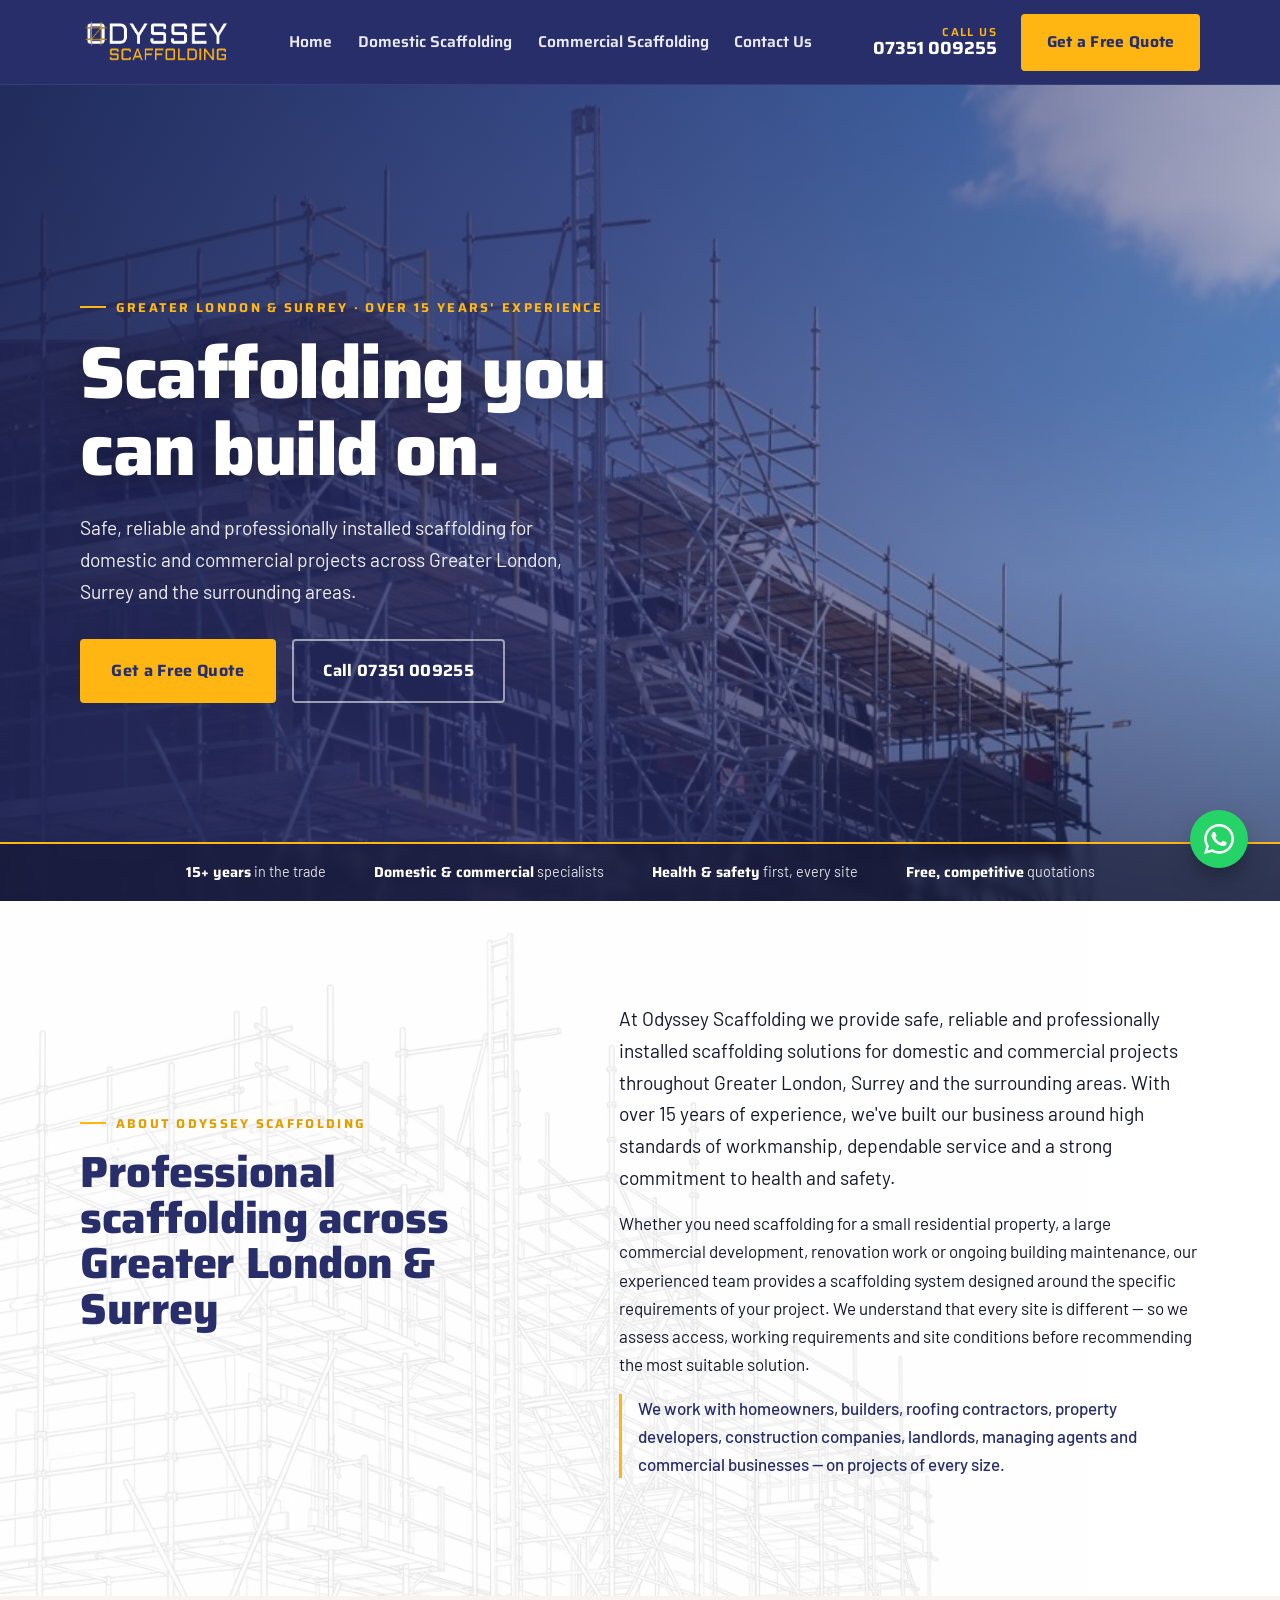
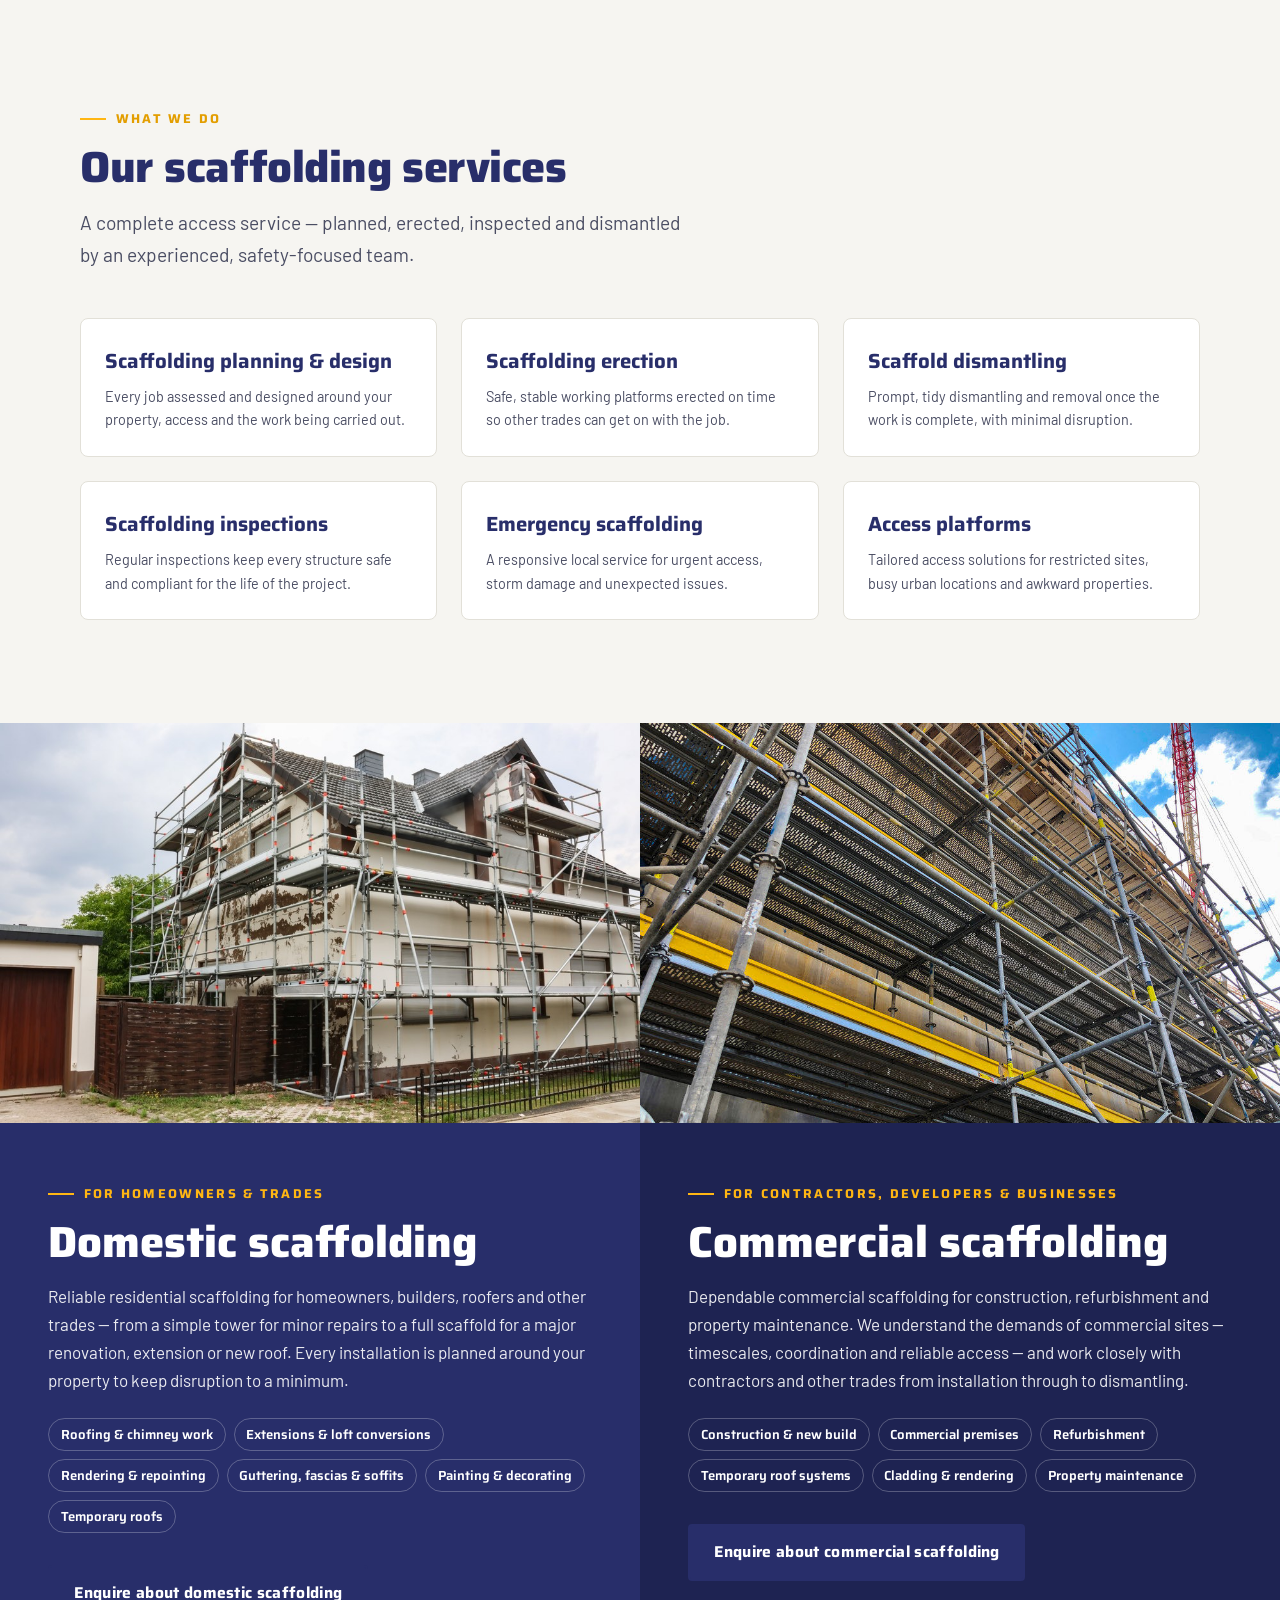
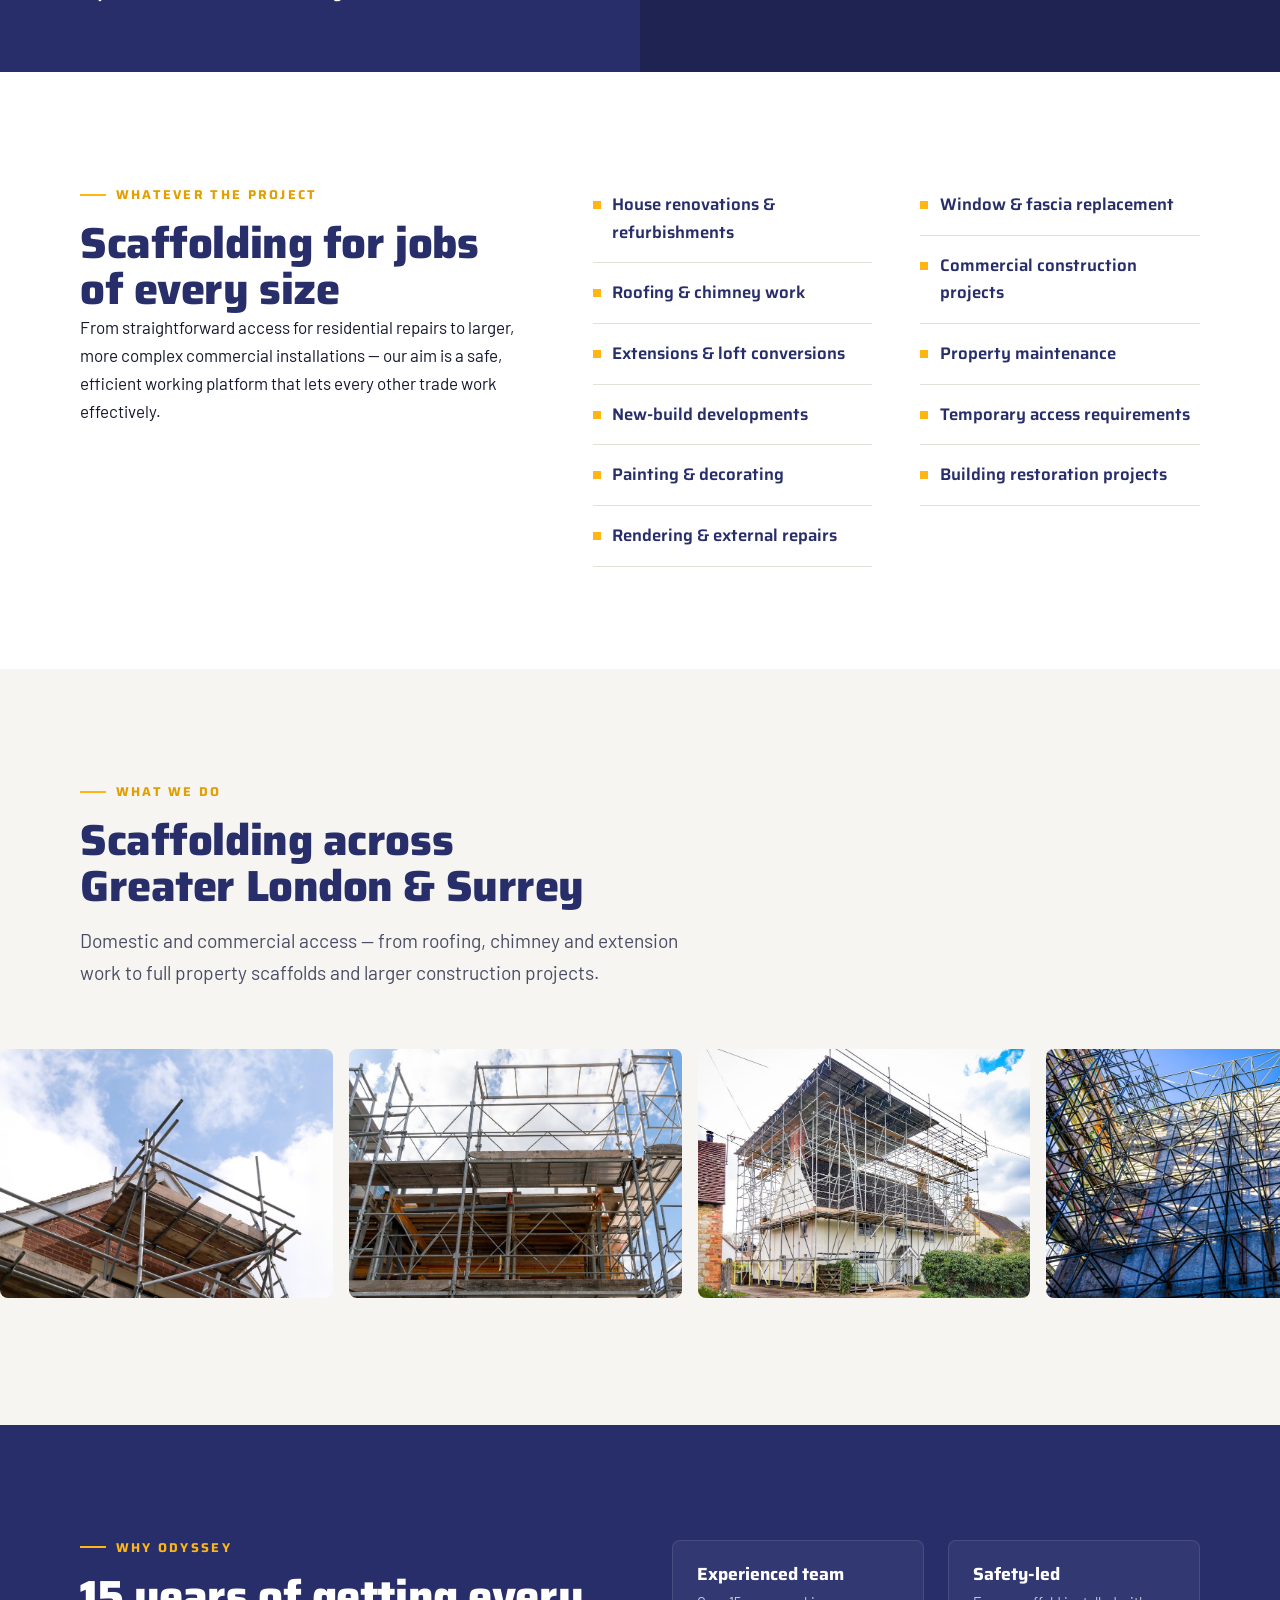
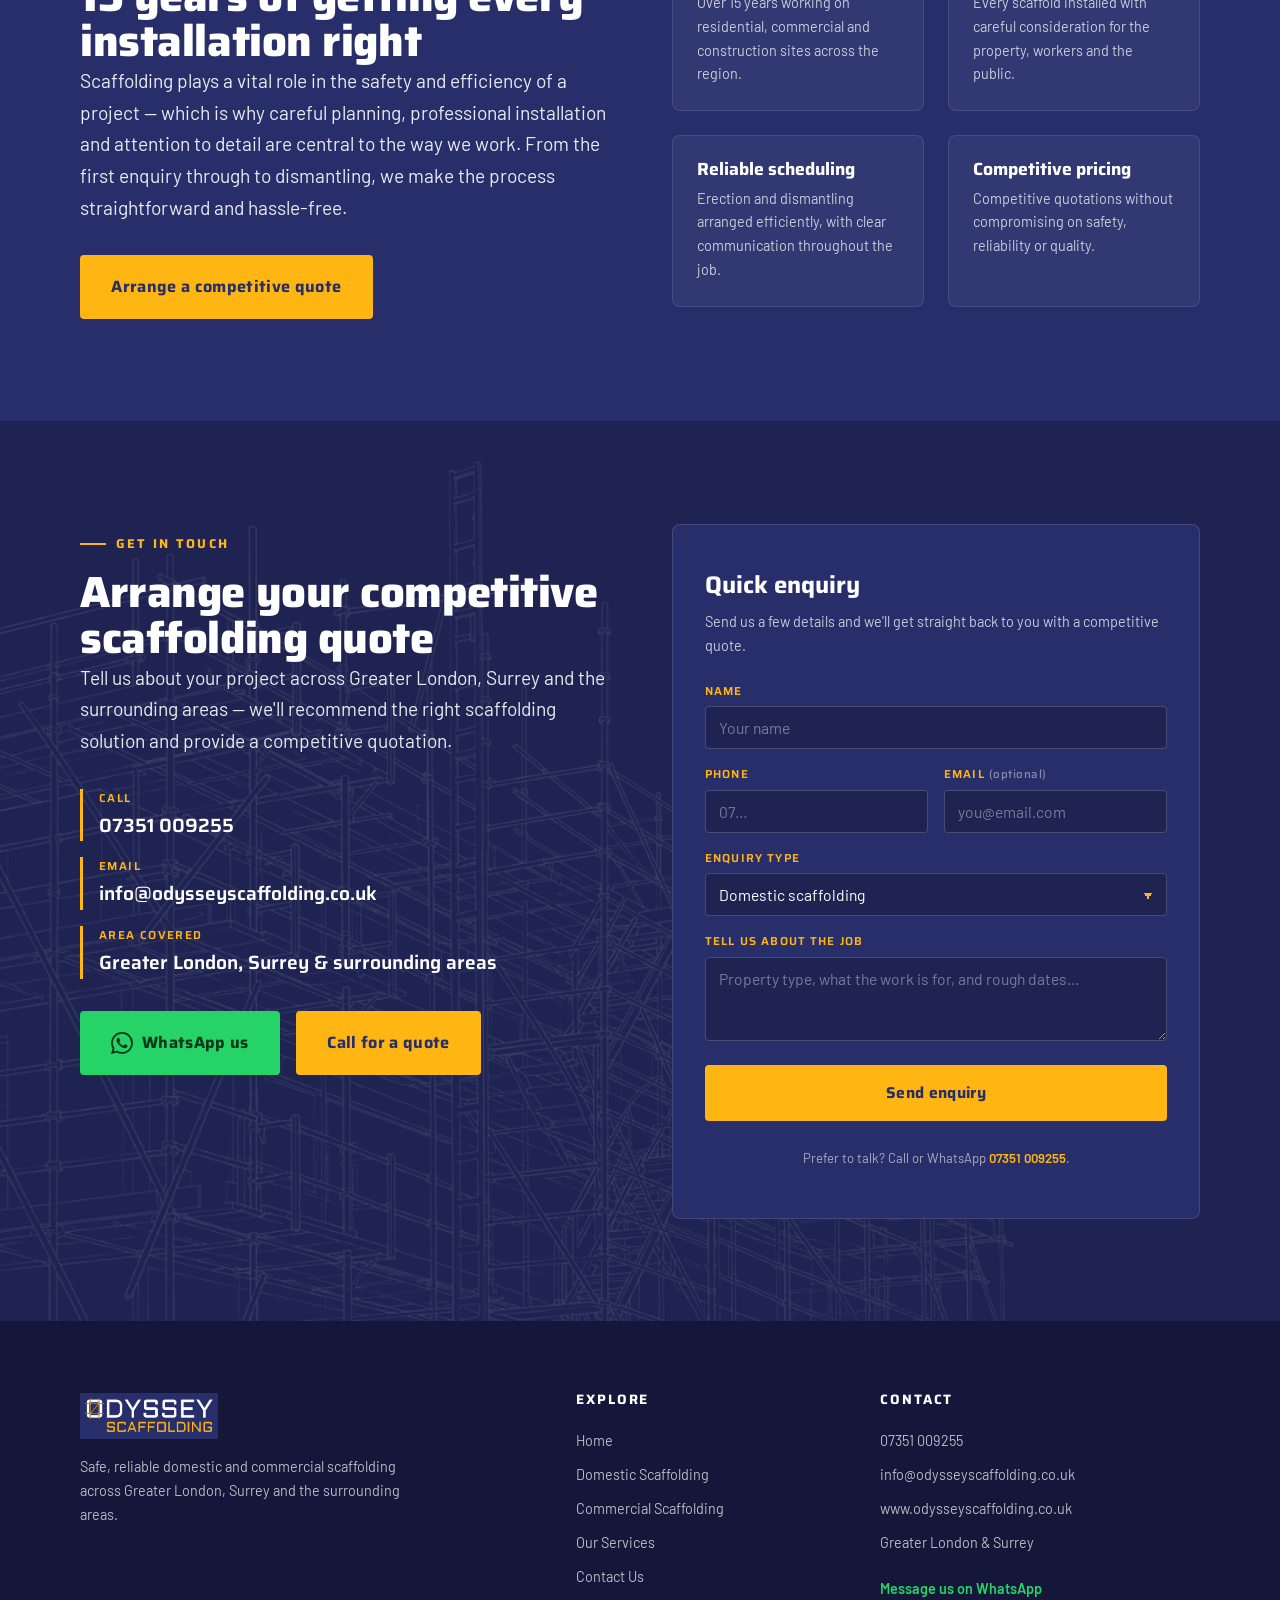
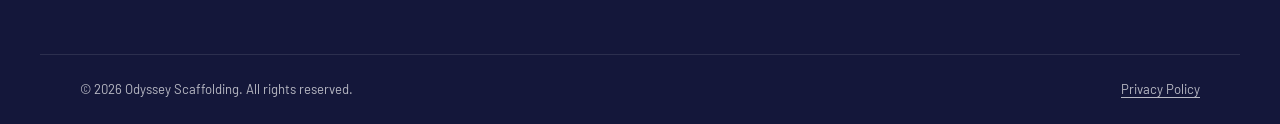
<file: index.html>
<!DOCTYPE html>
<html lang="en-GB">
<head>
  <meta charset="UTF-8" />
  <meta name="viewport" content="width=device-width, initial-scale=1" />
  <title>Odyssey Scaffolding | Domestic &amp; Commercial Scaffolding — Greater London &amp; Surrey</title>
  <meta name="description" content="Odyssey Scaffolding provides safe, reliable domestic and commercial scaffolding across Greater London, Surrey and the surrounding areas. Over 15 years' experience. Free, competitive quotations." />

  <!-- Canonical points at the Netlify URL because that is where the site actually
       lives. odysseyscaffolding.co.uk is currently PARKED — it returns the same blank
       114-byte page for every path, so canonicalising to it would deindex these pages.
       CHANGE THESE when the real domain is connected to this Netlify site. -->
  <link rel="canonical" href="https://odyssey-scaffolding.netlify.app/" />

  <!-- Favicon (built from the Odyssey scaffold-frame mark) -->
  <link rel="icon" type="image/png" sizes="32x32" href="assets/images/brand/favicon-32.png" />
  <link rel="icon" type="image/png" sizes="64x64" href="assets/images/brand/favicon-64.png" />
  <link rel="apple-touch-icon" href="assets/images/brand/favicon-180.png" />

  <!-- Fonts: Saira (engineered headings) + Barlow (body). Real, on-brand, non-generic. -->
  <link rel="preconnect" href="https://fonts.googleapis.com" />
  <link rel="preconnect" href="https://fonts.gstatic.com" crossorigin />
  <link href="https://fonts.googleapis.com/css2?family=Saira:wght@500;600;700;800&family=Barlow:wght@400;500;600;700&display=swap" rel="stylesheet" />

  <link rel="stylesheet" href="styles.css" />

  <!-- Mark that JS is available BEFORE render, so scroll-reveal only hides content
       when JS can reveal it again (graceful degradation if JS is off/fails). -->
  <script>document.documentElement.classList.add('js');</script>
</head>
<body>

  <!-- ============================================================= -->
  <!-- HEADER / NAV                                                   -->
  <!-- ============================================================= -->
  <header class="site-header" id="top">
    <div class="container header-inner">
      <a class="site-logo" href="#top" aria-label="Odyssey Scaffolding — home">
        <img src="assets/images/brand/odyssey-logo.jpg" alt="Odyssey Scaffolding" />
      </a>

      <nav class="main-nav" aria-label="Primary">
        <a href="#top">Home</a>
        <a href="domestic-scaffolding.html">Domestic Scaffolding</a>
        <a href="commercial-scaffolding.html">Commercial Scaffolding</a>
        <a href="contact.html">Contact Us</a>
      </nav>

      <div class="header-actions">
        <a class="header-phone" href="tel:07351009255">
          <span class="header-phone__label">Call us</span>
          <span class="header-phone__num">07351 009255</span>
        </a>
        <a class="btn btn--amber header-cta" href="#contact">Get a Free Quote</a>
      </div>

      <button class="nav-toggle" id="navToggle" aria-label="Open menu" aria-expanded="false" aria-controls="mobileNav">
        <span></span><span></span><span></span>
      </button>
    </div>

    <!-- Mobile drawer -->
    <div class="mobile-nav" id="mobileNav" hidden>
      <a href="#top">Home</a>
      <a href="domestic-scaffolding.html">Domestic Scaffolding</a>
      <a href="commercial-scaffolding.html">Commercial Scaffolding</a>
      <a href="#services">Our Services</a>
      <a href="contact.html">Contact Us</a>
      <a class="btn btn--amber" href="#contact">Get a Free Quote</a>
      <a class="mobile-nav__call" href="tel:07351009255">Call 07351 009255</a>
    </div>
  </header>

  <main>
    <!-- ============================================================= -->
    <!-- HERO                                                          -->
    <!-- ============================================================= -->
    <section class="hero" id="hero">
      <div class="hero__media" aria-hidden="true">
        <img src="assets/images/scaffolding-project-commercial-and-domestic.jpg" alt="" fetchpriority="high" />
        <div class="hero__scrim"></div>
      </div>

      <div class="container hero__inner">
        <p class="eyebrow eyebrow--onDark">Greater London &amp; Surrey &middot; Over 15 years' experience</p>
        <h1 class="hero__title">Scaffolding you<br />can build on.</h1>
        <p class="hero__sub">
          Safe, reliable and professionally installed scaffolding for domestic and
          commercial projects across Greater London, Surrey and the surrounding areas.
        </p>
        <div class="hero__actions">
          <a class="btn btn--amber btn--lg" href="#contact">Get a Free Quote</a>
          <a class="btn btn--ghost btn--lg" href="tel:07351009255">Call 07351&nbsp;009255</a>
        </div>
      </div>

      <!-- Slim proof strip, kept inside the hero so it lands on the first screen -->
      <div class="hero__strip">
        <div class="container hero__strip-inner">
          <span><strong>15+ years</strong> in the trade</span>
          <span><strong>Domestic &amp; commercial</strong> specialists</span>
          <span><strong>Health &amp; safety</strong> first, every site</span>
          <span><strong>Free, competitive</strong> quotations</span>
        </div>
      </div>
    </section>

    <!-- ============================================================= -->
    <!-- ABOUT                                                         -->
    <!-- ============================================================= -->
    <section class="section about" id="about">
      <div class="container about__grid">
        <div class="about__lead">
          <p class="eyebrow">About Odyssey Scaffolding</p>
          <h2 class="section-title">Professional scaffolding across Greater&nbsp;London &amp; Surrey</h2>
        </div>
        <div class="about__body">
          <p class="lead-para">
            At Odyssey Scaffolding we provide safe, reliable and professionally installed
            scaffolding solutions for domestic and commercial projects throughout Greater
            London, Surrey and the surrounding areas. With over 15 years of experience, we've
            built our business around high standards of workmanship, dependable service and a
            strong commitment to health and safety.
          </p>
          <p>
            Whether you need scaffolding for a small residential property, a large commercial
            development, renovation work or ongoing building maintenance, our experienced team
            provides a scaffolding system designed around the specific requirements of your
            project. We understand that every site is different — so we assess access, working
            requirements and site conditions before recommending the most suitable solution.
          </p>
          <p class="about__who">
            We work with homeowners, builders, roofing contractors, property developers,
            construction companies, landlords, managing agents and commercial businesses —
            on projects of every size.
          </p>
        </div>
      </div>
    </section>

    <!-- ============================================================= -->
    <!-- SERVICES — the six scaffold types (as per reference site)     -->
    <!-- ============================================================= -->
    <section class="section services" id="services">
      <div class="container">
        <div class="section-head">
          <p class="eyebrow">What we do</p>
          <h2 class="section-title">Our scaffolding services</h2>
          <p class="section-intro">
            A complete access service — planned, erected, inspected and dismantled by an
            experienced, safety-focused team.
          </p>
        </div>

        <!-- Text-led tiles (no decorative icons). Scaffold-line motif + amber accent on hover. -->
        <ul class="services-grid">
          <li class="service-card reveal">
            <span class="service-card__rule" aria-hidden="true"></span>
            <h3>Scaffolding planning &amp; design</h3>
            <p>Every job assessed and designed around your property, access and the work being carried out.</p>
          </li>
          <li class="service-card reveal">
            <span class="service-card__rule" aria-hidden="true"></span>
            <h3>Scaffolding erection</h3>
            <p>Safe, stable working platforms erected on time so other trades can get on with the job.</p>
          </li>
          <li class="service-card reveal">
            <span class="service-card__rule" aria-hidden="true"></span>
            <h3>Scaffold dismantling</h3>
            <p>Prompt, tidy dismantling and removal once the work is complete, with minimal disruption.</p>
          </li>
          <li class="service-card reveal">
            <span class="service-card__rule" aria-hidden="true"></span>
            <h3>Scaffolding inspections</h3>
            <p>Regular inspections keep every structure safe and compliant for the life of the project.</p>
          </li>
          <li class="service-card reveal">
            <span class="service-card__rule" aria-hidden="true"></span>
            <h3>Emergency scaffolding</h3>
            <p>A responsive local service for urgent access, storm damage and unexpected issues.</p>
          </li>
          <li class="service-card reveal">
            <span class="service-card__rule" aria-hidden="true"></span>
            <h3>Access platforms</h3>
            <p>Tailored access solutions for restricted sites, busy urban locations and awkward properties.</p>
          </li>
        </ul>
      </div>
    </section>

    <!-- ============================================================= -->
    <!-- DOMESTIC + COMMERCIAL — two doors                             -->
    <!-- ============================================================= -->
    <section class="split" id="domestic">
      <div class="split__panel split__panel--domestic">
        <div class="split__media">
          <img src="assets/images/domestic-scaffolding-solutions.jpg" alt="Full scaffolding erected around a two-storey house for external works" loading="lazy" width="1000" height="666" />
        </div>
        <div class="split__content">
          <p class="eyebrow">For homeowners &amp; trades</p>
          <h2 class="split__title">Domestic scaffolding</h2>
          <p>
            Reliable residential scaffolding for homeowners, builders, roofers and other trades —
            from a simple tower for minor repairs to a full scaffold for a major renovation,
            extension or new roof. Every installation is planned around your property to keep
            disruption to a minimum.
          </p>
          <ul class="tag-list">
            <li>Roofing &amp; chimney work</li>
            <li>Extensions &amp; loft conversions</li>
            <li>Rendering &amp; repointing</li>
            <li>Guttering, fascias &amp; soffits</li>
            <li>Painting &amp; decorating</li>
            <li>Temporary roofs</li>
          </ul>
          <a class="btn btn--navy" href="#contact">Enquire about domestic scaffolding</a>
        </div>
      </div>

      <div class="split__panel split__panel--commercial" id="commercial">
        <div class="split__media">
          <img src="assets/images/large-scaffolding-projects.jpg" alt="Multi-lift scaffolding across a large commercial construction site with a tower crane overhead" loading="lazy" width="1000" height="750" />
        </div>
        <div class="split__content">
          <p class="eyebrow">For contractors, developers &amp; businesses</p>
          <h2 class="split__title">Commercial scaffolding</h2>
          <p>
            Dependable commercial scaffolding for construction, refurbishment and property
            maintenance. We understand the demands of commercial sites — timescales, coordination
            and reliable access — and work closely with contractors and other trades from
            installation through to dismantling.
          </p>
          <ul class="tag-list">
            <li>Construction &amp; new build</li>
            <li>Commercial premises</li>
            <li>Refurbishment</li>
            <li>Temporary roof systems</li>
            <li>Cladding &amp; rendering</li>
            <li>Property maintenance</li>
          </ul>
          <a class="btn btn--navy" href="#contact">Enquire about commercial scaffolding</a>
        </div>
      </div>
    </section>

    <!-- ============================================================= -->
    <!-- "WE CAN PROVIDE SCAFFOLDING FOR" — editorial list             -->
    <!-- ============================================================= -->
    <section class="section uses">
      <div class="container uses__grid">
        <div class="uses__intro">
          <p class="eyebrow">Whatever the project</p>
          <h2 class="section-title">Scaffolding for jobs of every size</h2>
          <p>
            From straightforward access for residential repairs to larger, more complex
            commercial installations — our aim is a safe, efficient working platform that lets
            every other trade work effectively.
          </p>
        </div>
        <ul class="uses__list">
          <li>House renovations &amp; refurbishments</li>
          <li>Roofing &amp; chimney work</li>
          <li>Extensions &amp; loft conversions</li>
          <li>New-build developments</li>
          <li>Painting &amp; decorating</li>
          <li>Rendering &amp; external repairs</li>
          <li>Window &amp; fascia replacement</li>
          <li>Commercial construction projects</li>
          <li>Property maintenance</li>
          <li>Temporary access requirements</li>
          <li>Building restoration projects</li>
        </ul>
      </div>
    </section>

    <!-- ============================================================= -->
    <!-- SHOWCASE — real job photos                                    -->
    <!-- ============================================================= -->
    <section class="section showcase">
      <div class="container">
        <div class="section-head">
          <p class="eyebrow">What we do</p>
          <h2 class="section-title">Scaffolding across Greater&nbsp;London &amp; Surrey</h2>
          <p class="section-intro">
            Domestic and commercial access — from roofing, chimney and extension work to full
            property scaffolds and larger construction projects.
          </p>
        </div>
      </div>
      <!-- NOTE: stock scaffolding photography supplied by the client, NOT Odyssey job
           photos. The section copy above deliberately does not claim these are
           recent Odyssey projects — see PLACEHOLDERS.md. -->
      <div class="showcase__strip">
        <figure class="showcase__item reveal"><img src="assets/images/reliable-domestic-scaffolding.jpg" alt="Scaffolding to the gable end and roof edge of a brick house" loading="lazy" width="1000" height="693" /></figure>
        <figure class="showcase__item reveal"><img src="assets/images/professional-commercial-scaffolding.jpg" alt="Multi-lift scaffolding and timber formwork on a commercial construction site" loading="lazy" width="1000" height="667" /></figure>
        <figure class="showcase__item reveal"><img src="assets/images/domestic-scaffolding-residential-homes.jpg" alt="Scaffolding and a temporary roof over a house during major renovation work" loading="lazy" width="1000" height="691" /></figure>
        <figure class="showcase__item reveal"><img src="assets/images/scaffolding-projects-near-me.jpg" alt="Dense scaffolding framework rising up the face of a large building" loading="lazy" width="1000" height="666" /></figure>
        <figure class="showcase__item reveal"><img src="assets/images/commercial-scaffolding.jpg" alt="Scaffolding around a large period commercial building undergoing refurbishment" loading="lazy" width="1000" height="750" /></figure>
        <figure class="showcase__item reveal"><img src="assets/images/scaffolding-materials.jpg" alt="Close-up of scaffold tubes and couplers fixed together" loading="lazy" width="1000" height="667" /></figure>
      </div>
    </section>

    <!-- ============================================================= -->
    <!-- PROOF BAND — 15 years / why choose                            -->
    <!-- ============================================================= -->
    <section class="section why">
      <div class="container why__grid">
        <div class="why__lead">
          <p class="eyebrow eyebrow--onDark">Why Odyssey</p>
          <h2 class="section-title section-title--onDark">15 years of getting every installation right</h2>
          <p class="why__text">
            Scaffolding plays a vital role in the safety and efficiency of a project — which is
            why careful planning, professional installation and attention to detail are central
            to the way we work. From the first enquiry through to dismantling, we make the
            process straightforward and hassle-free.
          </p>
          <a class="btn btn--amber btn--lg" href="#contact">Arrange a competitive quote</a>
        </div>
        <ul class="why__points">
          <li class="reveal"><h3>Experienced team</h3><p>Over 15 years working on residential, commercial and construction sites across the region.</p></li>
          <li class="reveal"><h3>Safety-led</h3><p>Every scaffold installed with careful consideration for the property, workers and the public.</p></li>
          <li class="reveal"><h3>Reliable scheduling</h3><p>Erection and dismantling arranged efficiently, with clear communication throughout the job.</p></li>
          <li class="reveal"><h3>Competitive pricing</h3><p>Competitive quotations without compromising on safety, reliability or quality.</p></li>
        </ul>
      </div>
    </section>

    <!-- ============================================================= -->
    <!-- CONTACT / CTA                                                 -->
    <!-- ============================================================= -->
    <section class="section contact" id="contact">
      <div class="container contact__grid">
        <div class="contact__lead">
          <p class="eyebrow eyebrow--onDark">Get in touch</p>
          <h2 class="section-title section-title--onDark">Arrange your competitive scaffolding quote</h2>
          <p class="contact__text">
            Tell us about your project across Greater London, Surrey and the surrounding areas —
            we'll recommend the right scaffolding solution and provide a competitive quotation.
          </p>

          <ul class="contact__methods">
            <li>
              <span class="contact__label">Call</span>
              <a href="tel:07351009255">07351 009255</a>
            </li>
            <li>
              <span class="contact__label">Email</span>
              <a href="mailto:info@odysseyscaffolding.co.uk">info@odysseyscaffolding.co.uk</a>
            </li>
            <li>
              <span class="contact__label">Area covered</span>
              <span>Greater London, Surrey &amp; surrounding areas</span>
            </li>
          </ul>

          <div class="contact__buttons">
            <a class="btn btn--whatsapp btn--lg" href="https://wa.me/447351009255?text=Hi%20Odyssey%20Scaffolding%2C%20I%27d%20like%20a%20quote" target="_blank" rel="noopener">
              <span class="wa-glyph" aria-hidden="true">
                <svg viewBox="0 0 24 24" width="22" height="22" fill="currentColor"><path d="M17.472 14.382c-.297-.149-1.758-.867-2.03-.967-.273-.099-.471-.148-.67.15-.197.297-.767.966-.94 1.164-.173.199-.347.223-.644.075-.297-.15-1.255-.463-2.39-1.475-.883-.788-1.48-1.761-1.653-2.059-.173-.297-.018-.458.13-.606.134-.133.298-.347.446-.52.149-.174.198-.298.298-.497.099-.198.05-.371-.025-.52-.075-.149-.669-1.612-.916-2.207-.242-.579-.487-.5-.669-.51-.173-.008-.371-.01-.57-.01-.198 0-.52.074-.792.372-.272.297-1.04 1.016-1.04 2.479 0 1.462 1.065 2.875 1.213 3.074.149.198 2.096 3.2 5.077 4.487.709.306 1.262.489 1.694.625.712.227 1.36.195 1.871.118.571-.085 1.758-.719 2.006-1.413.248-.694.248-1.289.173-1.413-.074-.124-.272-.198-.57-.347m-5.421 7.403h-.004a9.87 9.87 0 01-5.031-1.378l-.361-.214-3.741.982.999-3.648-.235-.374a9.86 9.86 0 01-1.51-5.26c.001-5.45 4.436-9.884 9.888-9.884 2.64 0 5.122 1.03 6.988 2.898a9.825 9.825 0 012.893 6.994c-.003 5.45-4.437 9.884-9.885 9.884m8.413-18.297A11.815 11.815 0 0012.05 0C5.495 0 .16 5.335.157 11.892c0 2.096.547 4.142 1.588 5.945L.057 24l6.305-1.654a11.882 11.882 0 005.683 1.448h.005c6.554 0 11.89-5.335 11.893-11.893a11.821 11.821 0 00-3.48-8.413z"/></svg>
              </span>
              WhatsApp us
            </a>
            <a class="btn btn--amber btn--lg" href="tel:07351009255">Call for a quote</a>
          </div>
        </div>

        <aside class="contact__card">
          <h3>Quick enquiry</h3>
          <p class="contact__card-text">
            Send us a few details and we'll get straight back to you with a competitive quote.
          </p>

          <!-- PLACEHOLDER (submission method): with no backend this form composes a pre-filled
               email to info@odysseyscaffolding.co.uk and opens the visitor's mail app (see main.js).
               When hosting, swap this for a real endpoint, e.g.:
                 <form action="https://formspree.io/f/XXXX" method="POST"> ... </form>
               (Formspree / Netlify Forms / Web3Forms) and remove the mailto handler in main.js. -->
          <!-- Posts to Formspree. action/method are on the form itself, so it still
               works with JavaScript disabled; main.js intercepts it to submit in the
               background and keep the visitor on the page. -->
          <form class="enquiry-form" id="enquiryForm" aria-label="Quick enquiry form"
                action="https://formspree.io/f/xljerlze" method="POST">
            <!-- Honeypot: hidden from people, bots fill it, Formspree discards those. -->
            <input type="text" name="_gotcha" tabindex="-1" autocomplete="off" aria-hidden="true" hidden />
            <input type="hidden" name="_subject" value="Website enquiry — Odyssey Scaffolding" />
            <div class="field">
              <label for="ef-name">Name</label>
              <input id="ef-name" name="name" type="text" required autocomplete="name" placeholder="Your name" />
            </div>

            <div class="field-row">
              <div class="field">
                <label for="ef-phone">Phone</label>
                <input id="ef-phone" name="phone" type="tel" required autocomplete="tel" placeholder="07…" />
              </div>
              <div class="field">
                <label for="ef-email">Email <span class="field__opt">(optional)</span></label>
                <input id="ef-email" name="email" type="email" autocomplete="email" placeholder="you@email.com" />
              </div>
            </div>

            <div class="field">
              <label for="ef-service">Enquiry type</label>
              <select id="ef-service" name="service">
                <option value="Domestic scaffolding">Domestic scaffolding</option>
                <option value="Commercial scaffolding">Commercial scaffolding</option>
                <option value="Other / not sure">Other / not sure</option>
              </select>
            </div>

            <div class="field">
              <label for="ef-message">Tell us about the job</label>
              <textarea id="ef-message" name="message" rows="3" placeholder="Property type, what the work is for, and rough dates…"></textarea>
            </div>

            <button class="btn btn--amber btn--block enquiry-form__submit" type="submit">Send enquiry</button>
            <p class="enquiry-form__status" id="efStatus" role="status" aria-live="polite" hidden></p>
            <p class="enquiry-form__note">Prefer to talk? Call or WhatsApp <a href="tel:07351009255">07351&nbsp;009255</a>.</p>
          </form>
        </aside>
      </div>
    </section>
  </main>

  <!-- ============================================================= -->
  <!-- FOOTER                                                         -->
  <!-- ============================================================= -->
  <footer class="site-footer">
    <div class="container footer-grid">
      <div class="footer-brand">
        <img src="assets/images/brand/odyssey-logo.jpg" alt="Odyssey Scaffolding" class="footer-logo" />
        <p>Safe, reliable domestic and commercial scaffolding across Greater London, Surrey and the surrounding areas.</p>
      </div>

      <nav class="footer-col" aria-label="Footer">
        <h4>Explore</h4>
        <a href="#top">Home</a>
        <a href="domestic-scaffolding.html">Domestic Scaffolding</a>
        <a href="commercial-scaffolding.html">Commercial Scaffolding</a>
        <a href="#services">Our Services</a>
        <a href="contact.html">Contact Us</a>
      </nav>

      <div class="footer-col">
        <h4>Contact</h4>
        <a href="tel:07351009255">07351 009255</a>
        <a href="mailto:info@odysseyscaffolding.co.uk">info@odysseyscaffolding.co.uk</a>
        <a href="https://odysseyscaffolding.co.uk">www.odysseyscaffolding.co.uk</a>
        <span class="footer-area">Greater London &amp; Surrey</span>
        <!-- No social media (per brief). WhatsApp is the direct-message channel. -->
        <a class="footer-wa" href="https://wa.me/447351009255?text=Hi%20Odyssey%20Scaffolding%2C%20I%27d%20like%20a%20quote" target="_blank" rel="noopener">Message us on WhatsApp</a>
      </div>
    </div>

    <div class="container footer-bottom">
      <p>&copy; <span id="year">2026</span> Odyssey Scaffolding. All rights reserved.</p>
      <p class="footer-credit"><a href="privacy-policy.html">Privacy Policy</a></p>
    </div>
  </footer>

  <!-- Sticky WhatsApp button → 07351 009255 -->
  <a class="wa-fab" href="https://wa.me/447351009255?text=Hi%20Odyssey%20Scaffolding%2C%20I%27d%20like%20a%20quote"
     target="_blank" rel="noopener" aria-label="Message Odyssey Scaffolding on WhatsApp">
    <svg viewBox="0 0 24 24" width="30" height="30" fill="currentColor" aria-hidden="true"><path d="M17.472 14.382c-.297-.149-1.758-.867-2.03-.967-.273-.099-.471-.148-.67.15-.197.297-.767.966-.94 1.164-.173.199-.347.223-.644.075-.297-.15-1.255-.463-2.39-1.475-.883-.788-1.48-1.761-1.653-2.059-.173-.297-.018-.458.13-.606.134-.133.298-.347.446-.52.149-.174.198-.298.298-.497.099-.198.05-.371-.025-.52-.075-.149-.669-1.612-.916-2.207-.242-.579-.487-.5-.669-.51-.173-.008-.371-.01-.57-.01-.198 0-.52.074-.792.372-.272.297-1.04 1.016-1.04 2.479 0 1.462 1.065 2.875 1.213 3.074.149.198 2.096 3.2 5.077 4.487.709.306 1.262.489 1.694.625.712.227 1.36.195 1.871.118.571-.085 1.758-.719 2.006-1.413.248-.694.248-1.289.173-1.413-.074-.124-.272-.198-.57-.347m-5.421 7.403h-.004a9.87 9.87 0 01-5.031-1.378l-.361-.214-3.741.982.999-3.648-.235-.374a9.86 9.86 0 01-1.51-5.26c.001-5.45 4.436-9.884 9.888-9.884 2.64 0 5.122 1.03 6.988 2.898a9.825 9.825 0 012.893 6.994c-.003 5.45-4.437 9.884-9.885 9.884m8.413-18.297A11.815 11.815 0 0012.05 0C5.495 0 .16 5.335.157 11.892c0 2.096.547 4.142 1.588 5.945L.057 24l6.305-1.654a11.882 11.882 0 005.683 1.448h.005c6.554 0 11.89-5.335 11.893-11.893a11.821 11.821 0 00-3.48-8.413z"/></svg>
  </a>

  <script src="main.js"></script>
</body>
</html>
</file>
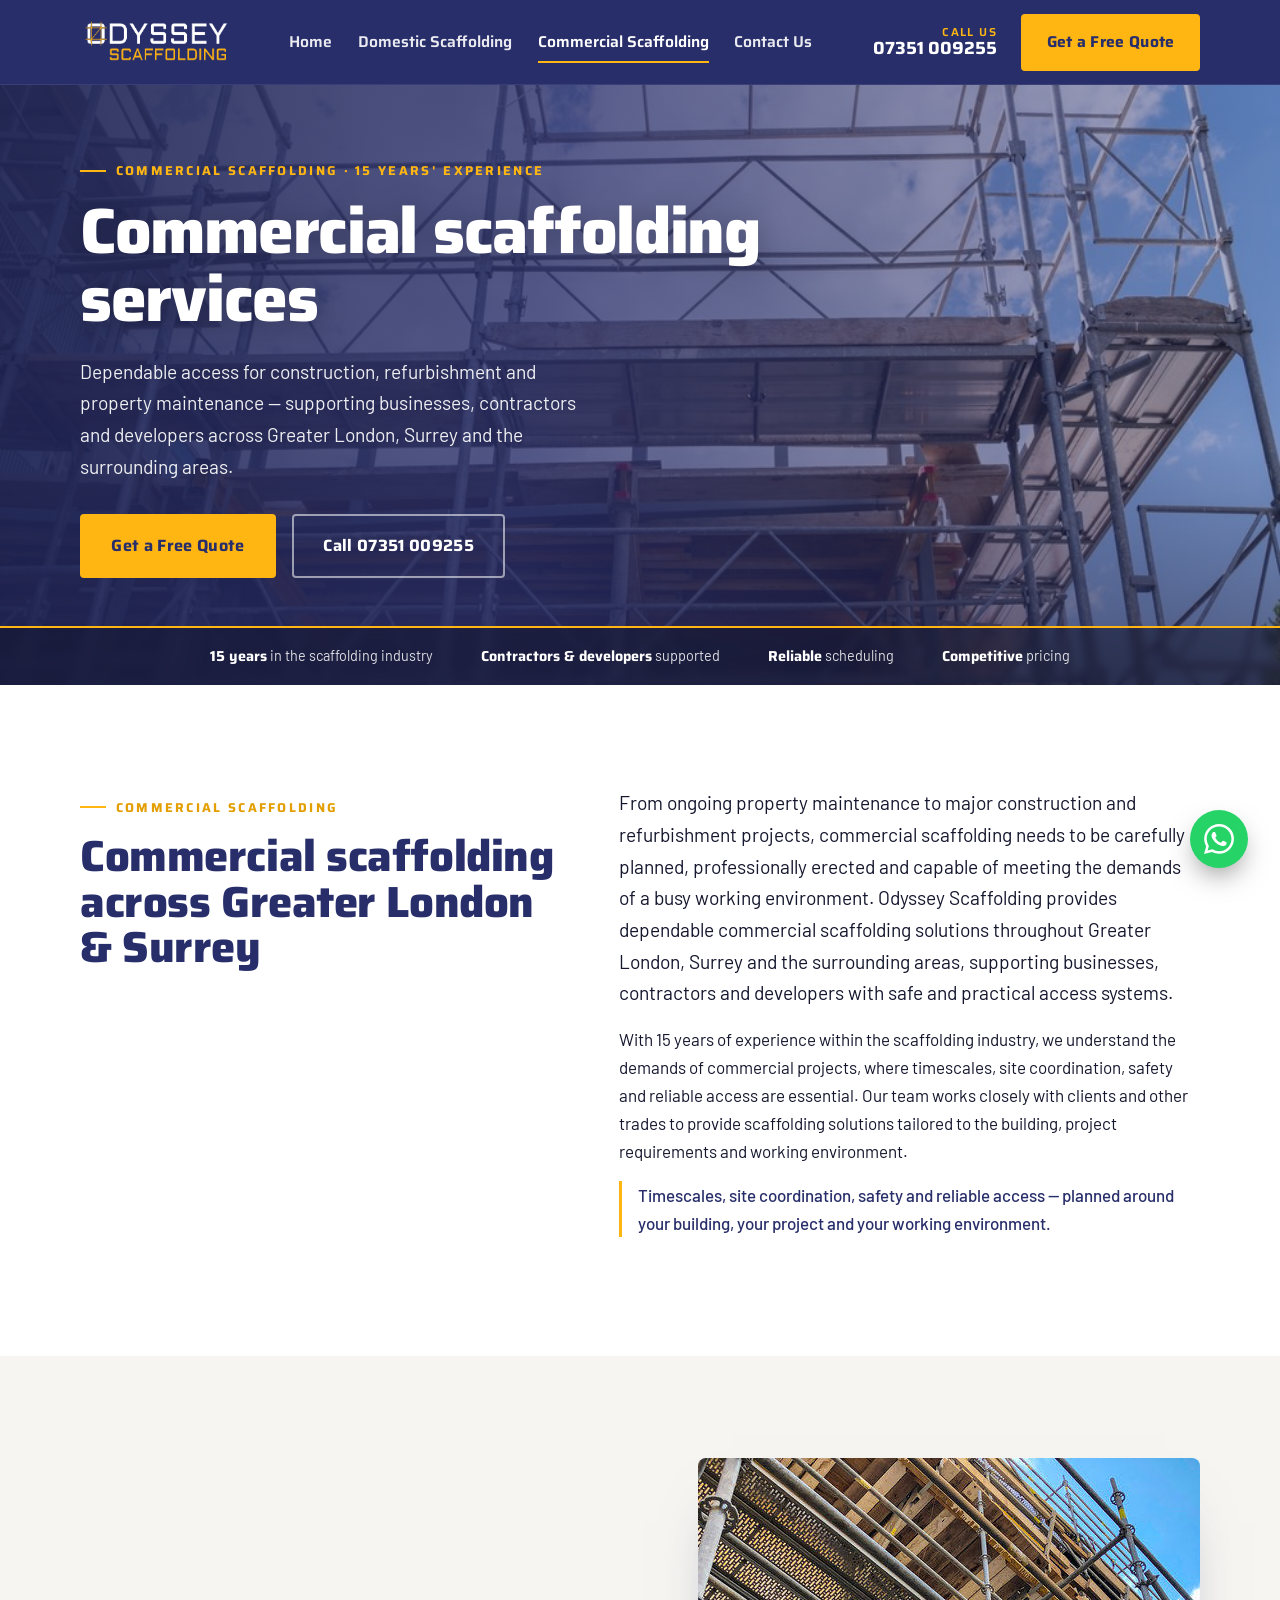
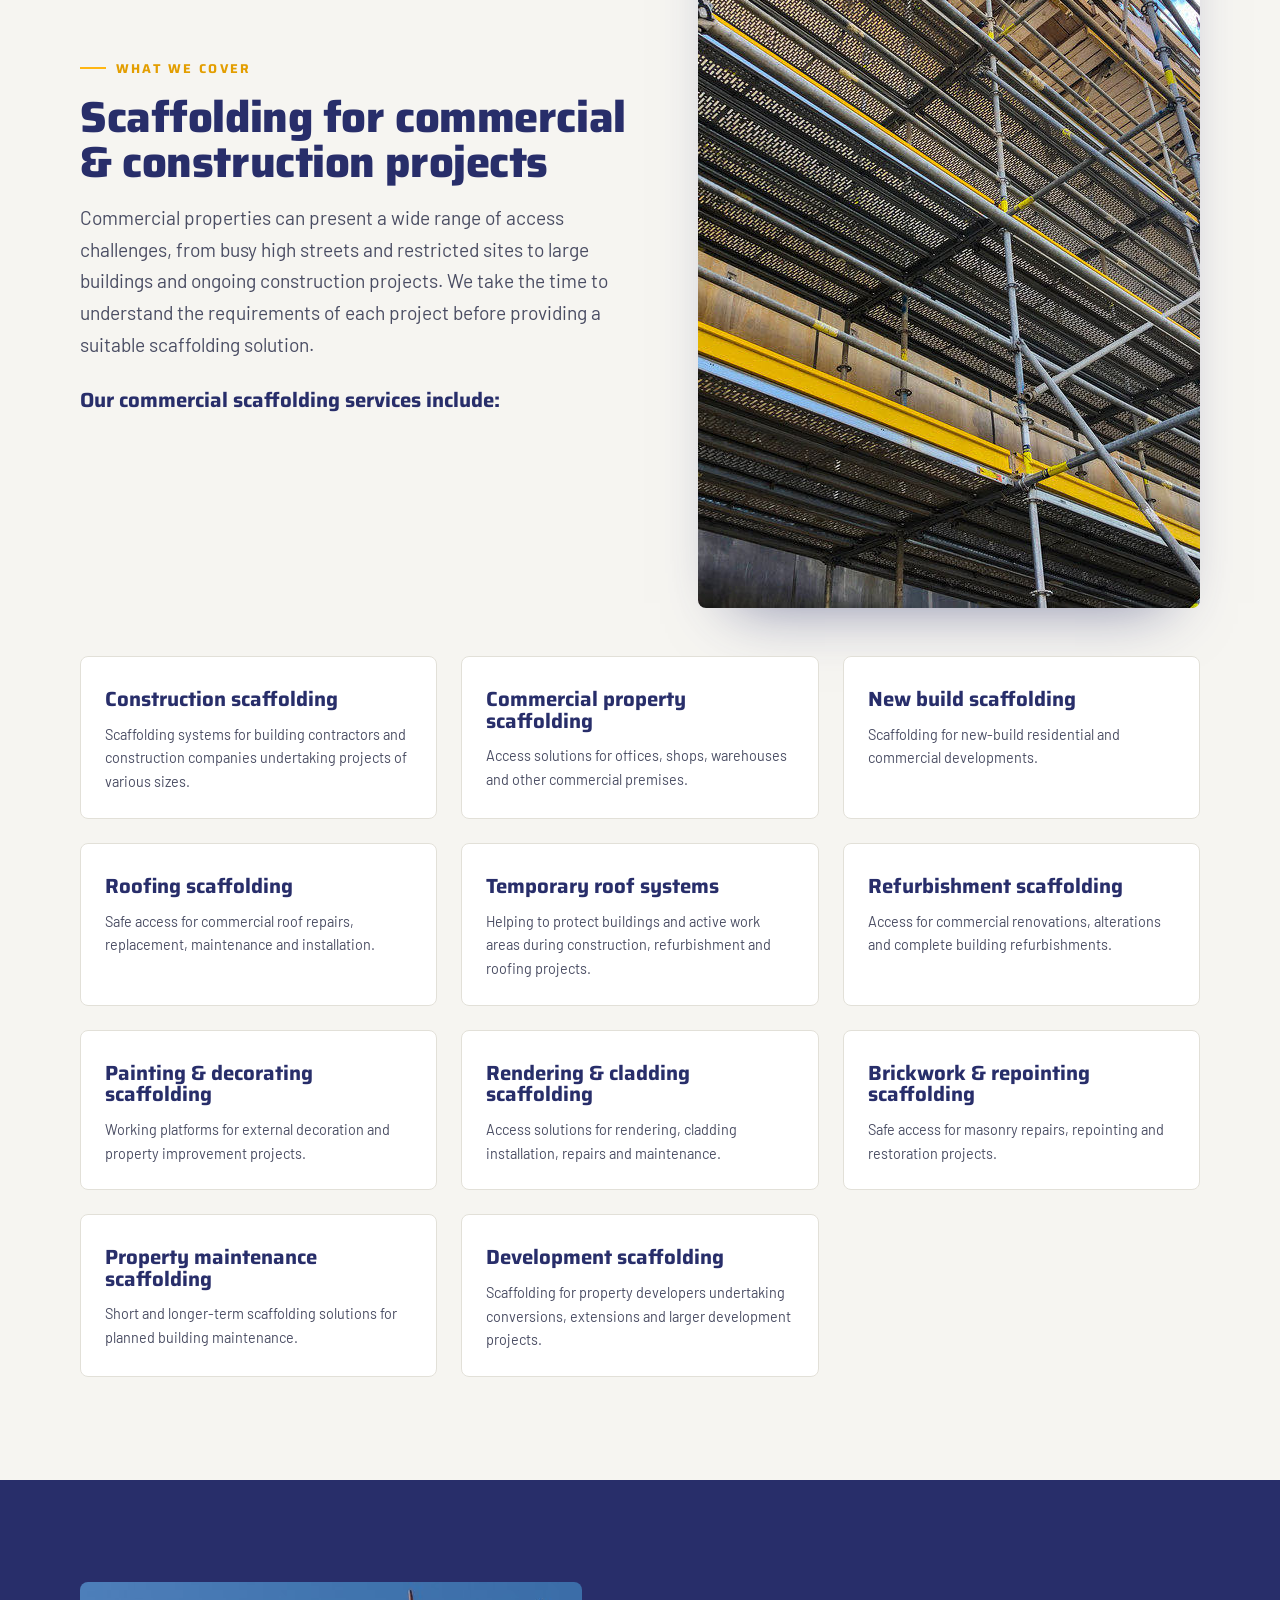
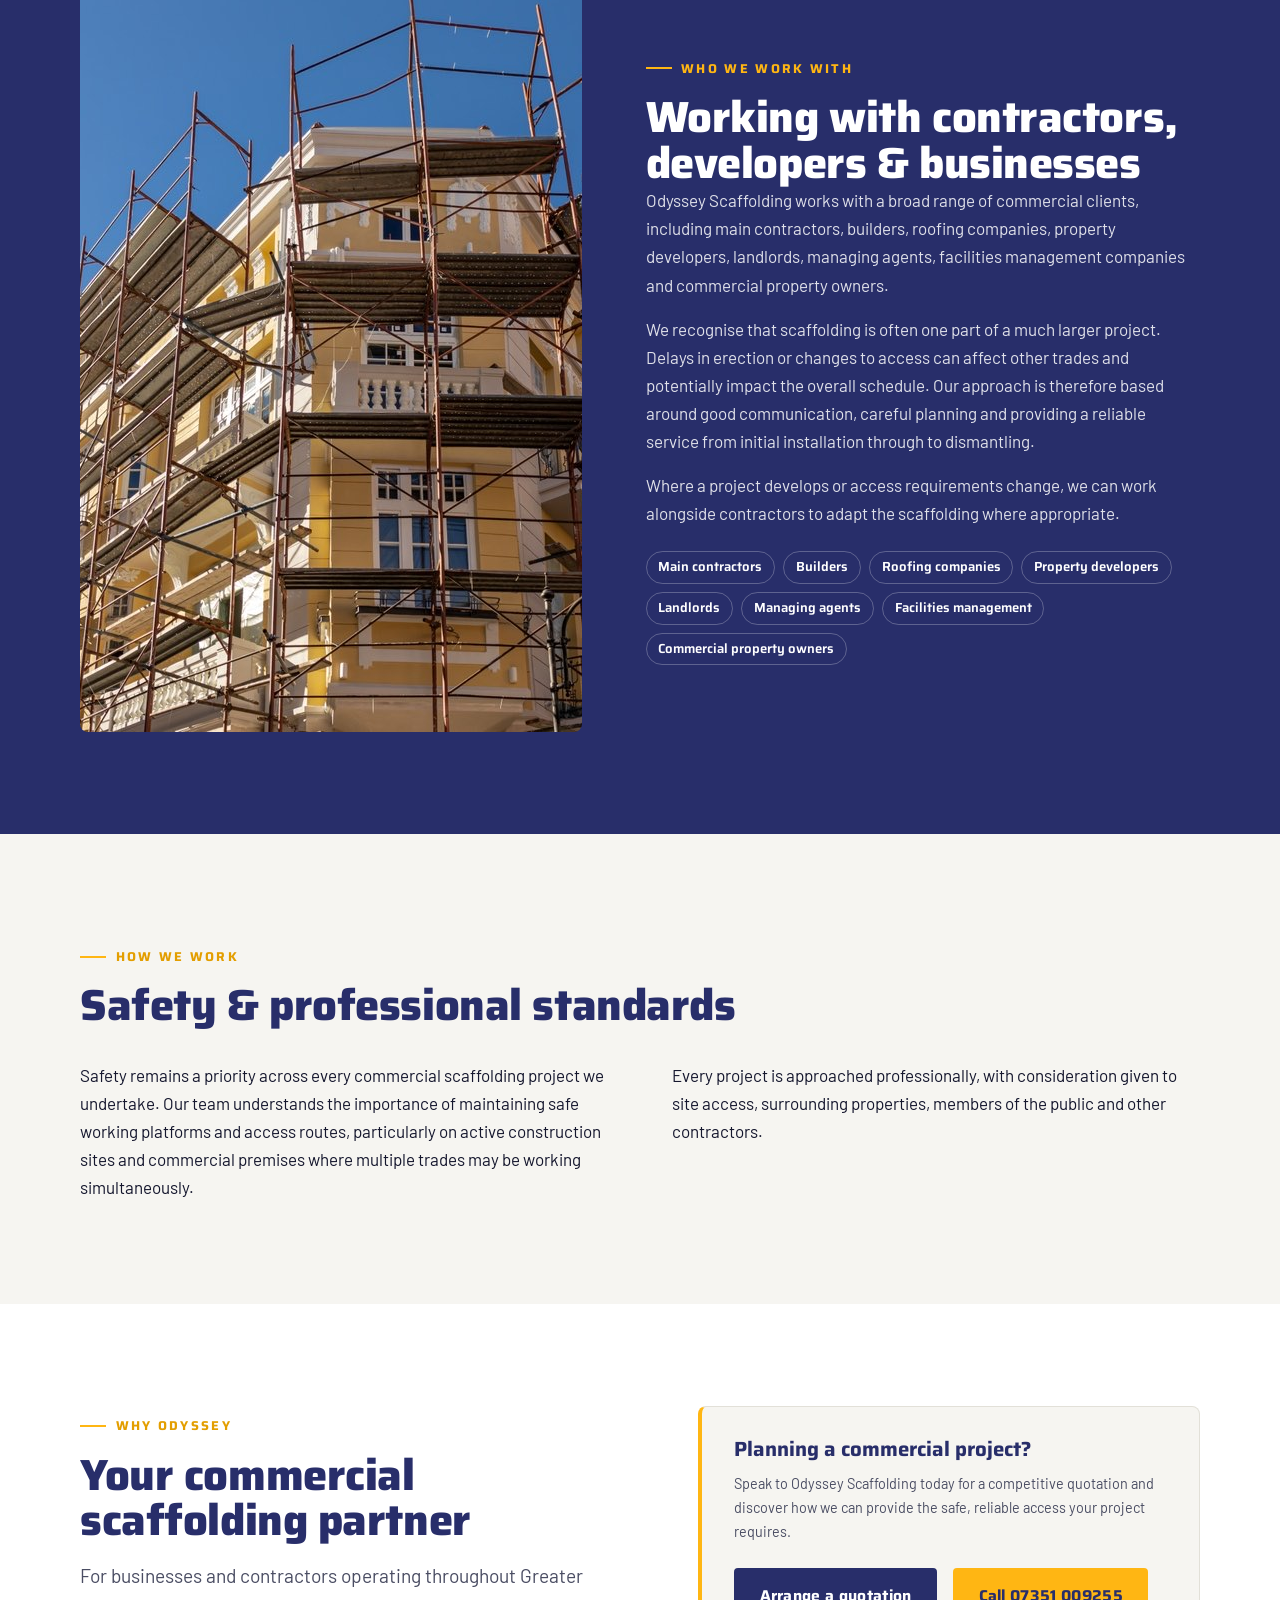
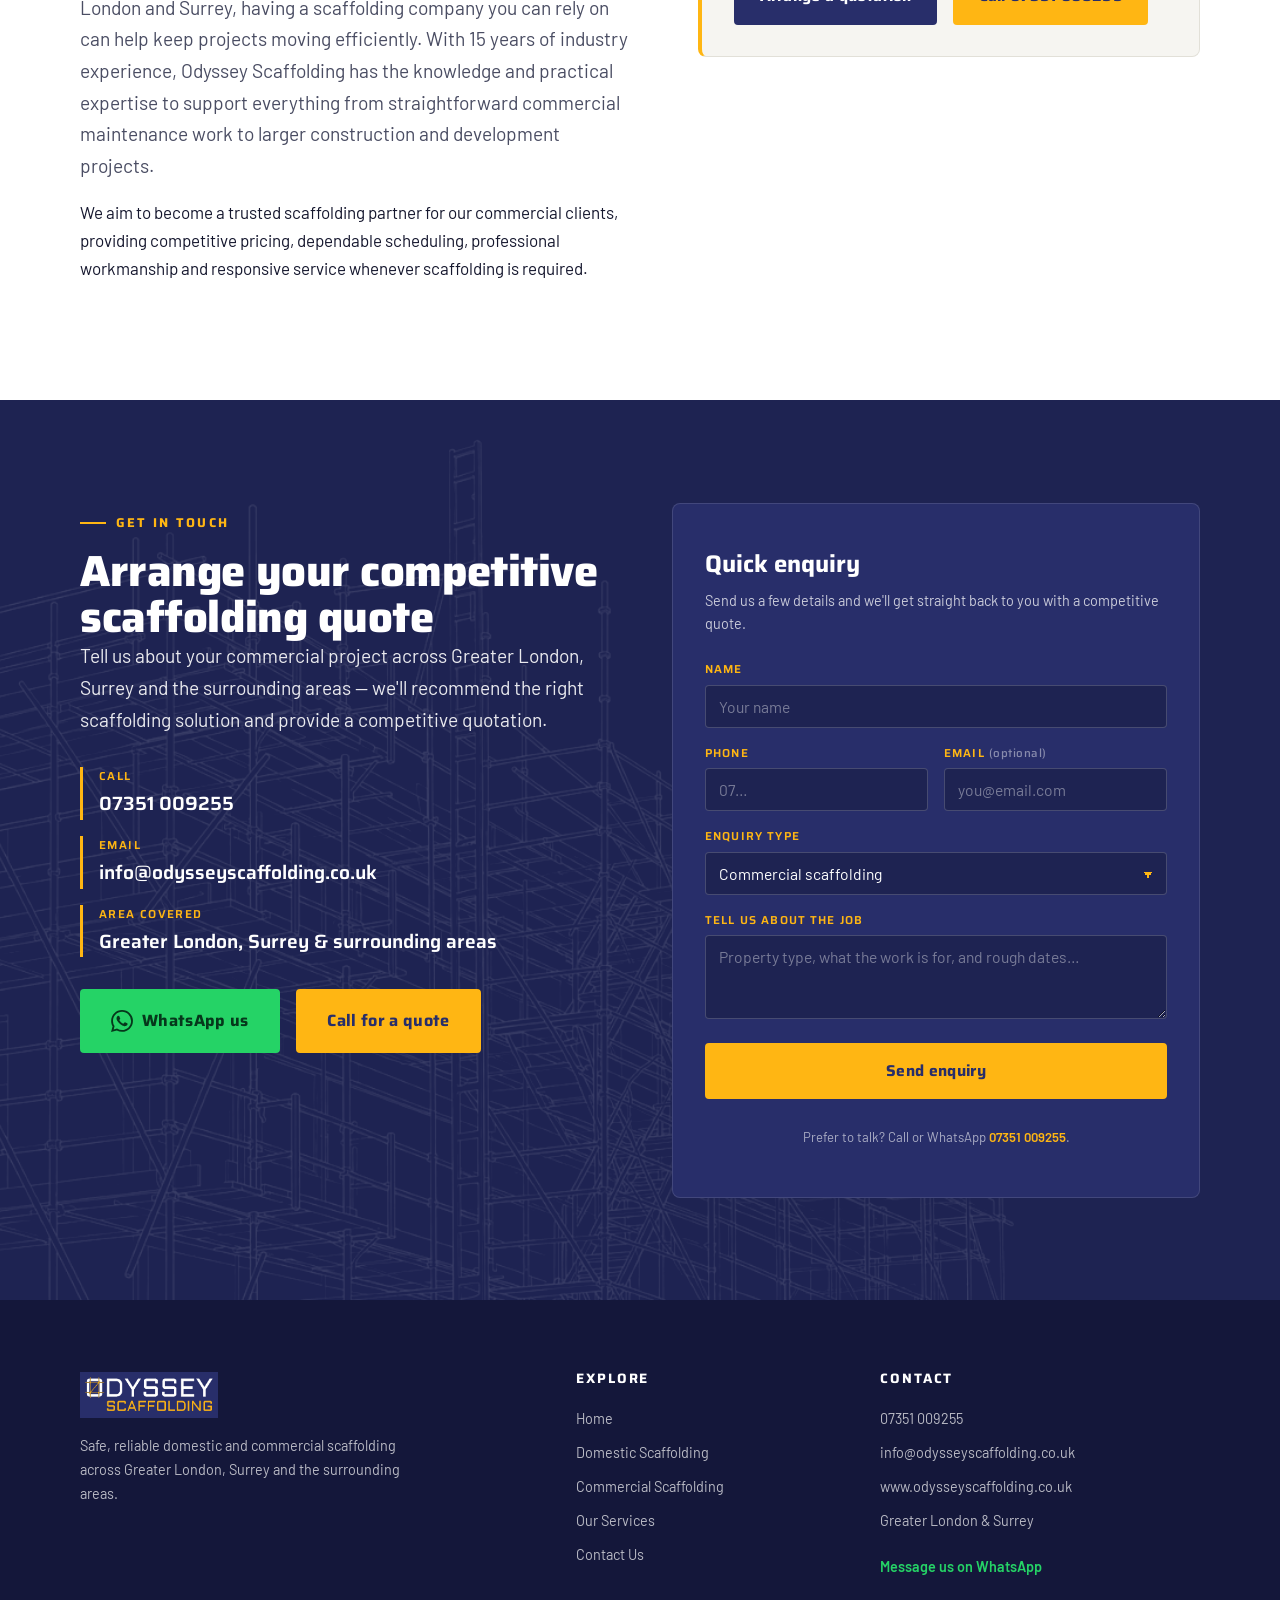
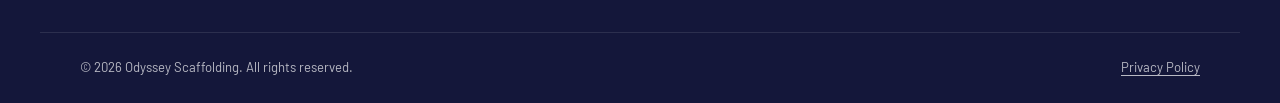
<file: commercial-scaffolding.html>
<!DOCTYPE html>
<html lang="en-GB">
<head>
  <meta charset="UTF-8" />
  <meta name="viewport" content="width=device-width, initial-scale=1" />
  <title>Commercial Scaffolding — Greater London &amp; Surrey | Odyssey Scaffolding</title>
  <meta name="description" content="Dependable commercial scaffolding across Greater London &amp; Surrey. 15 years' experience supporting contractors, developers and businesses on construction, refurbishment and maintenance projects." />

  <!-- Canonical points at the Netlify URL because that is where the site actually
       lives. odysseyscaffolding.co.uk is currently PARKED — it returns the same blank
       114-byte page for every path, so canonicalising to it would deindex these pages.
       CHANGE THESE when the real domain is connected to this Netlify site. -->
  <link rel="canonical" href="https://odyssey-scaffolding.netlify.app/commercial-scaffolding" />

  <!-- Favicon (built from the Odyssey scaffold-frame mark) -->
  <link rel="icon" type="image/png" sizes="32x32" href="assets/images/brand/favicon-32.png" />
  <link rel="icon" type="image/png" sizes="64x64" href="assets/images/brand/favicon-64.png" />
  <link rel="apple-touch-icon" href="assets/images/brand/favicon-180.png" />

  <!-- Fonts: Saira (engineered headings) + Barlow (body) — same as the rest of the site. -->
  <link rel="preconnect" href="https://fonts.googleapis.com" />
  <link rel="preconnect" href="https://fonts.gstatic.com" crossorigin />
  <link href="https://fonts.googleapis.com/css2?family=Saira:wght@500;600;700;800&amp;family=Barlow:wght@400;500;600;700&amp;display=swap" rel="stylesheet" />

  <link rel="stylesheet" href="styles.css" />

  <!-- Mark that JS is available BEFORE render, so scroll-reveal only hides content
       when JS can reveal it again (graceful degradation if JS is off/fails). -->
  <script>document.documentElement.classList.add('js');</script>
</head>
<body>

  <!-- ============================================================= -->
  <!-- HEADER / NAV                                                   -->
  <!-- ============================================================= -->
  <header class="site-header" id="top">
    <div class="container header-inner">
      <a class="site-logo" href="index.html" aria-label="Odyssey Scaffolding — home">
        <img src="assets/images/brand/odyssey-logo.jpg" alt="Odyssey Scaffolding" />
      </a>

      <nav class="main-nav" aria-label="Primary">
        <a href="index.html">Home</a>
        <a href="domestic-scaffolding.html">Domestic Scaffolding</a>
        <a href="commercial-scaffolding.html" aria-current="page">Commercial Scaffolding</a>
        <a href="contact.html">Contact Us</a>
      </nav>

      <div class="header-actions">
        <a class="header-phone" href="tel:07351009255">
          <span class="header-phone__label">Call us</span>
          <span class="header-phone__num">07351 009255</span>
        </a>
        <a class="btn btn--amber header-cta" href="#contact">Get a Free Quote</a>
      </div>

      <button class="nav-toggle" id="navToggle" aria-label="Open menu" aria-expanded="false" aria-controls="mobileNav">
        <span></span><span></span><span></span>
      </button>
    </div>

    <!-- Mobile drawer -->
    <div class="mobile-nav" id="mobileNav" hidden>
      <a href="index.html">Home</a>
      <a href="domestic-scaffolding.html">Domestic Scaffolding</a>
      <a href="commercial-scaffolding.html" aria-current="page">Commercial Scaffolding</a>
      <a href="index.html#services">Our Services</a>
      <a href="contact.html">Contact Us</a>
      <a class="btn btn--amber" href="#contact">Get a Free Quote</a>
      <a class="mobile-nav__call" href="tel:07351009255">Call 07351 009255</a>
    </div>
  </header>

  <main>
    <!-- ============================================================= -->
    <!-- HERO                                                          -->
    <!-- ============================================================= -->
    <section class="hero hero--page" id="hero">
      <div class="hero__media" aria-hidden="true">
        <img src="assets/images/professional-commercial-scaffolding.jpg" alt="" fetchpriority="high" />
        <div class="hero__scrim"></div>
      </div>

      <div class="container hero__inner">
        <p class="eyebrow eyebrow--onDark">Commercial scaffolding &middot; 15 years' experience</p>
        <h1 class="hero__title">Commercial scaffolding services</h1>
        <p class="hero__sub">
          Dependable access for construction, refurbishment and property maintenance —
          supporting businesses, contractors and developers across Greater London, Surrey
          and the surrounding areas.
        </p>
        <div class="hero__actions">
          <a class="btn btn--amber btn--lg" href="#contact">Get a Free Quote</a>
          <a class="btn btn--ghost btn--lg" href="tel:07351009255">Call 07351&nbsp;009255</a>
        </div>
      </div>

      <!-- Slim proof strip, kept inside the hero so it lands on the first screen -->
      <div class="hero__strip">
        <div class="container hero__strip-inner">
          <span><strong>15 years</strong> in the scaffolding industry</span>
          <span><strong>Contractors &amp; developers</strong> supported</span>
          <span><strong>Reliable</strong> scheduling</span>
          <span><strong>Competitive</strong> pricing</span>
        </div>
      </div>
    </section>

    <!-- ============================================================= -->
    <!-- INTRO                                                         -->
    <!-- ============================================================= -->
    <section class="section dom-intro" id="about-commercial">
      <div class="container dom-intro__grid">
        <div class="dom-intro__lead">
          <p class="eyebrow">Commercial scaffolding</p>
          <h2 class="section-title">Commercial scaffolding across Greater&nbsp;London &amp; Surrey</h2>
        </div>
        <div class="dom-intro__body">
          <p class="lead-para">
            From ongoing property maintenance to major construction and refurbishment projects,
            commercial scaffolding needs to be carefully planned, professionally erected and
            capable of meeting the demands of a busy working environment. Odyssey Scaffolding
            provides dependable commercial scaffolding solutions throughout Greater London,
            Surrey and the surrounding areas, supporting businesses, contractors and developers
            with safe and practical access systems.
          </p>
          <p>
            With 15 years of experience within the scaffolding industry, we understand the
            demands of commercial projects, where timescales, site coordination, safety and
            reliable access are essential. Our team works closely with clients and other trades
            to provide scaffolding solutions tailored to the building, project requirements and
            working environment.
          </p>
          <p class="about__who">
            Timescales, site coordination, safety and reliable access — planned around your
            building, your project and your working environment.
          </p>
        </div>
      </div>
    </section>

    <!-- ============================================================= -->
    <!-- SERVICES — commercial & construction projects                 -->
    <!-- ============================================================= -->
    <section class="section dom-services" id="services">
      <div class="container">
        <div class="dom-services__top">
          <div>
            <p class="eyebrow">What we cover</p>
            <h2 class="section-title">Scaffolding for commercial &amp; construction projects</h2>
            <p class="section-intro">
              Commercial properties can present a wide range of access challenges, from busy high
              streets and restricted sites to large buildings and ongoing construction projects.
              We take the time to understand the requirements of each project before providing a
              suitable scaffolding solution.
            </p>
            <p class="dom-services__kicker">Our commercial scaffolding services include:</p>
          </div>

          <figure class="dom-services__figure reveal">
            <img src="assets/images/large-scaffolding-projects.jpg"
                 alt="Multi-lift scaffolding with mesh and toe boards running across a large commercial construction site, tower crane overhead"
                 loading="lazy" width="1000" height="750" />
          </figure>
        </div>

        <!-- Same text-led tile pattern as the homepage services grid. -->
        <ul class="services-grid">
          <li class="service-card reveal">
            <span class="service-card__rule" aria-hidden="true"></span>
            <h3>Construction scaffolding</h3>
            <p>Scaffolding systems for building contractors and construction companies undertaking projects of various sizes.</p>
          </li>
          <li class="service-card reveal">
            <span class="service-card__rule" aria-hidden="true"></span>
            <h3>Commercial property scaffolding</h3>
            <p>Access solutions for offices, shops, warehouses and other commercial premises.</p>
          </li>
          <li class="service-card reveal">
            <span class="service-card__rule" aria-hidden="true"></span>
            <h3>New build scaffolding</h3>
            <p>Scaffolding for new-build residential and commercial developments.</p>
          </li>
          <li class="service-card reveal">
            <span class="service-card__rule" aria-hidden="true"></span>
            <h3>Roofing scaffolding</h3>
            <p>Safe access for commercial roof repairs, replacement, maintenance and installation.</p>
          </li>
          <li class="service-card reveal">
            <span class="service-card__rule" aria-hidden="true"></span>
            <h3>Temporary roof systems</h3>
            <p>Helping to protect buildings and active work areas during construction, refurbishment and roofing projects.</p>
          </li>
          <li class="service-card reveal">
            <span class="service-card__rule" aria-hidden="true"></span>
            <h3>Refurbishment scaffolding</h3>
            <p>Access for commercial renovations, alterations and complete building refurbishments.</p>
          </li>
          <li class="service-card reveal">
            <span class="service-card__rule" aria-hidden="true"></span>
            <h3>Painting &amp; decorating scaffolding</h3>
            <p>Working platforms for external decoration and property improvement projects.</p>
          </li>
          <li class="service-card reveal">
            <span class="service-card__rule" aria-hidden="true"></span>
            <h3>Rendering &amp; cladding scaffolding</h3>
            <p>Access solutions for rendering, cladding installation, repairs and maintenance.</p>
          </li>
          <li class="service-card reveal">
            <span class="service-card__rule" aria-hidden="true"></span>
            <h3>Brickwork &amp; repointing scaffolding</h3>
            <p>Safe access for masonry repairs, repointing and restoration projects.</p>
          </li>
          <li class="service-card reveal">
            <span class="service-card__rule" aria-hidden="true"></span>
            <h3>Property maintenance scaffolding</h3>
            <p>Short and longer-term scaffolding solutions for planned building maintenance.</p>
          </li>
          <li class="service-card reveal">
            <span class="service-card__rule" aria-hidden="true"></span>
            <h3>Development scaffolding</h3>
            <p>Scaffolding for property developers undertaking conversions, extensions and larger development projects.</p>
          </li>
        </ul>
      </div>
    </section>

    <!-- ============================================================= -->
    <!-- CONTRACTORS, DEVELOPERS & BUSINESSES — navy band              -->
    <!-- ============================================================= -->
    <section class="section band" id="clients">
      <div class="container band__grid">
        <figure class="band__figure reveal">
          <img src="assets/images/commercial-scaffolding.jpg"
               alt="Scaffolding erected around a large period commercial building undergoing external refurbishment"
               loading="lazy" width="1000" height="750" />
        </figure>

        <div class="band__body">
          <p class="eyebrow eyebrow--onDark">Who we work with</p>
          <h2 class="section-title section-title--onDark">Working with contractors, developers &amp; businesses</h2>
          <p>
            Odyssey Scaffolding works with a broad range of commercial clients, including main
            contractors, builders, roofing companies, property developers, landlords, managing
            agents, facilities management companies and commercial property owners.
          </p>
          <p>
            We recognise that scaffolding is often one part of a much larger project. Delays in
            erection or changes to access can affect other trades and potentially impact the
            overall schedule. Our approach is therefore based around good communication, careful
            planning and providing a reliable service from initial installation through to
            dismantling.
          </p>
          <p>
            Where a project develops or access requirements change, we can work alongside
            contractors to adapt the scaffolding where appropriate.
          </p>
          <ul class="tag-list">
            <li>Main contractors</li>
            <li>Builders</li>
            <li>Roofing companies</li>
            <li>Property developers</li>
            <li>Landlords</li>
            <li>Managing agents</li>
            <li>Facilities management</li>
            <li>Commercial property owners</li>
          </ul>
        </div>
      </div>
    </section>

    <!-- ============================================================= -->
    <!-- SAFETY & PROFESSIONAL STANDARDS                                -->
    <!-- ============================================================= -->
    <section class="section standards" id="safety">
      <div class="container">
        <div class="standards__head">
          <p class="eyebrow">How we work</p>
          <h2 class="section-title">Safety &amp; professional standards</h2>
        </div>
        <div class="standards__body">
          <p>
            Safety remains a priority across every commercial scaffolding project we undertake.
            Our team understands the importance of maintaining safe working platforms and access
            routes, particularly on active construction sites and commercial premises where
            multiple trades may be working simultaneously.
          </p>
          <p>
            Every project is approached professionally, with consideration given to site access,
            surrounding properties, members of the public and other contractors.
          </p>
        </div>
      </div>
    </section>

    <!-- ============================================================= -->
    <!-- YOUR COMMERCIAL SCAFFOLDING PARTNER + CLOSING CTA             -->
    <!-- ============================================================= -->
    <section class="section area" id="partner">
      <div class="container area__grid">
        <div>
          <p class="eyebrow">Why Odyssey</p>
          <h2 class="section-title">Your commercial scaffolding partner</h2>
          <p class="section-intro">
            For businesses and contractors operating throughout Greater London and Surrey, having
            a scaffolding company you can rely on can help keep projects moving efficiently. With
            15 years of industry experience, Odyssey Scaffolding has the knowledge and practical
            expertise to support everything from straightforward commercial maintenance work to
            larger construction and development projects.
          </p>
          <p>
            We aim to become a trusted scaffolding partner for our commercial clients, providing
            competitive pricing, dependable scheduling, professional workmanship and responsive
            service whenever scaffolding is required.
          </p>
        </div>

        <aside class="area__cta reveal">
          <h3>Planning a commercial project?</h3>
          <p>
            Speak to Odyssey Scaffolding today for a competitive quotation and discover how we can
            provide the safe, reliable access your project requires.
          </p>
          <div class="area__actions">
            <a class="btn btn--navy" href="#contact">Arrange a quotation</a>
            <a class="btn btn--amber" href="tel:07351009255">Call 07351&nbsp;009255</a>
          </div>
        </aside>
      </div>
    </section>

    <!-- ============================================================= -->
    <!-- CONTACT / CTA  (same block as the rest of the site)           -->
    <!-- ============================================================= -->
    <section class="section contact" id="contact">
      <div class="container contact__grid">
        <div class="contact__lead">
          <p class="eyebrow eyebrow--onDark">Get in touch</p>
          <h2 class="section-title section-title--onDark">Arrange your competitive scaffolding quote</h2>
          <p class="contact__text">
            Tell us about your commercial project across Greater London, Surrey and the
            surrounding areas — we'll recommend the right scaffolding solution and provide a
            competitive quotation.
          </p>

          <ul class="contact__methods">
            <li>
              <span class="contact__label">Call</span>
              <a href="tel:07351009255">07351 009255</a>
            </li>
            <li>
              <span class="contact__label">Email</span>
              <a href="mailto:info@odysseyscaffolding.co.uk">info@odysseyscaffolding.co.uk</a>
            </li>
            <li>
              <span class="contact__label">Area covered</span>
              <span>Greater London, Surrey &amp; surrounding areas</span>
            </li>
          </ul>

          <div class="contact__buttons">
            <a class="btn btn--whatsapp btn--lg" href="https://wa.me/447351009255?text=Hi%20Odyssey%20Scaffolding%2C%20I%27d%20like%20a%20commercial%20scaffolding%20quote" target="_blank" rel="noopener">
              <span class="wa-glyph" aria-hidden="true">
                <svg viewBox="0 0 24 24" width="22" height="22" fill="currentColor"><path d="M17.472 14.382c-.297-.149-1.758-.867-2.03-.967-.273-.099-.471-.148-.67.15-.197.297-.767.966-.94 1.164-.173.199-.347.223-.644.075-.297-.15-1.255-.463-2.39-1.475-.883-.788-1.48-1.761-1.653-2.059-.173-.297-.018-.458.13-.606.134-.133.298-.347.446-.52.149-.174.198-.298.298-.497.099-.198.05-.371-.025-.52-.075-.149-.669-1.612-.916-2.207-.242-.579-.487-.5-.669-.51-.173-.008-.371-.01-.57-.01-.198 0-.52.074-.792.372-.272.297-1.04 1.016-1.04 2.479 0 1.462 1.065 2.875 1.213 3.074.149.198 2.096 3.2 5.077 4.487.709.306 1.262.489 1.694.625.712.227 1.36.195 1.871.118.571-.085 1.758-.719 2.006-1.413.248-.694.248-1.289.173-1.413-.074-.124-.272-.198-.57-.347m-5.421 7.403h-.004a9.87 9.87 0 01-5.031-1.378l-.361-.214-3.741.982.999-3.648-.235-.374a9.86 9.86 0 01-1.51-5.26c.001-5.45 4.436-9.884 9.888-9.884 2.64 0 5.122 1.03 6.988 2.898a9.825 9.825 0 012.893 6.994c-.003 5.45-4.437 9.884-9.885 9.884m8.413-18.297A11.815 11.815 0 0012.05 0C5.495 0 .16 5.335.157 11.892c0 2.096.547 4.142 1.588 5.945L.057 24l6.305-1.654a11.882 11.882 0 005.683 1.448h.005c6.554 0 11.89-5.335 11.893-11.893a11.821 11.821 0 00-3.48-8.413z"/></svg>
              </span>
              WhatsApp us
            </a>
            <a class="btn btn--amber btn--lg" href="tel:07351009255">Call for a quote</a>
          </div>
        </div>

        <aside class="contact__card">
          <h3>Quick enquiry</h3>
          <p class="contact__card-text">
            Send us a few details and we'll get straight back to you with a competitive quote.
          </p>

          <!-- PLACEHOLDER (submission method): with no backend this form composes a pre-filled
               email to info@odysseyscaffolding.co.uk and opens the visitor's mail app (see main.js).
               When hosting, swap this for a real endpoint, e.g.:
                 <form action="https://formspree.io/f/XXXX" method="POST"> ... </form>
               (Formspree / Netlify Forms / Web3Forms) and remove the mailto handler in main.js. -->
          <!-- Posts to Formspree. action/method are on the form itself, so it still
               works with JavaScript disabled; main.js intercepts it to submit in the
               background and keep the visitor on the page. -->
          <form class="enquiry-form" id="enquiryForm" aria-label="Quick enquiry form"
                action="https://formspree.io/f/xljerlze" method="POST">
            <!-- Honeypot: hidden from people, bots fill it, Formspree discards those. -->
            <input type="text" name="_gotcha" tabindex="-1" autocomplete="off" aria-hidden="true" hidden />
            <input type="hidden" name="_subject" value="Website enquiry — Odyssey Scaffolding" />
            <div class="field">
              <label for="ef-name">Name</label>
              <input id="ef-name" name="name" type="text" required autocomplete="name" placeholder="Your name" />
            </div>

            <div class="field-row">
              <div class="field">
                <label for="ef-phone">Phone</label>
                <input id="ef-phone" name="phone" type="tel" required autocomplete="tel" placeholder="07…" />
              </div>
              <div class="field">
                <label for="ef-email">Email <span class="field__opt">(optional)</span></label>
                <input id="ef-email" name="email" type="email" autocomplete="email" placeholder="you@email.com" />
              </div>
            </div>

            <div class="field">
              <label for="ef-service">Enquiry type</label>
              <select id="ef-service" name="service">
                <option value="Commercial scaffolding" selected>Commercial scaffolding</option>
                <option value="Domestic scaffolding">Domestic scaffolding</option>
                <option value="Other / not sure">Other / not sure</option>
              </select>
            </div>

            <div class="field">
              <label for="ef-message">Tell us about the job</label>
              <textarea id="ef-message" name="message" rows="3" placeholder="Property type, what the work is for, and rough dates…"></textarea>
            </div>

            <button class="btn btn--amber btn--block enquiry-form__submit" type="submit">Send enquiry</button>
            <p class="enquiry-form__status" id="efStatus" role="status" aria-live="polite" hidden></p>
            <p class="enquiry-form__note">Prefer to talk? Call or WhatsApp <a href="tel:07351009255">07351&nbsp;009255</a>.</p>
          </form>
        </aside>
      </div>
    </section>
  </main>

  <!-- ============================================================= -->
  <!-- FOOTER                                                         -->
  <!-- ============================================================= -->
  <footer class="site-footer">
    <div class="container footer-grid">
      <div class="footer-brand">
        <img src="assets/images/brand/odyssey-logo.jpg" alt="Odyssey Scaffolding" class="footer-logo" />
        <p>Safe, reliable domestic and commercial scaffolding across Greater London, Surrey and the surrounding areas.</p>
      </div>

      <nav class="footer-col" aria-label="Footer">
        <h4>Explore</h4>
        <a href="index.html">Home</a>
        <a href="domestic-scaffolding.html">Domestic Scaffolding</a>
        <a href="commercial-scaffolding.html" aria-current="page">Commercial Scaffolding</a>
        <a href="index.html#services">Our Services</a>
        <a href="contact.html">Contact Us</a>
      </nav>

      <div class="footer-col">
        <h4>Contact</h4>
        <a href="tel:07351009255">07351 009255</a>
        <a href="mailto:info@odysseyscaffolding.co.uk">info@odysseyscaffolding.co.uk</a>
        <a href="https://odysseyscaffolding.co.uk">www.odysseyscaffolding.co.uk</a>
        <span class="footer-area">Greater London &amp; Surrey</span>
        <!-- No social media (per brief). WhatsApp is the direct-message channel. -->
        <a class="footer-wa" href="https://wa.me/447351009255?text=Hi%20Odyssey%20Scaffolding%2C%20I%27d%20like%20a%20quote" target="_blank" rel="noopener">Message us on WhatsApp</a>
      </div>
    </div>

    <div class="container footer-bottom">
      <p>&copy; <span id="year">2026</span> Odyssey Scaffolding. All rights reserved.</p>
      <p class="footer-credit"><a href="privacy-policy.html">Privacy Policy</a></p>
    </div>
  </footer>

  <!-- Sticky WhatsApp button → 07351 009255 -->
  <a class="wa-fab" href="https://wa.me/447351009255?text=Hi%20Odyssey%20Scaffolding%2C%20I%27d%20like%20a%20commercial%20scaffolding%20quote"
     target="_blank" rel="noopener" aria-label="Message Odyssey Scaffolding on WhatsApp">
    <svg viewBox="0 0 24 24" width="30" height="30" fill="currentColor" aria-hidden="true"><path d="M17.472 14.382c-.297-.149-1.758-.867-2.03-.967-.273-.099-.471-.148-.67.15-.197.297-.767.966-.94 1.164-.173.199-.347.223-.644.075-.297-.15-1.255-.463-2.39-1.475-.883-.788-1.48-1.761-1.653-2.059-.173-.297-.018-.458.13-.606.134-.133.298-.347.446-.52.149-.174.198-.298.298-.497.099-.198.05-.371-.025-.52-.075-.149-.669-1.612-.916-2.207-.242-.579-.487-.5-.669-.51-.173-.008-.371-.01-.57-.01-.198 0-.52.074-.792.372-.272.297-1.04 1.016-1.04 2.479 0 1.462 1.065 2.875 1.213 3.074.149.198 2.096 3.2 5.077 4.487.709.306 1.262.489 1.694.625.712.227 1.36.195 1.871.118.571-.085 1.758-.719 2.006-1.413.248-.694.248-1.289.173-1.413-.074-.124-.272-.198-.57-.347m-5.421 7.403h-.004a9.87 9.87 0 01-5.031-1.378l-.361-.214-3.741.982.999-3.648-.235-.374a9.86 9.86 0 01-1.51-5.26c.001-5.45 4.436-9.884 9.888-9.884 2.64 0 5.122 1.03 6.988 2.898a9.825 9.825 0 012.893 6.994c-.003 5.45-4.437 9.884-9.885 9.884m8.413-18.297A11.815 11.815 0 0012.05 0C5.495 0 .16 5.335.157 11.892c0 2.096.547 4.142 1.588 5.945L.057 24l6.305-1.654a11.882 11.882 0 005.683 1.448h.005c6.554 0 11.89-5.335 11.893-11.893a11.821 11.821 0 00-3.48-8.413z"/></svg>
  </a>

  <!-- ============================================================= -->
  <!-- STRUCTURED DATA                                                -->
  <!-- Only facts confirmed in the brief: phone, email, service area, -->
  <!-- service list. No address, ratings or awards are claimed.       -->
  <!-- ============================================================= -->
  <script type="application/ld+json">
  {
    "@context": "https://schema.org",
    "@graph": [
      {
        "@type": "BreadcrumbList",
        "itemListElement": [
          { "@type": "ListItem", "position": 1, "name": "Home", "item": "https://odyssey-scaffolding.netlify.app/" },
          { "@type": "ListItem", "position": 2, "name": "Commercial Scaffolding", "item": "https://odyssey-scaffolding.netlify.app/commercial-scaffolding" }
        ]
      },
      {
        "@type": "Service",
        "name": "Commercial Scaffolding",
        "serviceType": "Commercial and construction scaffolding",
        "description": "Dependable commercial scaffolding solutions throughout Greater London, Surrey and the surrounding areas, supporting businesses, contractors and developers with safe and practical access systems.",
        "url": "https://odyssey-scaffolding.netlify.app/commercial-scaffolding",
        "provider": {
          "@type": "LocalBusiness",
          "name": "Odyssey Scaffolding",
          "url": "https://odyssey-scaffolding.netlify.app/",
          "telephone": "+447351009255",
          "email": "info@odysseyscaffolding.co.uk",
          "areaServed": [
            { "@type": "AdministrativeArea", "name": "Greater London" },
            { "@type": "AdministrativeArea", "name": "Surrey" }
          ]
        },
        "areaServed": [
          { "@type": "AdministrativeArea", "name": "Greater London" },
          { "@type": "AdministrativeArea", "name": "Surrey" }
        ],
        "hasOfferCatalog": {
          "@type": "OfferCatalog",
          "name": "Commercial scaffolding services",
          "itemListElement": [
            { "@type": "Offer", "itemOffered": { "@type": "Service", "name": "Construction scaffolding" } },
            { "@type": "Offer", "itemOffered": { "@type": "Service", "name": "Commercial property scaffolding" } },
            { "@type": "Offer", "itemOffered": { "@type": "Service", "name": "New build scaffolding" } },
            { "@type": "Offer", "itemOffered": { "@type": "Service", "name": "Roofing scaffolding" } },
            { "@type": "Offer", "itemOffered": { "@type": "Service", "name": "Temporary roof systems" } },
            { "@type": "Offer", "itemOffered": { "@type": "Service", "name": "Refurbishment scaffolding" } },
            { "@type": "Offer", "itemOffered": { "@type": "Service", "name": "Painting & decorating scaffolding" } },
            { "@type": "Offer", "itemOffered": { "@type": "Service", "name": "Rendering & cladding scaffolding" } },
            { "@type": "Offer", "itemOffered": { "@type": "Service", "name": "Brickwork & repointing scaffolding" } },
            { "@type": "Offer", "itemOffered": { "@type": "Service", "name": "Property maintenance scaffolding" } },
            { "@type": "Offer", "itemOffered": { "@type": "Service", "name": "Development scaffolding" } }
          ]
        }
      }
    ]
  }
  </script>

  <script src="main.js"></script>
</body>
</html>
</file>
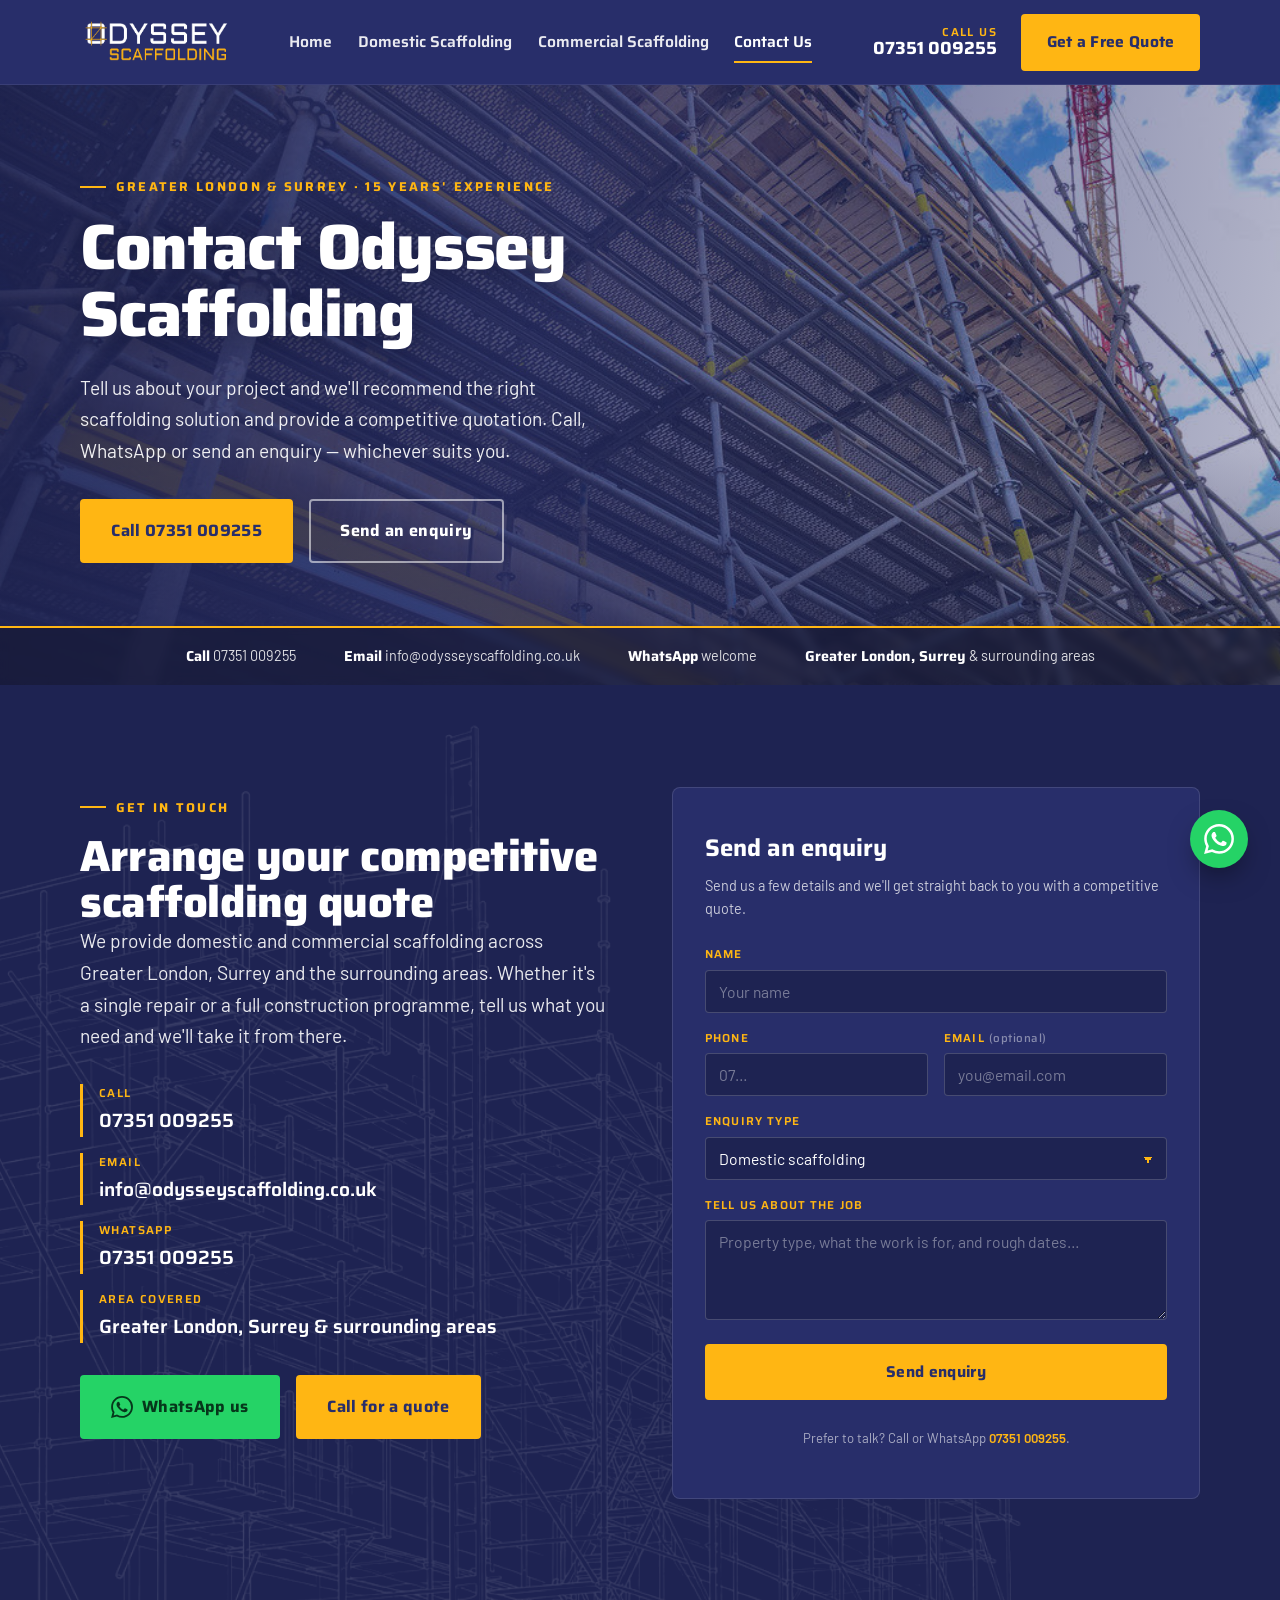
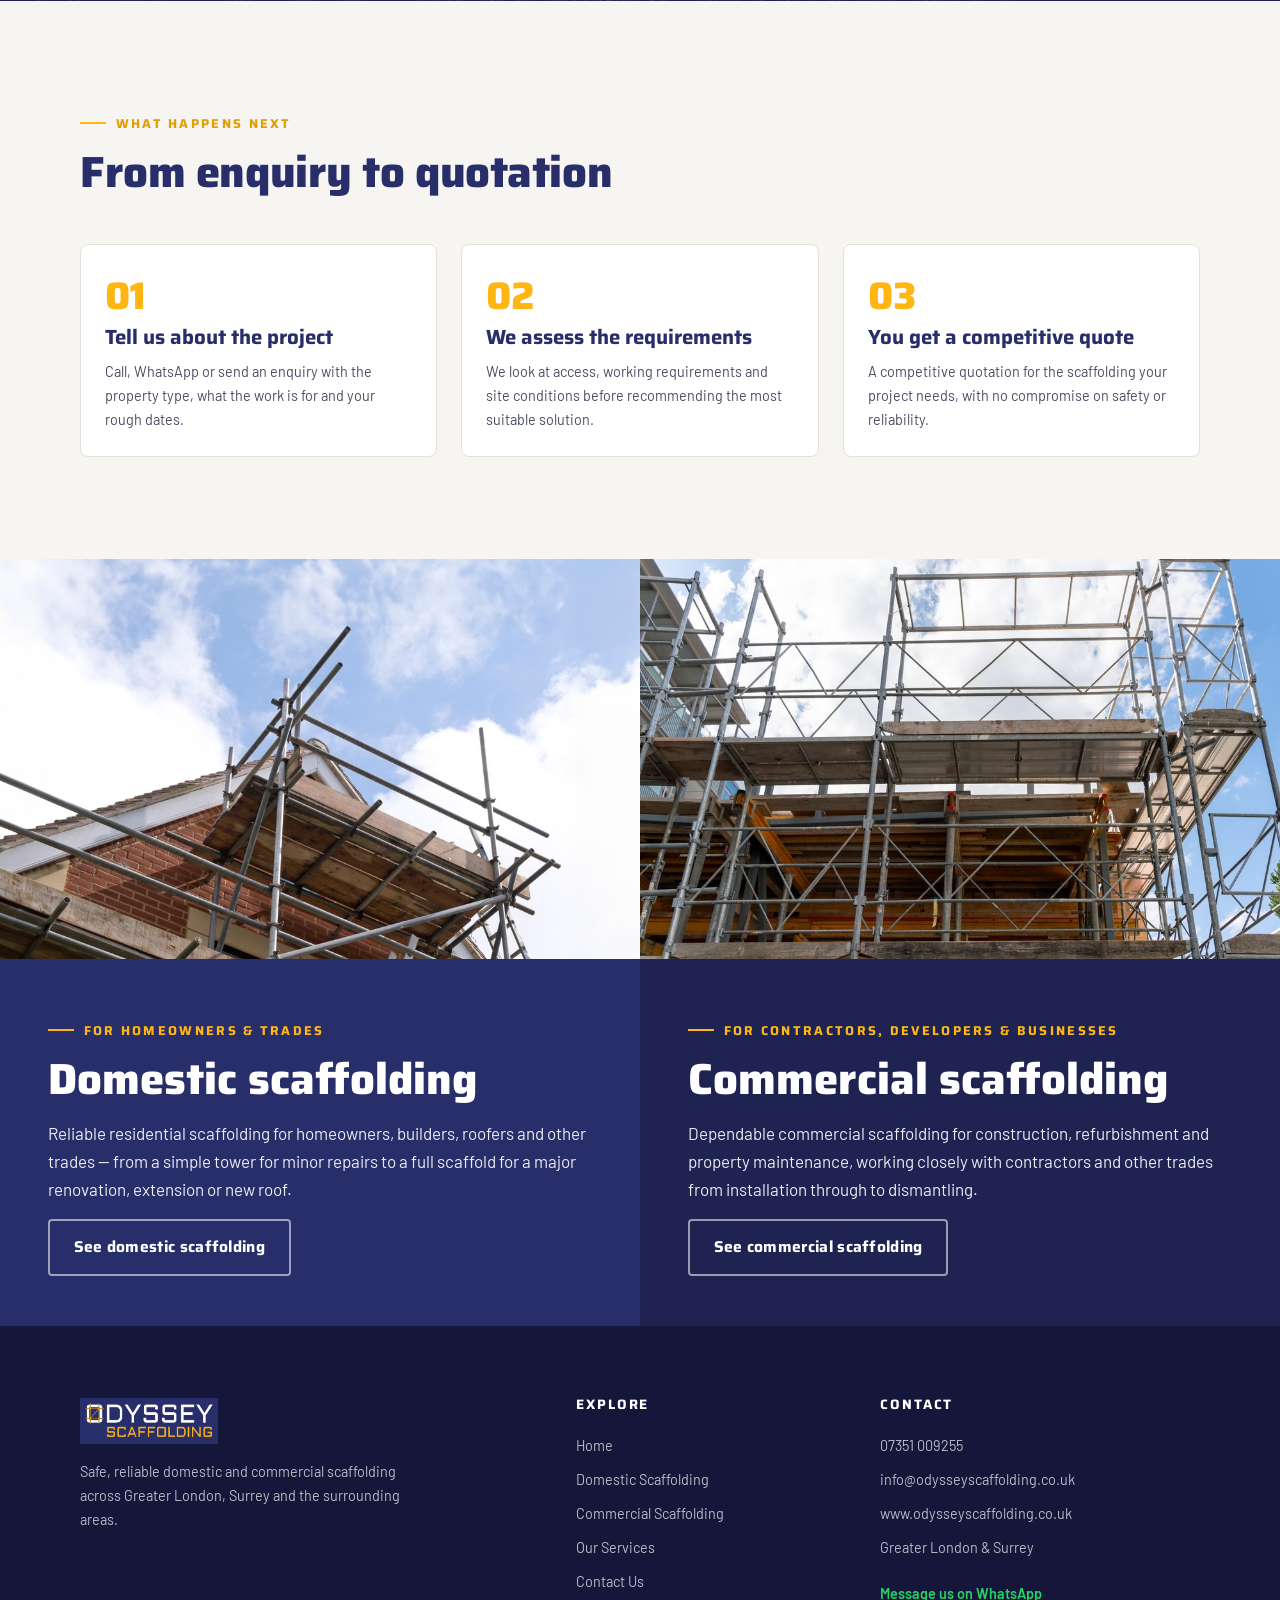
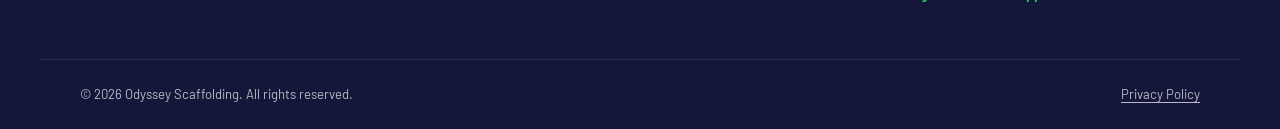
<file: contact.html>
<!DOCTYPE html>
<html lang="en-GB">
<head>
  <meta charset="UTF-8" />
  <meta name="viewport" content="width=device-width, initial-scale=1" />
  <title>Contact Us — Scaffolding in Greater London &amp; Surrey | Odyssey Scaffolding</title>
  <meta name="description" content="Contact Odyssey Scaffolding for domestic and commercial scaffolding across Greater London, Surrey and the surrounding areas. Call 07351 009255, WhatsApp or send an enquiry for a competitive quote." />

  <!-- Canonical points at the Netlify URL because that is where the site actually
       lives. odysseyscaffolding.co.uk is currently PARKED — it returns the same blank
       114-byte page for every path, so canonicalising to it would deindex these pages.
       CHANGE THESE when the real domain is connected to this Netlify site. -->
  <link rel="canonical" href="https://odyssey-scaffolding.netlify.app/contact" />

  <!-- Favicon (built from the Odyssey scaffold-frame mark) -->
  <link rel="icon" type="image/png" sizes="32x32" href="assets/images/brand/favicon-32.png" />
  <link rel="icon" type="image/png" sizes="64x64" href="assets/images/brand/favicon-64.png" />
  <link rel="apple-touch-icon" href="assets/images/brand/favicon-180.png" />

  <!-- Fonts: Saira (engineered headings) + Barlow (body) — same as the rest of the site. -->
  <link rel="preconnect" href="https://fonts.googleapis.com" />
  <link rel="preconnect" href="https://fonts.gstatic.com" crossorigin />
  <link href="https://fonts.googleapis.com/css2?family=Saira:wght@500;600;700;800&amp;family=Barlow:wght@400;500;600;700&amp;display=swap" rel="stylesheet" />

  <link rel="stylesheet" href="styles.css" />

  <!-- Mark that JS is available BEFORE render, so scroll-reveal only hides content
       when JS can reveal it again (graceful degradation if JS is off/fails). -->
  <script>document.documentElement.classList.add('js');</script>
</head>
<body>

  <!-- ============================================================= -->
  <!-- HEADER / NAV                                                   -->
  <!-- ============================================================= -->
  <header class="site-header" id="top">
    <div class="container header-inner">
      <a class="site-logo" href="index.html" aria-label="Odyssey Scaffolding — home">
        <img src="assets/images/brand/odyssey-logo.jpg" alt="Odyssey Scaffolding" />
      </a>

      <nav class="main-nav" aria-label="Primary">
        <a href="index.html">Home</a>
        <a href="domestic-scaffolding.html">Domestic Scaffolding</a>
        <a href="commercial-scaffolding.html">Commercial Scaffolding</a>
        <a href="contact.html" aria-current="page">Contact Us</a>
      </nav>

      <div class="header-actions">
        <a class="header-phone" href="tel:07351009255">
          <span class="header-phone__label">Call us</span>
          <span class="header-phone__num">07351 009255</span>
        </a>
        <a class="btn btn--amber header-cta" href="#contact">Get a Free Quote</a>
      </div>

      <button class="nav-toggle" id="navToggle" aria-label="Open menu" aria-expanded="false" aria-controls="mobileNav">
        <span></span><span></span><span></span>
      </button>
    </div>

    <!-- Mobile drawer -->
    <div class="mobile-nav" id="mobileNav" hidden>
      <a href="index.html">Home</a>
      <a href="domestic-scaffolding.html">Domestic Scaffolding</a>
      <a href="commercial-scaffolding.html">Commercial Scaffolding</a>
      <a href="index.html#services">Our Services</a>
      <a href="contact.html" aria-current="page">Contact Us</a>
      <a class="btn btn--amber" href="#contact">Get a Free Quote</a>
      <a class="mobile-nav__call" href="tel:07351009255">Call 07351 009255</a>
    </div>
  </header>

  <main>
    <!-- ============================================================= -->
    <!-- HERO                                                          -->
    <!-- ============================================================= -->
    <section class="hero hero--page" id="hero">
      <div class="hero__media" aria-hidden="true">
        <img src="assets/images/large-scaffolding-projects.jpg" alt="" fetchpriority="high" />
        <div class="hero__scrim"></div>
      </div>

      <div class="container hero__inner">
        <p class="eyebrow eyebrow--onDark">Greater London &amp; Surrey &middot; 15 years' experience</p>
        <h1 class="hero__title">Contact Odyssey Scaffolding</h1>
        <p class="hero__sub">
          Tell us about your project and we'll recommend the right scaffolding solution and
          provide a competitive quotation. Call, WhatsApp or send an enquiry — whichever suits you.
        </p>
        <div class="hero__actions">
          <a class="btn btn--amber btn--lg" href="tel:07351009255">Call 07351&nbsp;009255</a>
          <a class="btn btn--ghost btn--lg" href="#contact">Send an enquiry</a>
        </div>
      </div>

      <!-- Slim proof strip, kept inside the hero so it lands on the first screen -->
      <div class="hero__strip">
        <div class="container hero__strip-inner">
          <span><strong>Call</strong> 07351 009255</span>
          <span><strong>Email</strong> info@odysseyscaffolding.co.uk</span>
          <span><strong>WhatsApp</strong> welcome</span>
          <span><strong>Greater London, Surrey</strong> &amp; surrounding areas</span>
        </div>
      </div>
    </section>

    <!-- ============================================================= -->
    <!-- CONTACT — the main event on this page                         -->
    <!-- (same block used across the site)                             -->
    <!-- ============================================================= -->
    <section class="section contact" id="contact">
      <div class="container contact__grid">
        <div class="contact__lead">
          <p class="eyebrow eyebrow--onDark">Get in touch</p>
          <h2 class="section-title section-title--onDark">Arrange your competitive scaffolding quote</h2>
          <p class="contact__text">
            We provide domestic and commercial scaffolding across Greater London, Surrey and the
            surrounding areas. Whether it's a single repair or a full construction programme,
            tell us what you need and we'll take it from there.
          </p>

          <ul class="contact__methods">
            <li>
              <span class="contact__label">Call</span>
              <a href="tel:07351009255">07351 009255</a>
            </li>
            <li>
              <span class="contact__label">Email</span>
              <a href="mailto:info@odysseyscaffolding.co.uk">info@odysseyscaffolding.co.uk</a>
            </li>
            <li>
              <span class="contact__label">WhatsApp</span>
              <a href="https://wa.me/447351009255?text=Hi%20Odyssey%20Scaffolding%2C%20I%27d%20like%20a%20quote" target="_blank" rel="noopener">07351 009255</a>
            </li>
            <li>
              <span class="contact__label">Area covered</span>
              <span>Greater London, Surrey &amp; surrounding areas</span>
            </li>
          </ul>

          <div class="contact__buttons">
            <a class="btn btn--whatsapp btn--lg" href="https://wa.me/447351009255?text=Hi%20Odyssey%20Scaffolding%2C%20I%27d%20like%20a%20quote" target="_blank" rel="noopener">
              <span class="wa-glyph" aria-hidden="true">
                <svg viewBox="0 0 24 24" width="22" height="22" fill="currentColor"><path d="M17.472 14.382c-.297-.149-1.758-.867-2.03-.967-.273-.099-.471-.148-.67.15-.197.297-.767.966-.94 1.164-.173.199-.347.223-.644.075-.297-.15-1.255-.463-2.39-1.475-.883-.788-1.48-1.761-1.653-2.059-.173-.297-.018-.458.13-.606.134-.133.298-.347.446-.52.149-.174.198-.298.298-.497.099-.198.05-.371-.025-.52-.075-.149-.669-1.612-.916-2.207-.242-.579-.487-.5-.669-.51-.173-.008-.371-.01-.57-.01-.198 0-.52.074-.792.372-.272.297-1.04 1.016-1.04 2.479 0 1.462 1.065 2.875 1.213 3.074.149.198 2.096 3.2 5.077 4.487.709.306 1.262.489 1.694.625.712.227 1.36.195 1.871.118.571-.085 1.758-.719 2.006-1.413.248-.694.248-1.289.173-1.413-.074-.124-.272-.198-.57-.347m-5.421 7.403h-.004a9.87 9.87 0 01-5.031-1.378l-.361-.214-3.741.982.999-3.648-.235-.374a9.86 9.86 0 01-1.51-5.26c.001-5.45 4.436-9.884 9.888-9.884 2.64 0 5.122 1.03 6.988 2.898a9.825 9.825 0 012.893 6.994c-.003 5.45-4.437 9.884-9.885 9.884m8.413-18.297A11.815 11.815 0 0012.05 0C5.495 0 .16 5.335.157 11.892c0 2.096.547 4.142 1.588 5.945L.057 24l6.305-1.654a11.882 11.882 0 005.683 1.448h.005c6.554 0 11.89-5.335 11.893-11.893a11.821 11.821 0 00-3.48-8.413z"/></svg>
              </span>
              WhatsApp us
            </a>
            <a class="btn btn--amber btn--lg" href="tel:07351009255">Call for a quote</a>
          </div>
        </div>

        <aside class="contact__card">
          <h3>Send an enquiry</h3>
          <p class="contact__card-text">
            Send us a few details and we'll get straight back to you with a competitive quote.
          </p>

          <!-- PLACEHOLDER (submission method): with no backend this form composes a pre-filled
               email to info@odysseyscaffolding.co.uk and opens the visitor's mail app (see main.js).
               When hosting, swap this for a real endpoint, e.g.:
                 <form action="https://formspree.io/f/XXXX" method="POST"> ... </form>
               (Formspree / Netlify Forms / Web3Forms) and remove the mailto handler in main.js. -->
          <!-- Posts to Formspree. action/method are on the form itself, so it still
               works with JavaScript disabled; main.js intercepts it to submit in the
               background and keep the visitor on the page. -->
          <form class="enquiry-form" id="enquiryForm" aria-label="Enquiry form"
                action="https://formspree.io/f/xljerlze" method="POST">
            <!-- Honeypot: hidden from people, bots fill it, Formspree discards those. -->
            <input type="text" name="_gotcha" tabindex="-1" autocomplete="off" aria-hidden="true" hidden />
            <input type="hidden" name="_subject" value="Website enquiry — Odyssey Scaffolding" />
            <div class="field">
              <label for="ef-name">Name</label>
              <input id="ef-name" name="name" type="text" required autocomplete="name" placeholder="Your name" />
            </div>

            <div class="field-row">
              <div class="field">
                <label for="ef-phone">Phone</label>
                <input id="ef-phone" name="phone" type="tel" required autocomplete="tel" placeholder="07…" />
              </div>
              <div class="field">
                <label for="ef-email">Email <span class="field__opt">(optional)</span></label>
                <input id="ef-email" name="email" type="email" autocomplete="email" placeholder="you@email.com" />
              </div>
            </div>

            <div class="field">
              <label for="ef-service">Enquiry type</label>
              <select id="ef-service" name="service">
                <option value="Domestic scaffolding">Domestic scaffolding</option>
                <option value="Commercial scaffolding">Commercial scaffolding</option>
                <option value="Other / not sure">Other / not sure</option>
              </select>
            </div>

            <div class="field">
              <label for="ef-message">Tell us about the job</label>
              <textarea id="ef-message" name="message" rows="4" placeholder="Property type, what the work is for, and rough dates…"></textarea>
            </div>

            <button class="btn btn--amber btn--block enquiry-form__submit" type="submit">Send enquiry</button>
            <p class="enquiry-form__status" id="efStatus" role="status" aria-live="polite" hidden></p>
            <p class="enquiry-form__note">Prefer to talk? Call or WhatsApp <a href="tel:07351009255">07351&nbsp;009255</a>.</p>
          </form>
        </aside>
      </div>
    </section>

    <!-- ============================================================= -->
    <!-- WHAT HAPPENS NEXT                                             -->
    <!-- NOTE: no copy was supplied for this page. These three steps    -->
    <!-- restate wording already approved elsewhere on the site         -->
    <!-- ("we assess access, working requirements and site conditions   -->
    <!-- before recommending the most suitable solution"). No new       -->
    <!-- promises about timings or process are made.                    -->
    <!-- ============================================================= -->
    <section class="section steps-section" id="what-happens">
      <div class="container">
        <div class="section-head">
          <p class="eyebrow">What happens next</p>
          <h2 class="section-title">From enquiry to quotation</h2>
        </div>

        <ul class="steps">
          <li class="step reveal">
            <span class="step__num" aria-hidden="true">01</span>
            <h3>Tell us about the project</h3>
            <p>Call, WhatsApp or send an enquiry with the property type, what the work is for and your rough dates.</p>
          </li>
          <li class="step reveal">
            <span class="step__num" aria-hidden="true">02</span>
            <h3>We assess the requirements</h3>
            <p>We look at access, working requirements and site conditions before recommending the most suitable solution.</p>
          </li>
          <li class="step reveal">
            <span class="step__num" aria-hidden="true">03</span>
            <h3>You get a competitive quote</h3>
            <p>A competitive quotation for the scaffolding your project needs, with no compromise on safety or reliability.</p>
          </li>
        </ul>
      </div>
    </section>

    <!-- ============================================================= -->
    <!-- TWO DOORS — domestic / commercial                             -->
    <!-- (reuses the homepage split panels and their photos)           -->
    <!-- ============================================================= -->
    <section class="split" id="services">
      <div class="split__panel split__panel--domestic">
        <div class="split__media">
          <img src="assets/images/reliable-domestic-scaffolding.jpg" alt="Scaffolding erected to the gable end and roof edge of a brick house" loading="lazy" width="1000" height="693" />
        </div>
        <div class="split__content">
          <p class="eyebrow">For homeowners &amp; trades</p>
          <h2 class="split__title">Domestic scaffolding</h2>
          <p>
            Reliable residential scaffolding for homeowners, builders, roofers and other trades —
            from a simple tower for minor repairs to a full scaffold for a major renovation,
            extension or new roof.
          </p>
          <a class="btn btn--ghost" href="domestic-scaffolding.html">See domestic scaffolding</a>
        </div>
      </div>

      <div class="split__panel split__panel--commercial">
        <div class="split__media">
          <img src="assets/images/professional-commercial-scaffolding.jpg" alt="Multi-lift scaffolding and timber formwork on a commercial construction site" loading="lazy" width="1000" height="667" />
        </div>
        <div class="split__content">
          <p class="eyebrow">For contractors, developers &amp; businesses</p>
          <h2 class="split__title">Commercial scaffolding</h2>
          <p>
            Dependable commercial scaffolding for construction, refurbishment and property
            maintenance, working closely with contractors and other trades from installation
            through to dismantling.
          </p>
          <a class="btn btn--ghost" href="commercial-scaffolding.html">See commercial scaffolding</a>
        </div>
      </div>
    </section>
  </main>

  <!-- ============================================================= -->
  <!-- FOOTER                                                         -->
  <!-- ============================================================= -->
  <footer class="site-footer">
    <div class="container footer-grid">
      <div class="footer-brand">
        <img src="assets/images/brand/odyssey-logo.jpg" alt="Odyssey Scaffolding" class="footer-logo" />
        <p>Safe, reliable domestic and commercial scaffolding across Greater London, Surrey and the surrounding areas.</p>
      </div>

      <nav class="footer-col" aria-label="Footer">
        <h4>Explore</h4>
        <a href="index.html">Home</a>
        <a href="domestic-scaffolding.html">Domestic Scaffolding</a>
        <a href="commercial-scaffolding.html">Commercial Scaffolding</a>
        <a href="index.html#services">Our Services</a>
        <a href="contact.html" aria-current="page">Contact Us</a>
      </nav>

      <div class="footer-col">
        <h4>Contact</h4>
        <a href="tel:07351009255">07351 009255</a>
        <a href="mailto:info@odysseyscaffolding.co.uk">info@odysseyscaffolding.co.uk</a>
        <a href="https://odysseyscaffolding.co.uk">www.odysseyscaffolding.co.uk</a>
        <span class="footer-area">Greater London &amp; Surrey</span>
        <!-- No social media (per brief). WhatsApp is the direct-message channel. -->
        <a class="footer-wa" href="https://wa.me/447351009255?text=Hi%20Odyssey%20Scaffolding%2C%20I%27d%20like%20a%20quote" target="_blank" rel="noopener">Message us on WhatsApp</a>
      </div>
    </div>

    <div class="container footer-bottom">
      <p>&copy; <span id="year">2026</span> Odyssey Scaffolding. All rights reserved.</p>
      <p class="footer-credit"><a href="privacy-policy.html">Privacy Policy</a></p>
    </div>
  </footer>

  <!-- Sticky WhatsApp button → 07351 009255 -->
  <a class="wa-fab" href="https://wa.me/447351009255?text=Hi%20Odyssey%20Scaffolding%2C%20I%27d%20like%20a%20quote"
     target="_blank" rel="noopener" aria-label="Message Odyssey Scaffolding on WhatsApp">
    <svg viewBox="0 0 24 24" width="30" height="30" fill="currentColor" aria-hidden="true"><path d="M17.472 14.382c-.297-.149-1.758-.867-2.03-.967-.273-.099-.471-.148-.67.15-.197.297-.767.966-.94 1.164-.173.199-.347.223-.644.075-.297-.15-1.255-.463-2.39-1.475-.883-.788-1.48-1.761-1.653-2.059-.173-.297-.018-.458.13-.606.134-.133.298-.347.446-.52.149-.174.198-.298.298-.497.099-.198.05-.371-.025-.52-.075-.149-.669-1.612-.916-2.207-.242-.579-.487-.5-.669-.51-.173-.008-.371-.01-.57-.01-.198 0-.52.074-.792.372-.272.297-1.04 1.016-1.04 2.479 0 1.462 1.065 2.875 1.213 3.074.149.198 2.096 3.2 5.077 4.487.709.306 1.262.489 1.694.625.712.227 1.36.195 1.871.118.571-.085 1.758-.719 2.006-1.413.248-.694.248-1.289.173-1.413-.074-.124-.272-.198-.57-.347m-5.421 7.403h-.004a9.87 9.87 0 01-5.031-1.378l-.361-.214-3.741.982.999-3.648-.235-.374a9.86 9.86 0 01-1.51-5.26c.001-5.45 4.436-9.884 9.888-9.884 2.64 0 5.122 1.03 6.988 2.898a9.825 9.825 0 012.893 6.994c-.003 5.45-4.437 9.884-9.885 9.884m8.413-18.297A11.815 11.815 0 0012.05 0C5.495 0 .16 5.335.157 11.892c0 2.096.547 4.142 1.588 5.945L.057 24l6.305-1.654a11.882 11.882 0 005.683 1.448h.005c6.554 0 11.89-5.335 11.893-11.893a11.821 11.821 0 00-3.48-8.413z"/></svg>
  </a>

  <!-- ============================================================= -->
  <!-- STRUCTURED DATA                                                -->
  <!-- Only facts confirmed in the brief: phone, email, service area. -->
  <!-- No street address, ratings, awards or opening hours are        -->
  <!-- claimed — none were supplied.                                  -->
  <!-- ============================================================= -->
  <script type="application/ld+json">
  {
    "@context": "https://schema.org",
    "@graph": [
      {
        "@type": "BreadcrumbList",
        "itemListElement": [
          { "@type": "ListItem", "position": 1, "name": "Home", "item": "https://odyssey-scaffolding.netlify.app/" },
          { "@type": "ListItem", "position": 2, "name": "Contact Us", "item": "https://odyssey-scaffolding.netlify.app/contact" }
        ]
      },
      {
        "@type": "ContactPage",
        "name": "Contact Odyssey Scaffolding",
        "url": "https://odyssey-scaffolding.netlify.app/contact",
        "about": {
          "@type": "LocalBusiness",
          "name": "Odyssey Scaffolding",
          "url": "https://odyssey-scaffolding.netlify.app/",
          "telephone": "+447351009255",
          "email": "info@odysseyscaffolding.co.uk",
          "areaServed": [
            { "@type": "AdministrativeArea", "name": "Greater London" },
            { "@type": "AdministrativeArea", "name": "Surrey" }
          ],
          "contactPoint": {
            "@type": "ContactPoint",
            "contactType": "Sales and enquiries",
            "telephone": "+447351009255",
            "email": "info@odysseyscaffolding.co.uk",
            "areaServed": ["Greater London", "Surrey"],
            "availableLanguage": "English"
          }
        }
      }
    ]
  }
  </script>

  <script src="main.js"></script>
</body>
</html>
</file>
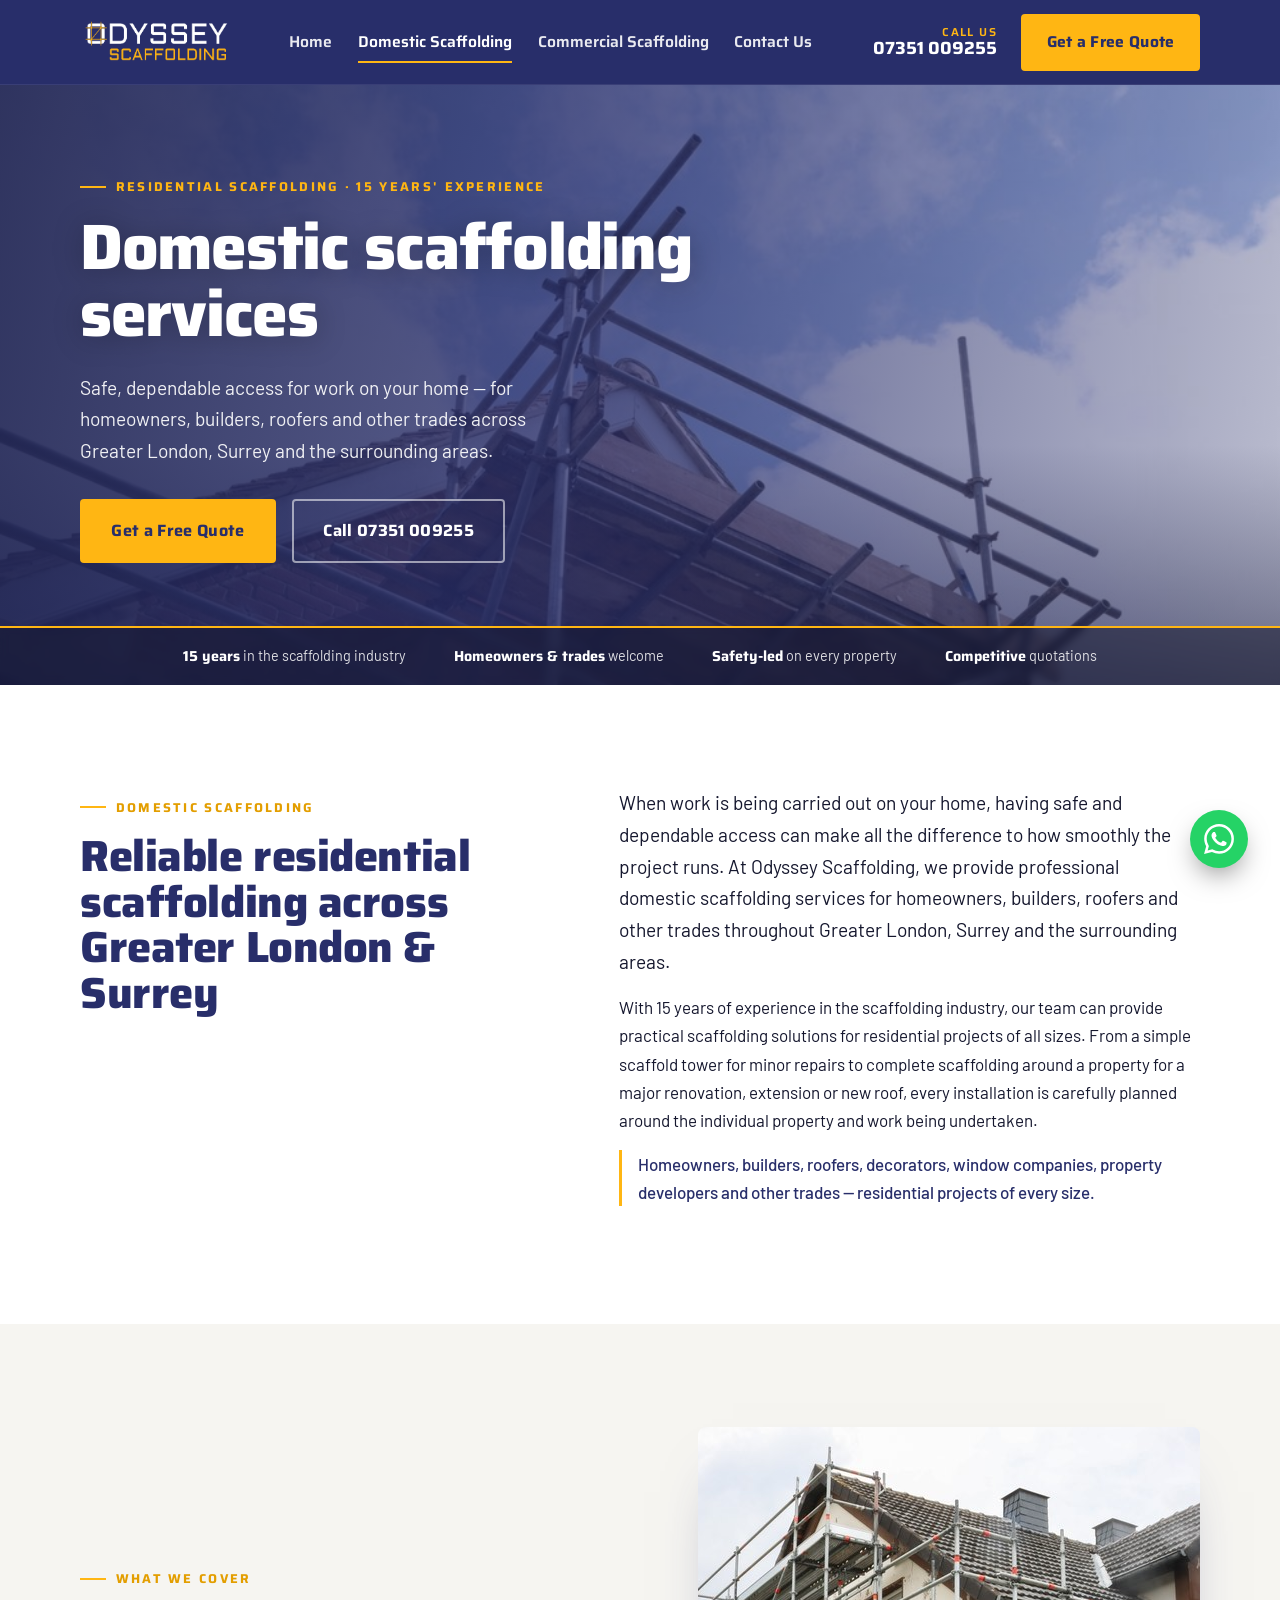
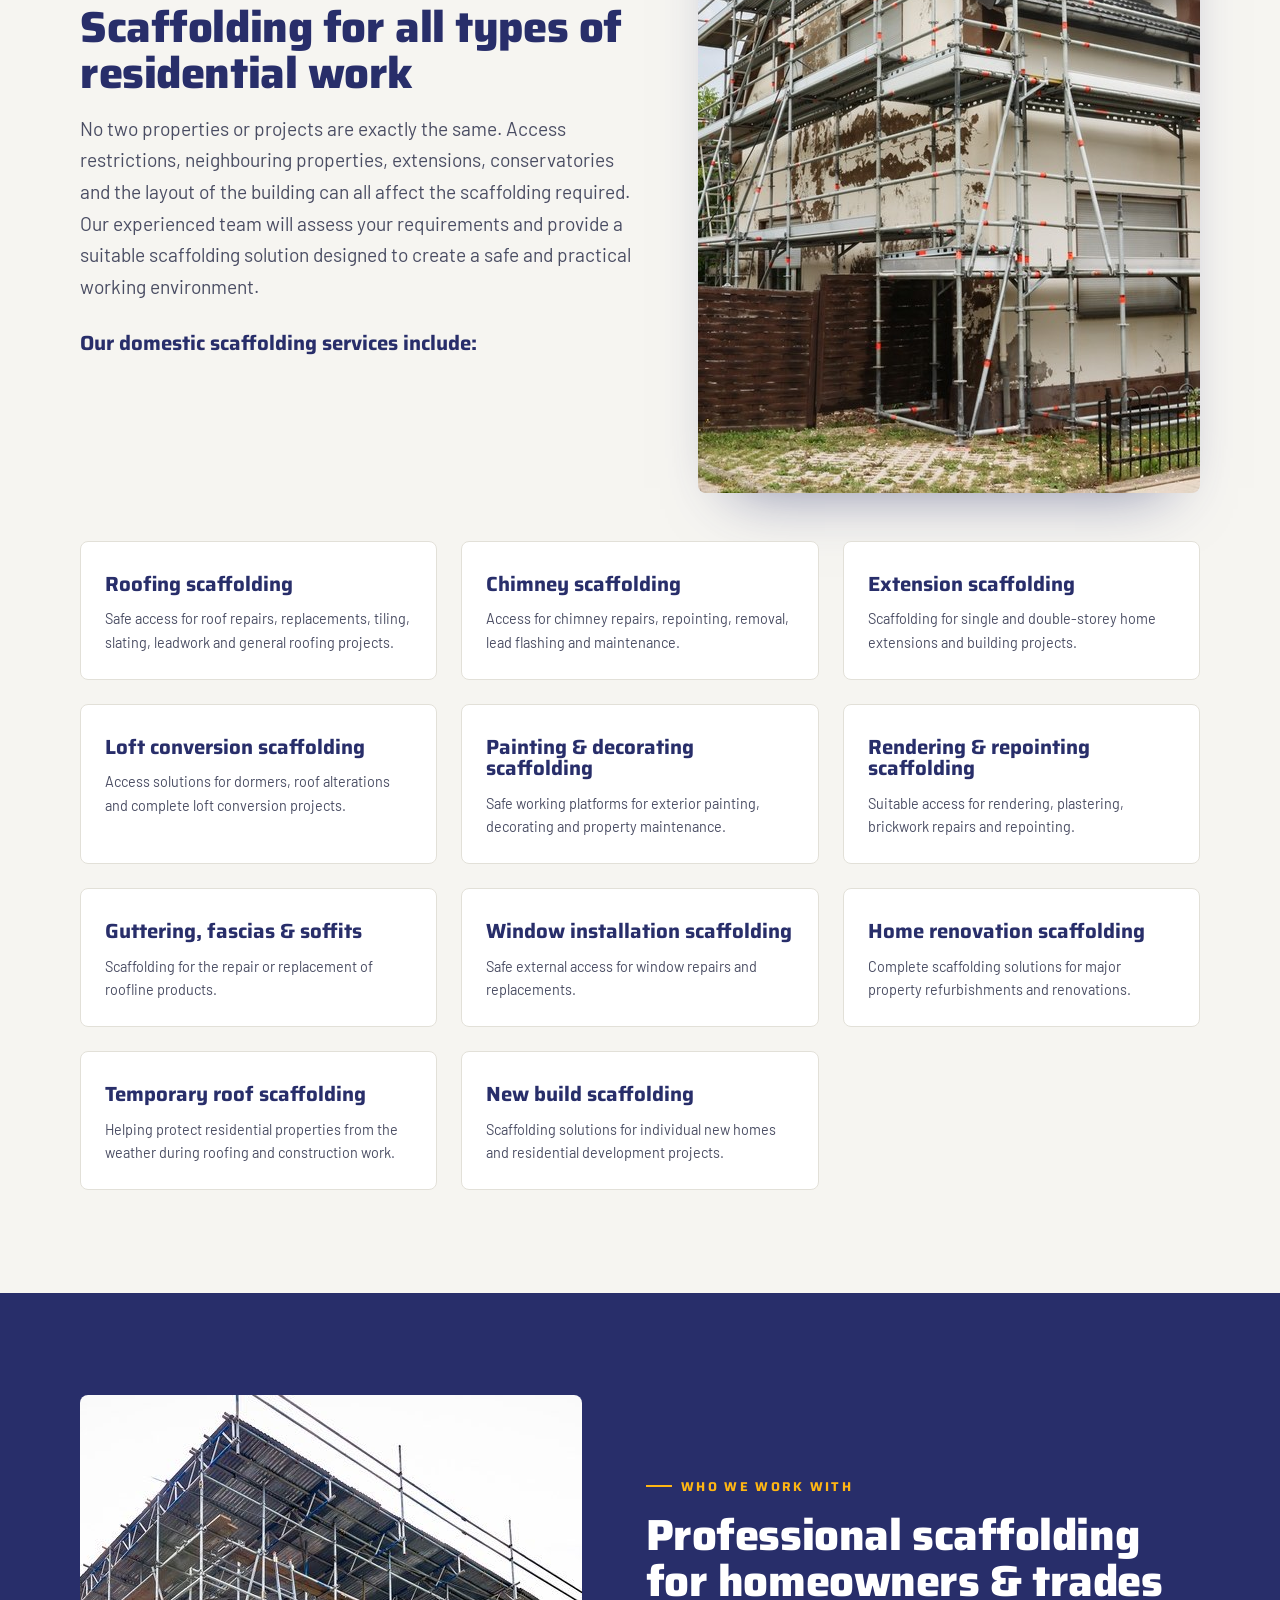
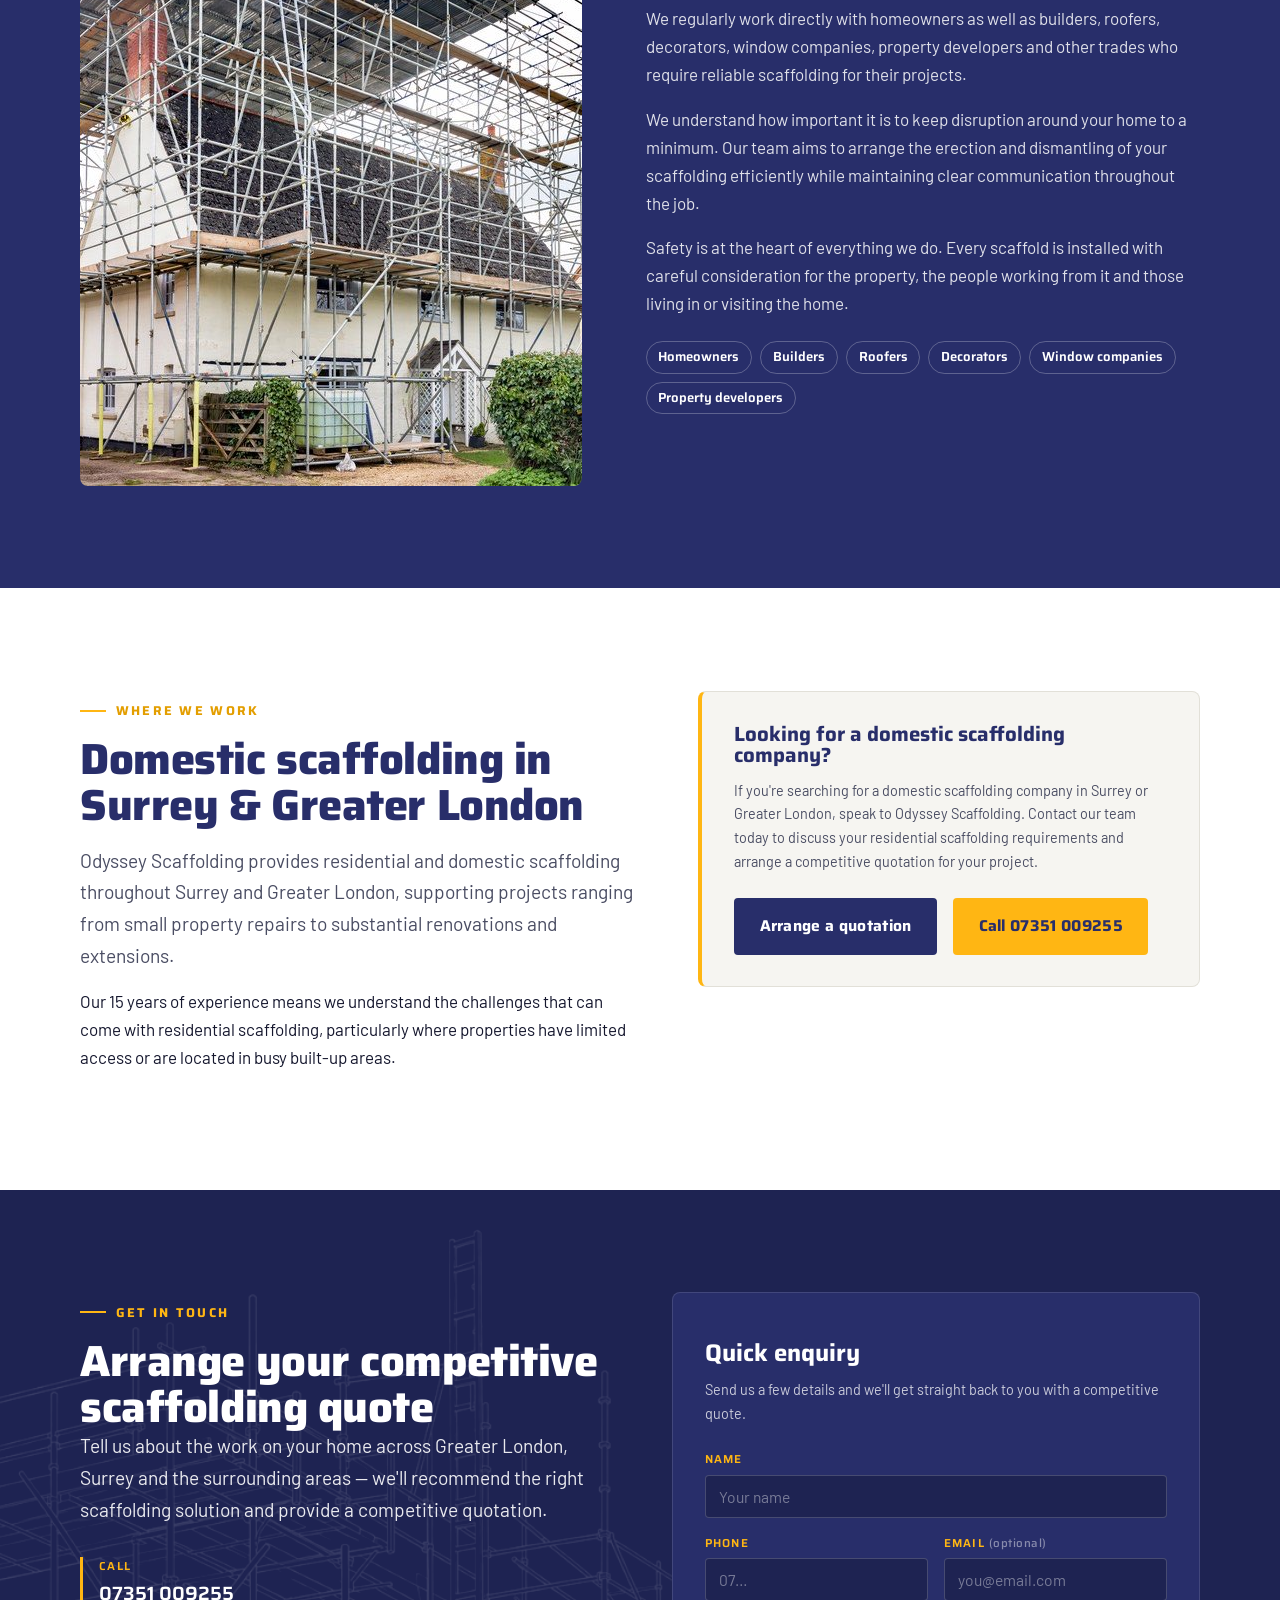
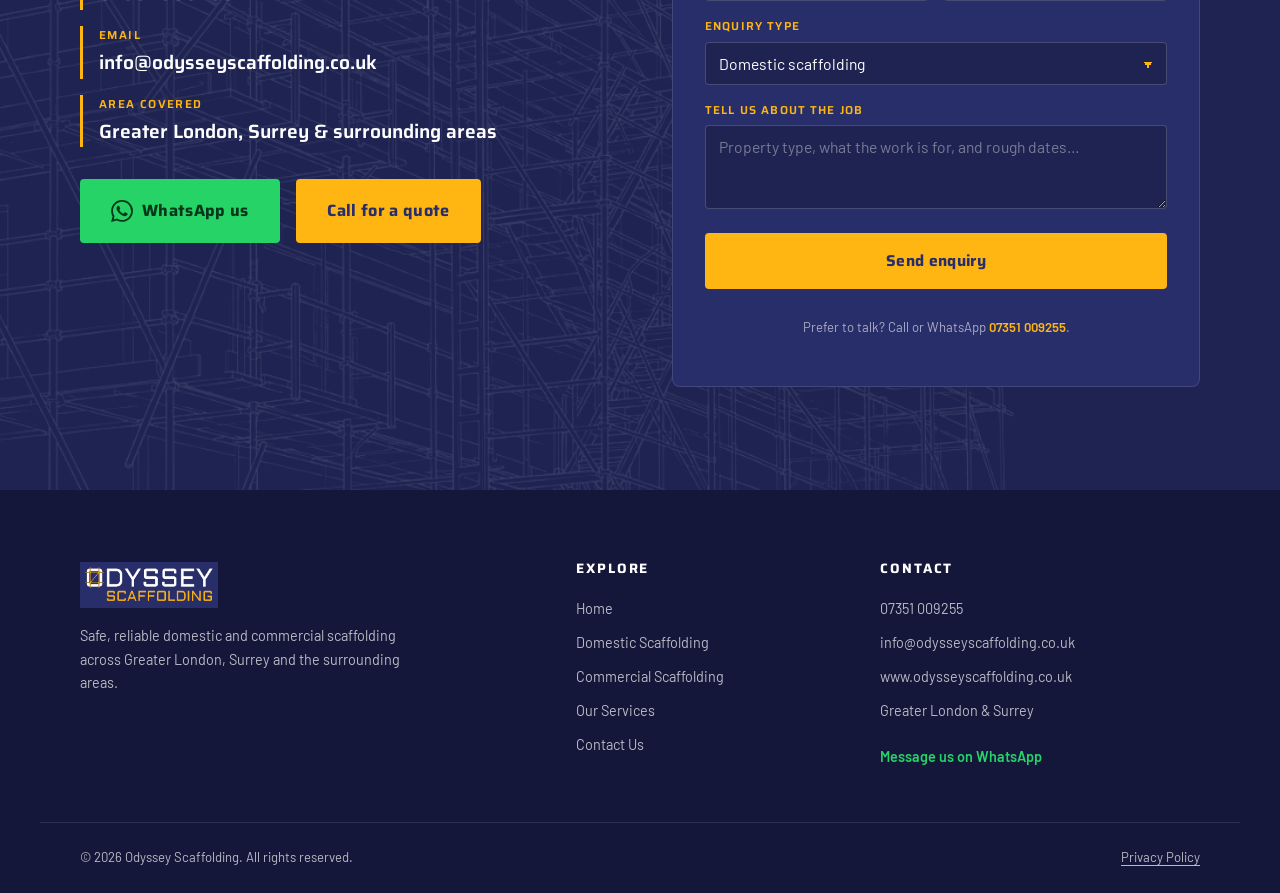
<file: domestic-scaffolding.html>
<!DOCTYPE html>
<html lang="en-GB">
<head>
  <meta charset="UTF-8" />
  <meta name="viewport" content="width=device-width, initial-scale=1" />
  <title>Domestic Scaffolding — Greater London &amp; Surrey | Odyssey Scaffolding</title>
  <meta name="description" content="Reliable domestic scaffolding across Greater London &amp; Surrey. 15 years' experience — roofing, chimneys, extensions, loft conversions and renovations. Free quote." />

  <!-- Canonical points at the Netlify URL because that is where the site actually
       lives. odysseyscaffolding.co.uk is currently PARKED — it returns the same blank
       114-byte page for every path, so canonicalising to it would deindex these pages.
       CHANGE THESE when the real domain is connected to this Netlify site. -->
  <link rel="canonical" href="https://odyssey-scaffolding.netlify.app/domestic-scaffolding" />

  <!-- Favicon (built from the Odyssey scaffold-frame mark) -->
  <link rel="icon" type="image/png" sizes="32x32" href="assets/images/brand/favicon-32.png" />
  <link rel="icon" type="image/png" sizes="64x64" href="assets/images/brand/favicon-64.png" />
  <link rel="apple-touch-icon" href="assets/images/brand/favicon-180.png" />

  <!-- Fonts: Saira (engineered headings) + Barlow (body) — same as the homepage. -->
  <link rel="preconnect" href="https://fonts.googleapis.com" />
  <link rel="preconnect" href="https://fonts.gstatic.com" crossorigin />
  <link href="https://fonts.googleapis.com/css2?family=Saira:wght@500;600;700;800&family=Barlow:wght@400;500;600;700&display=swap" rel="stylesheet" />

  <link rel="stylesheet" href="styles.css" />

  <!-- Mark that JS is available BEFORE render, so scroll-reveal only hides content
       when JS can reveal it again (graceful degradation if JS is off/fails). -->
  <script>document.documentElement.classList.add('js');</script>
</head>
<body>

  <!-- ============================================================= -->
  <!-- HEADER / NAV                                                   -->
  <!-- ============================================================= -->
  <header class="site-header" id="top">
    <div class="container header-inner">
      <a class="site-logo" href="index.html" aria-label="Odyssey Scaffolding — home">
        <img src="assets/images/brand/odyssey-logo.jpg" alt="Odyssey Scaffolding" />
      </a>

      <nav class="main-nav" aria-label="Primary">
        <a href="index.html">Home</a>
        <a href="domestic-scaffolding.html" aria-current="page">Domestic Scaffolding</a>
        <a href="commercial-scaffolding.html">Commercial Scaffolding</a>
        <a href="contact.html">Contact Us</a>
      </nav>

      <div class="header-actions">
        <a class="header-phone" href="tel:07351009255">
          <span class="header-phone__label">Call us</span>
          <span class="header-phone__num">07351 009255</span>
        </a>
        <a class="btn btn--amber header-cta" href="#contact">Get a Free Quote</a>
      </div>

      <button class="nav-toggle" id="navToggle" aria-label="Open menu" aria-expanded="false" aria-controls="mobileNav">
        <span></span><span></span><span></span>
      </button>
    </div>

    <!-- Mobile drawer -->
    <div class="mobile-nav" id="mobileNav" hidden>
      <a href="index.html">Home</a>
      <a href="domestic-scaffolding.html" aria-current="page">Domestic Scaffolding</a>
      <a href="commercial-scaffolding.html">Commercial Scaffolding</a>
      <a href="index.html#services">Our Services</a>
      <a href="contact.html">Contact Us</a>
      <a class="btn btn--amber" href="#contact">Get a Free Quote</a>
      <a class="mobile-nav__call" href="tel:07351009255">Call 07351 009255</a>
    </div>
  </header>

  <main>
    <!-- ============================================================= -->
    <!-- HERO                                                          -->
    <!-- ============================================================= -->
    <section class="hero hero--page" id="hero">
      <div class="hero__media" aria-hidden="true">
        <img src="assets/images/reliable-domestic-scaffolding.jpg" alt="" fetchpriority="high" />
        <div class="hero__scrim"></div>
      </div>

      <div class="container hero__inner">
        <p class="eyebrow eyebrow--onDark">Residential scaffolding &middot; 15 years' experience</p>
        <h1 class="hero__title">Domestic scaffolding services</h1>
        <p class="hero__sub">
          Safe, dependable access for work on your home — for homeowners, builders, roofers
          and other trades across Greater London, Surrey and the surrounding areas.
        </p>
        <div class="hero__actions">
          <a class="btn btn--amber btn--lg" href="#contact">Get a Free Quote</a>
          <a class="btn btn--ghost btn--lg" href="tel:07351009255">Call 07351&nbsp;009255</a>
        </div>
      </div>

      <!-- Slim proof strip, kept inside the hero so it lands on the first screen -->
      <div class="hero__strip">
        <div class="container hero__strip-inner">
          <span><strong>15 years</strong> in the scaffolding industry</span>
          <span><strong>Homeowners &amp; trades</strong> welcome</span>
          <span><strong>Safety-led</strong> on every property</span>
          <span><strong>Competitive</strong> quotations</span>
        </div>
      </div>
    </section>

    <!-- ============================================================= -->
    <!-- INTRO                                                         -->
    <!-- ============================================================= -->
    <section class="section dom-intro" id="about-domestic">
      <div class="container dom-intro__grid">
        <div class="dom-intro__lead">
          <p class="eyebrow">Domestic scaffolding</p>
          <h2 class="section-title">Reliable residential scaffolding across Greater&nbsp;London &amp; Surrey</h2>
        </div>
        <div class="dom-intro__body">
          <p class="lead-para">
            When work is being carried out on your home, having safe and dependable access can
            make all the difference to how smoothly the project runs. At Odyssey Scaffolding, we
            provide professional domestic scaffolding services for homeowners, builders, roofers
            and other trades throughout Greater London, Surrey and the surrounding areas.
          </p>
          <p>
            With 15 years of experience in the scaffolding industry, our team can provide
            practical scaffolding solutions for residential projects of all sizes. From a simple
            scaffold tower for minor repairs to complete scaffolding around a property for a
            major renovation, extension or new roof, every installation is carefully planned
            around the individual property and work being undertaken.
          </p>
          <p class="about__who">
            Homeowners, builders, roofers, decorators, window companies, property developers and
            other trades — residential projects of every size.
          </p>
        </div>
      </div>
    </section>

    <!-- ============================================================= -->
    <!-- SERVICES — all types of residential work                      -->
    <!-- ============================================================= -->
    <section class="section dom-services" id="services">
      <div class="container">
        <div class="dom-services__top">
          <div>
            <p class="eyebrow">What we cover</p>
            <h2 class="section-title">Scaffolding for all types of residential work</h2>
            <p class="section-intro">
              No two properties or projects are exactly the same. Access restrictions,
              neighbouring properties, extensions, conservatories and the layout of the building
              can all affect the scaffolding required. Our experienced team will assess your
              requirements and provide a suitable scaffolding solution designed to create a safe
              and practical working environment.
            </p>
            <p class="dom-services__kicker">Our domestic scaffolding services include:</p>
          </div>

          <figure class="dom-services__figure reveal">
            <img src="assets/images/domestic-scaffolding-solutions.jpg"
                 alt="Full scaffolding solution erected around a two-storey house for external rendering work"
                 loading="lazy" width="1000" height="666" />
          </figure>
        </div>

        <!-- Same text-led tile pattern as the homepage services grid. -->
        <ul class="services-grid">
          <li class="service-card reveal">
            <span class="service-card__rule" aria-hidden="true"></span>
            <h3>Roofing scaffolding</h3>
            <p>Safe access for roof repairs, replacements, tiling, slating, leadwork and general roofing projects.</p>
          </li>
          <li class="service-card reveal">
            <span class="service-card__rule" aria-hidden="true"></span>
            <h3>Chimney scaffolding</h3>
            <p>Access for chimney repairs, repointing, removal, lead flashing and maintenance.</p>
          </li>
          <li class="service-card reveal">
            <span class="service-card__rule" aria-hidden="true"></span>
            <h3>Extension scaffolding</h3>
            <p>Scaffolding for single and double-storey home extensions and building projects.</p>
          </li>
          <li class="service-card reveal">
            <span class="service-card__rule" aria-hidden="true"></span>
            <h3>Loft conversion scaffolding</h3>
            <p>Access solutions for dormers, roof alterations and complete loft conversion projects.</p>
          </li>
          <li class="service-card reveal">
            <span class="service-card__rule" aria-hidden="true"></span>
            <h3>Painting &amp; decorating scaffolding</h3>
            <p>Safe working platforms for exterior painting, decorating and property maintenance.</p>
          </li>
          <li class="service-card reveal">
            <span class="service-card__rule" aria-hidden="true"></span>
            <h3>Rendering &amp; repointing scaffolding</h3>
            <p>Suitable access for rendering, plastering, brickwork repairs and repointing.</p>
          </li>
          <li class="service-card reveal">
            <span class="service-card__rule" aria-hidden="true"></span>
            <h3>Guttering, fascias &amp; soffits</h3>
            <p>Scaffolding for the repair or replacement of roofline products.</p>
          </li>
          <li class="service-card reveal">
            <span class="service-card__rule" aria-hidden="true"></span>
            <h3>Window installation scaffolding</h3>
            <p>Safe external access for window repairs and replacements.</p>
          </li>
          <li class="service-card reveal">
            <span class="service-card__rule" aria-hidden="true"></span>
            <h3>Home renovation scaffolding</h3>
            <p>Complete scaffolding solutions for major property refurbishments and renovations.</p>
          </li>
          <li class="service-card reveal">
            <span class="service-card__rule" aria-hidden="true"></span>
            <h3>Temporary roof scaffolding</h3>
            <p>Helping protect residential properties from the weather during roofing and construction work.</p>
          </li>
          <li class="service-card reveal">
            <span class="service-card__rule" aria-hidden="true"></span>
            <h3>New build scaffolding</h3>
            <p>Scaffolding solutions for individual new homes and residential development projects.</p>
          </li>
        </ul>
      </div>
    </section>

    <!-- ============================================================= -->
    <!-- HOMEOWNERS & TRADES — navy band                               -->
    <!-- ============================================================= -->
    <section class="section band" id="homeowners-trades">
      <div class="container band__grid">
        <figure class="band__figure reveal">
          <img src="assets/images/domestic-scaffolding-residential-homes.jpg"
               alt="Scaffolding and a temporary roof covering a residential home during major renovation work"
               loading="lazy" width="1000" height="691" />
        </figure>

        <div class="band__body">
          <p class="eyebrow eyebrow--onDark">Who we work with</p>
          <h2 class="section-title section-title--onDark">Professional scaffolding for homeowners &amp; trades</h2>
          <p>
            We regularly work directly with homeowners as well as builders, roofers, decorators,
            window companies, property developers and other trades who require reliable
            scaffolding for their projects.
          </p>
          <p>
            We understand how important it is to keep disruption around your home to a minimum.
            Our team aims to arrange the erection and dismantling of your scaffolding efficiently
            while maintaining clear communication throughout the job.
          </p>
          <p>
            Safety is at the heart of everything we do. Every scaffold is installed with careful
            consideration for the property, the people working from it and those living in or
            visiting the home.
          </p>
          <ul class="tag-list">
            <li>Homeowners</li>
            <li>Builders</li>
            <li>Roofers</li>
            <li>Decorators</li>
            <li>Window companies</li>
            <li>Property developers</li>
          </ul>
        </div>
      </div>
    </section>

    <!-- ============================================================= -->
    <!-- AREA COVERED + CLOSING CTA                                    -->
    <!-- ============================================================= -->
    <section class="section area" id="area">
      <div class="container area__grid">
        <div>
          <p class="eyebrow">Where we work</p>
          <h2 class="section-title">Domestic scaffolding in Surrey &amp; Greater&nbsp;London</h2>
          <p class="section-intro">
            Odyssey Scaffolding provides residential and domestic scaffolding throughout Surrey
            and Greater London, supporting projects ranging from small property repairs to
            substantial renovations and extensions.
          </p>
          <p>
            Our 15 years of experience means we understand the challenges that can come with
            residential scaffolding, particularly where properties have limited access or are
            located in busy built-up areas.
          </p>
        </div>

        <aside class="area__cta reveal">
          <h3>Looking for a domestic scaffolding company?</h3>
          <p>
            If you're searching for a domestic scaffolding company in Surrey or Greater London,
            speak to Odyssey Scaffolding. Contact our team today to discuss your residential
            scaffolding requirements and arrange a competitive quotation for your project.
          </p>
          <div class="area__actions">
            <a class="btn btn--navy" href="#contact">Arrange a quotation</a>
            <a class="btn btn--amber" href="tel:07351009255">Call 07351&nbsp;009255</a>
          </div>
        </aside>
      </div>
    </section>

    <!-- ============================================================= -->
    <!-- CONTACT / CTA  (same block as the homepage)                   -->
    <!-- ============================================================= -->
    <section class="section contact" id="contact">
      <div class="container contact__grid">
        <div class="contact__lead">
          <p class="eyebrow eyebrow--onDark">Get in touch</p>
          <h2 class="section-title section-title--onDark">Arrange your competitive scaffolding quote</h2>
          <p class="contact__text">
            Tell us about the work on your home across Greater London, Surrey and the surrounding
            areas — we'll recommend the right scaffolding solution and provide a competitive
            quotation.
          </p>

          <ul class="contact__methods">
            <li>
              <span class="contact__label">Call</span>
              <a href="tel:07351009255">07351 009255</a>
            </li>
            <li>
              <span class="contact__label">Email</span>
              <a href="mailto:info@odysseyscaffolding.co.uk">info@odysseyscaffolding.co.uk</a>
            </li>
            <li>
              <span class="contact__label">Area covered</span>
              <span>Greater London, Surrey &amp; surrounding areas</span>
            </li>
          </ul>

          <div class="contact__buttons">
            <a class="btn btn--whatsapp btn--lg" href="https://wa.me/447351009255?text=Hi%20Odyssey%20Scaffolding%2C%20I%27d%20like%20a%20domestic%20scaffolding%20quote" target="_blank" rel="noopener">
              <span class="wa-glyph" aria-hidden="true">
                <svg viewBox="0 0 24 24" width="22" height="22" fill="currentColor"><path d="M17.472 14.382c-.297-.149-1.758-.867-2.03-.967-.273-.099-.471-.148-.67.15-.197.297-.767.966-.94 1.164-.173.199-.347.223-.644.075-.297-.15-1.255-.463-2.39-1.475-.883-.788-1.48-1.761-1.653-2.059-.173-.297-.018-.458.13-.606.134-.133.298-.347.446-.52.149-.174.198-.298.298-.497.099-.198.05-.371-.025-.52-.075-.149-.669-1.612-.916-2.207-.242-.579-.487-.5-.669-.51-.173-.008-.371-.01-.57-.01-.198 0-.52.074-.792.372-.272.297-1.04 1.016-1.04 2.479 0 1.462 1.065 2.875 1.213 3.074.149.198 2.096 3.2 5.077 4.487.709.306 1.262.489 1.694.625.712.227 1.36.195 1.871.118.571-.085 1.758-.719 2.006-1.413.248-.694.248-1.289.173-1.413-.074-.124-.272-.198-.57-.347m-5.421 7.403h-.004a9.87 9.87 0 01-5.031-1.378l-.361-.214-3.741.982.999-3.648-.235-.374a9.86 9.86 0 01-1.51-5.26c.001-5.45 4.436-9.884 9.888-9.884 2.64 0 5.122 1.03 6.988 2.898a9.825 9.825 0 012.893 6.994c-.003 5.45-4.437 9.884-9.885 9.884m8.413-18.297A11.815 11.815 0 0012.05 0C5.495 0 .16 5.335.157 11.892c0 2.096.547 4.142 1.588 5.945L.057 24l6.305-1.654a11.882 11.882 0 005.683 1.448h.005c6.554 0 11.89-5.335 11.893-11.893a11.821 11.821 0 00-3.48-8.413z"/></svg>
              </span>
              WhatsApp us
            </a>
            <a class="btn btn--amber btn--lg" href="tel:07351009255">Call for a quote</a>
          </div>
        </div>

        <aside class="contact__card">
          <h3>Quick enquiry</h3>
          <p class="contact__card-text">
            Send us a few details and we'll get straight back to you with a competitive quote.
          </p>

          <!-- PLACEHOLDER (submission method): with no backend this form composes a pre-filled
               email to info@odysseyscaffolding.co.uk and opens the visitor's mail app (see main.js).
               When hosting, swap this for a real endpoint, e.g.:
                 <form action="https://formspree.io/f/XXXX" method="POST"> ... </form>
               (Formspree / Netlify Forms / Web3Forms) and remove the mailto handler in main.js. -->
          <!-- Posts to Formspree. action/method are on the form itself, so it still
               works with JavaScript disabled; main.js intercepts it to submit in the
               background and keep the visitor on the page. -->
          <form class="enquiry-form" id="enquiryForm" aria-label="Quick enquiry form"
                action="https://formspree.io/f/xljerlze" method="POST">
            <!-- Honeypot: hidden from people, bots fill it, Formspree discards those. -->
            <input type="text" name="_gotcha" tabindex="-1" autocomplete="off" aria-hidden="true" hidden />
            <input type="hidden" name="_subject" value="Website enquiry — Odyssey Scaffolding" />
            <div class="field">
              <label for="ef-name">Name</label>
              <input id="ef-name" name="name" type="text" required autocomplete="name" placeholder="Your name" />
            </div>

            <div class="field-row">
              <div class="field">
                <label for="ef-phone">Phone</label>
                <input id="ef-phone" name="phone" type="tel" required autocomplete="tel" placeholder="07…" />
              </div>
              <div class="field">
                <label for="ef-email">Email <span class="field__opt">(optional)</span></label>
                <input id="ef-email" name="email" type="email" autocomplete="email" placeholder="you@email.com" />
              </div>
            </div>

            <div class="field">
              <label for="ef-service">Enquiry type</label>
              <select id="ef-service" name="service">
                <option value="Domestic scaffolding" selected>Domestic scaffolding</option>
                <option value="Commercial scaffolding">Commercial scaffolding</option>
                <option value="Other / not sure">Other / not sure</option>
              </select>
            </div>

            <div class="field">
              <label for="ef-message">Tell us about the job</label>
              <textarea id="ef-message" name="message" rows="3" placeholder="Property type, what the work is for, and rough dates…"></textarea>
            </div>

            <button class="btn btn--amber btn--block enquiry-form__submit" type="submit">Send enquiry</button>
            <p class="enquiry-form__status" id="efStatus" role="status" aria-live="polite" hidden></p>
            <p class="enquiry-form__note">Prefer to talk? Call or WhatsApp <a href="tel:07351009255">07351&nbsp;009255</a>.</p>
          </form>
        </aside>
      </div>
    </section>
  </main>

  <!-- ============================================================= -->
  <!-- FOOTER                                                         -->
  <!-- ============================================================= -->
  <footer class="site-footer">
    <div class="container footer-grid">
      <div class="footer-brand">
        <img src="assets/images/brand/odyssey-logo.jpg" alt="Odyssey Scaffolding" class="footer-logo" />
        <p>Safe, reliable domestic and commercial scaffolding across Greater London, Surrey and the surrounding areas.</p>
      </div>

      <nav class="footer-col" aria-label="Footer">
        <h4>Explore</h4>
        <a href="index.html">Home</a>
        <a href="domestic-scaffolding.html" aria-current="page">Domestic Scaffolding</a>
        <a href="commercial-scaffolding.html">Commercial Scaffolding</a>
        <a href="index.html#services">Our Services</a>
        <a href="contact.html">Contact Us</a>
      </nav>

      <div class="footer-col">
        <h4>Contact</h4>
        <a href="tel:07351009255">07351 009255</a>
        <a href="mailto:info@odysseyscaffolding.co.uk">info@odysseyscaffolding.co.uk</a>
        <a href="https://odysseyscaffolding.co.uk">www.odysseyscaffolding.co.uk</a>
        <span class="footer-area">Greater London &amp; Surrey</span>
        <!-- No social media (per brief). WhatsApp is the direct-message channel. -->
        <a class="footer-wa" href="https://wa.me/447351009255?text=Hi%20Odyssey%20Scaffolding%2C%20I%27d%20like%20a%20quote" target="_blank" rel="noopener">Message us on WhatsApp</a>
      </div>
    </div>

    <div class="container footer-bottom">
      <p>&copy; <span id="year">2026</span> Odyssey Scaffolding. All rights reserved.</p>
      <p class="footer-credit"><a href="privacy-policy.html">Privacy Policy</a></p>
    </div>
  </footer>

  <!-- Sticky WhatsApp button → 07351 009255 -->
  <a class="wa-fab" href="https://wa.me/447351009255?text=Hi%20Odyssey%20Scaffolding%2C%20I%27d%20like%20a%20domestic%20scaffolding%20quote"
     target="_blank" rel="noopener" aria-label="Message Odyssey Scaffolding on WhatsApp">
    <svg viewBox="0 0 24 24" width="30" height="30" fill="currentColor" aria-hidden="true"><path d="M17.472 14.382c-.297-.149-1.758-.867-2.03-.967-.273-.099-.471-.148-.67.15-.197.297-.767.966-.94 1.164-.173.199-.347.223-.644.075-.297-.15-1.255-.463-2.39-1.475-.883-.788-1.48-1.761-1.653-2.059-.173-.297-.018-.458.13-.606.134-.133.298-.347.446-.52.149-.174.198-.298.298-.497.099-.198.05-.371-.025-.52-.075-.149-.669-1.612-.916-2.207-.242-.579-.487-.5-.669-.51-.173-.008-.371-.01-.57-.01-.198 0-.52.074-.792.372-.272.297-1.04 1.016-1.04 2.479 0 1.462 1.065 2.875 1.213 3.074.149.198 2.096 3.2 5.077 4.487.709.306 1.262.489 1.694.625.712.227 1.36.195 1.871.118.571-.085 1.758-.719 2.006-1.413.248-.694.248-1.289.173-1.413-.074-.124-.272-.198-.57-.347m-5.421 7.403h-.004a9.87 9.87 0 01-5.031-1.378l-.361-.214-3.741.982.999-3.648-.235-.374a9.86 9.86 0 01-1.51-5.26c.001-5.45 4.436-9.884 9.888-9.884 2.64 0 5.122 1.03 6.988 2.898a9.825 9.825 0 012.893 6.994c-.003 5.45-4.437 9.884-9.885 9.884m8.413-18.297A11.815 11.815 0 0012.05 0C5.495 0 .16 5.335.157 11.892c0 2.096.547 4.142 1.588 5.945L.057 24l6.305-1.654a11.882 11.882 0 005.683 1.448h.005c6.554 0 11.89-5.335 11.893-11.893a11.821 11.821 0 00-3.48-8.413z"/></svg>
  </a>

  <!-- ============================================================= -->
  <!-- STRUCTURED DATA                                                -->
  <!-- Only facts confirmed in the brief: phone, email, service area, -->
  <!-- service list. No address, ratings or awards are claimed.       -->
  <!-- NOTE: the homepage has no schema yet — worth adding to match.  -->
  <!-- ============================================================= -->
  <script type="application/ld+json">
  {
    "@context": "https://schema.org",
    "@graph": [
      {
        "@type": "BreadcrumbList",
        "itemListElement": [
          { "@type": "ListItem", "position": 1, "name": "Home", "item": "https://odyssey-scaffolding.netlify.app/" },
          { "@type": "ListItem", "position": 2, "name": "Domestic Scaffolding", "item": "https://odyssey-scaffolding.netlify.app/domestic-scaffolding" }
        ]
      },
      {
        "@type": "Service",
        "name": "Domestic Scaffolding",
        "serviceType": "Domestic and residential scaffolding",
        "description": "Professional domestic scaffolding for homeowners, builders, roofers and other trades throughout Greater London, Surrey and the surrounding areas.",
        "url": "https://odyssey-scaffolding.netlify.app/domestic-scaffolding",
        "provider": {
          "@type": "LocalBusiness",
          "name": "Odyssey Scaffolding",
          "url": "https://odyssey-scaffolding.netlify.app/",
          "telephone": "+447351009255",
          "email": "info@odysseyscaffolding.co.uk",
          "areaServed": [
            { "@type": "AdministrativeArea", "name": "Greater London" },
            { "@type": "AdministrativeArea", "name": "Surrey" }
          ]
        },
        "areaServed": [
          { "@type": "AdministrativeArea", "name": "Greater London" },
          { "@type": "AdministrativeArea", "name": "Surrey" }
        ],
        "hasOfferCatalog": {
          "@type": "OfferCatalog",
          "name": "Domestic scaffolding services",
          "itemListElement": [
            { "@type": "Offer", "itemOffered": { "@type": "Service", "name": "Roofing scaffolding" } },
            { "@type": "Offer", "itemOffered": { "@type": "Service", "name": "Chimney scaffolding" } },
            { "@type": "Offer", "itemOffered": { "@type": "Service", "name": "Extension scaffolding" } },
            { "@type": "Offer", "itemOffered": { "@type": "Service", "name": "Loft conversion scaffolding" } },
            { "@type": "Offer", "itemOffered": { "@type": "Service", "name": "Painting & decorating scaffolding" } },
            { "@type": "Offer", "itemOffered": { "@type": "Service", "name": "Rendering & repointing scaffolding" } },
            { "@type": "Offer", "itemOffered": { "@type": "Service", "name": "Guttering, fascias & soffits scaffolding" } },
            { "@type": "Offer", "itemOffered": { "@type": "Service", "name": "Window installation scaffolding" } },
            { "@type": "Offer", "itemOffered": { "@type": "Service", "name": "Home renovation scaffolding" } },
            { "@type": "Offer", "itemOffered": { "@type": "Service", "name": "Temporary roof scaffolding" } },
            { "@type": "Offer", "itemOffered": { "@type": "Service", "name": "New build scaffolding" } }
          ]
        }
      }
    ]
  }
  </script>

  <script src="main.js"></script>
</body>
</html>
</file>
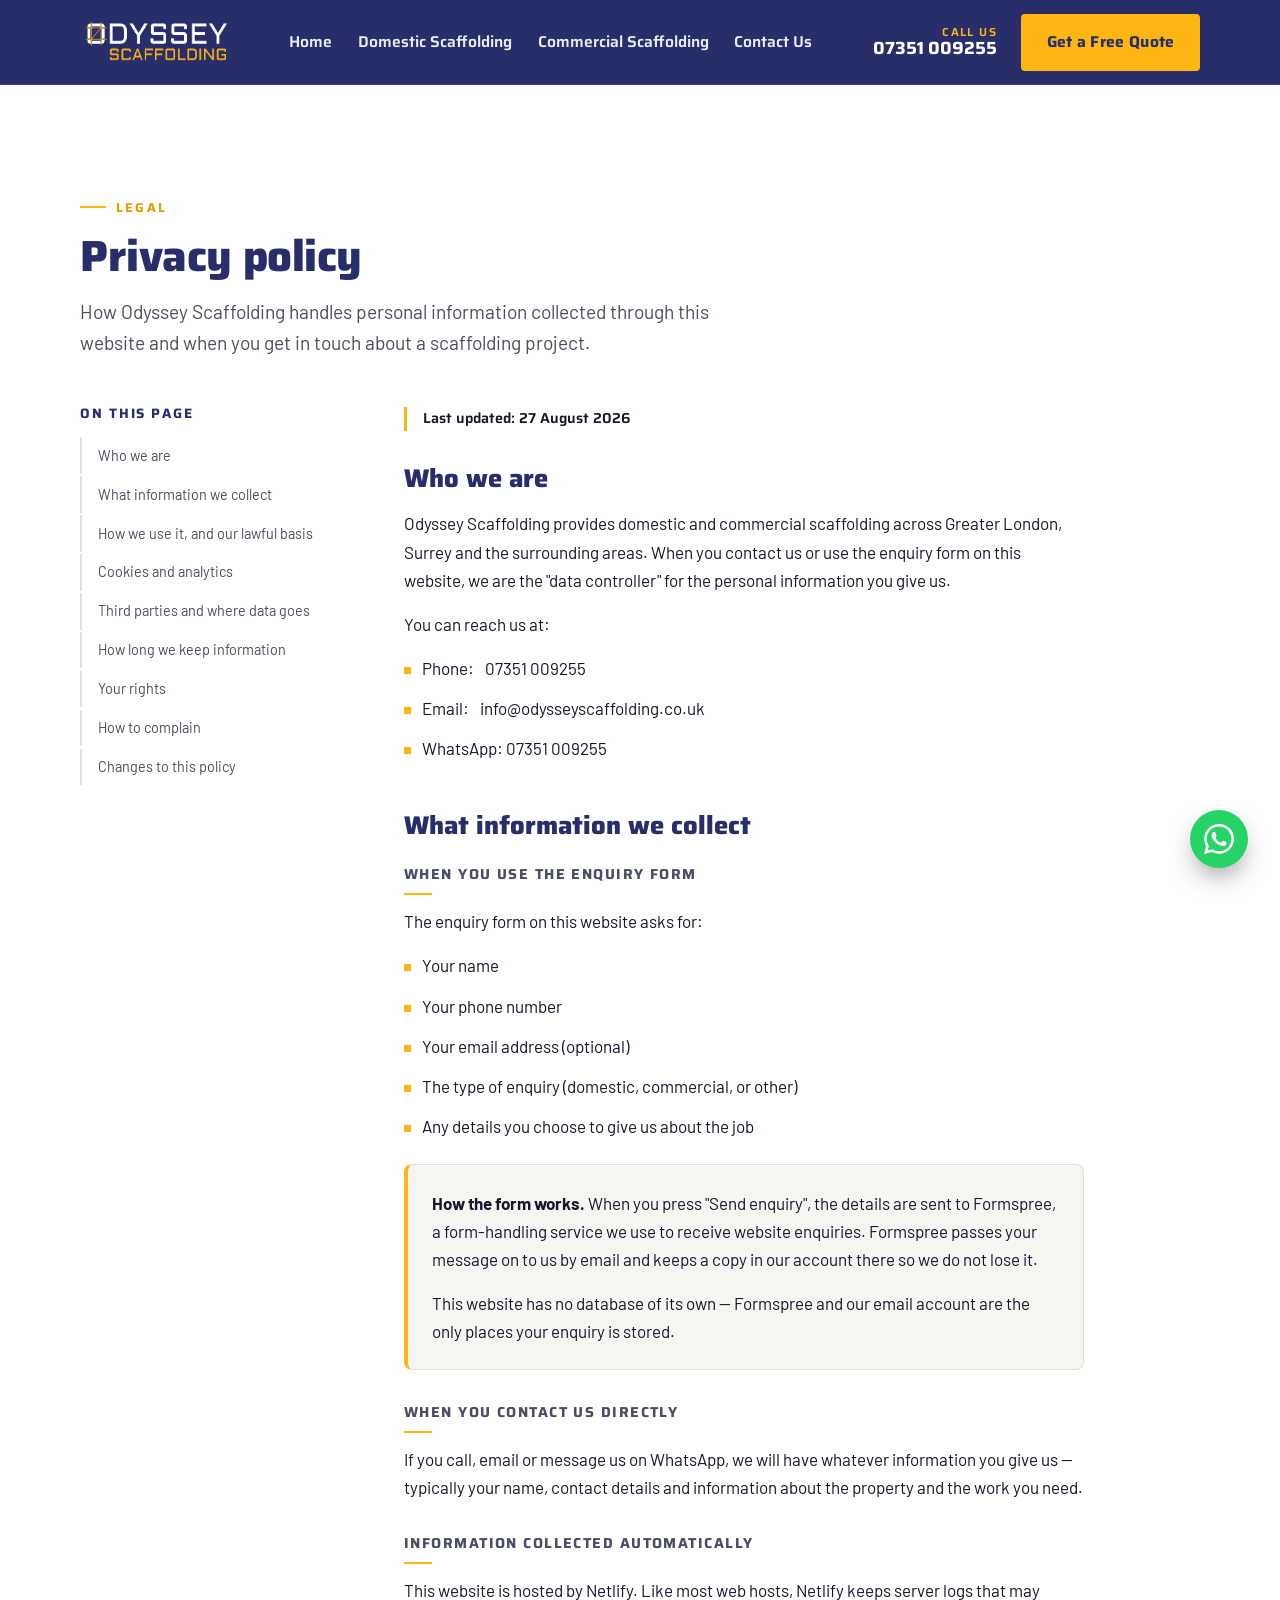
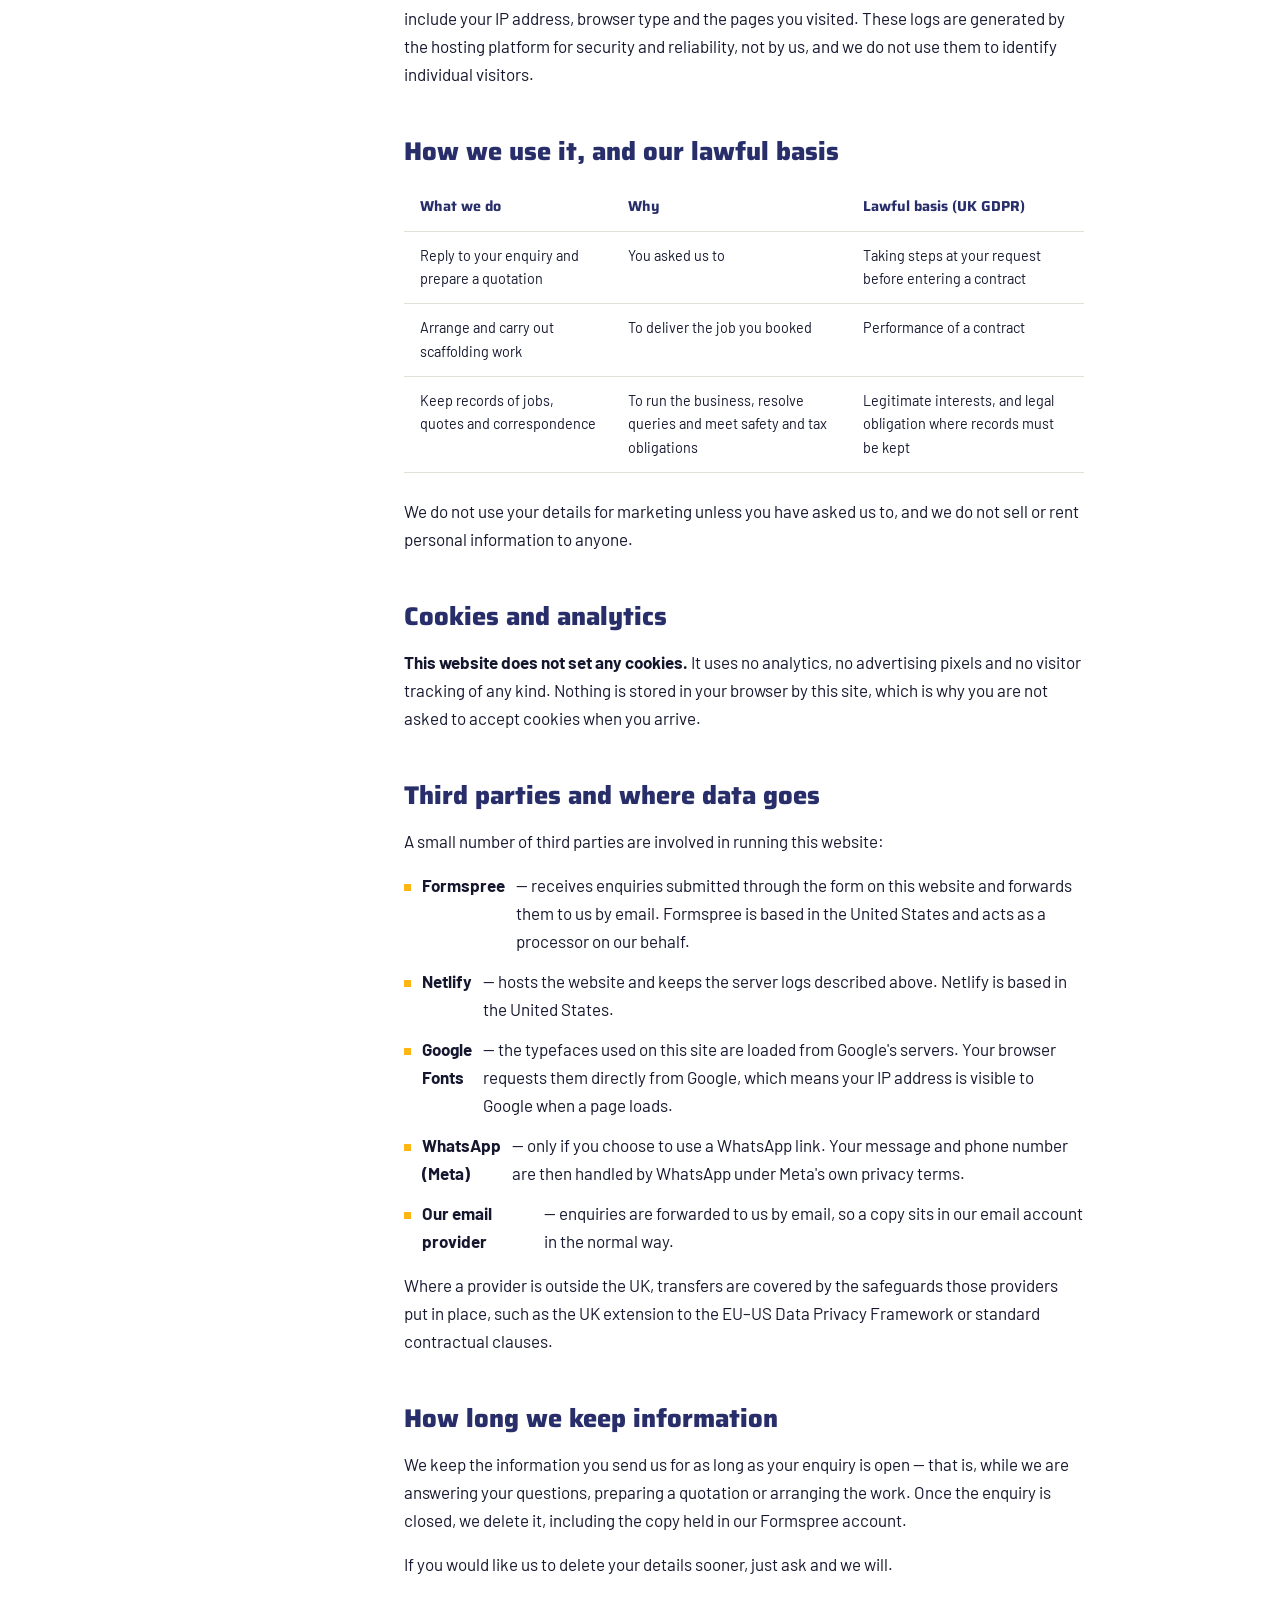
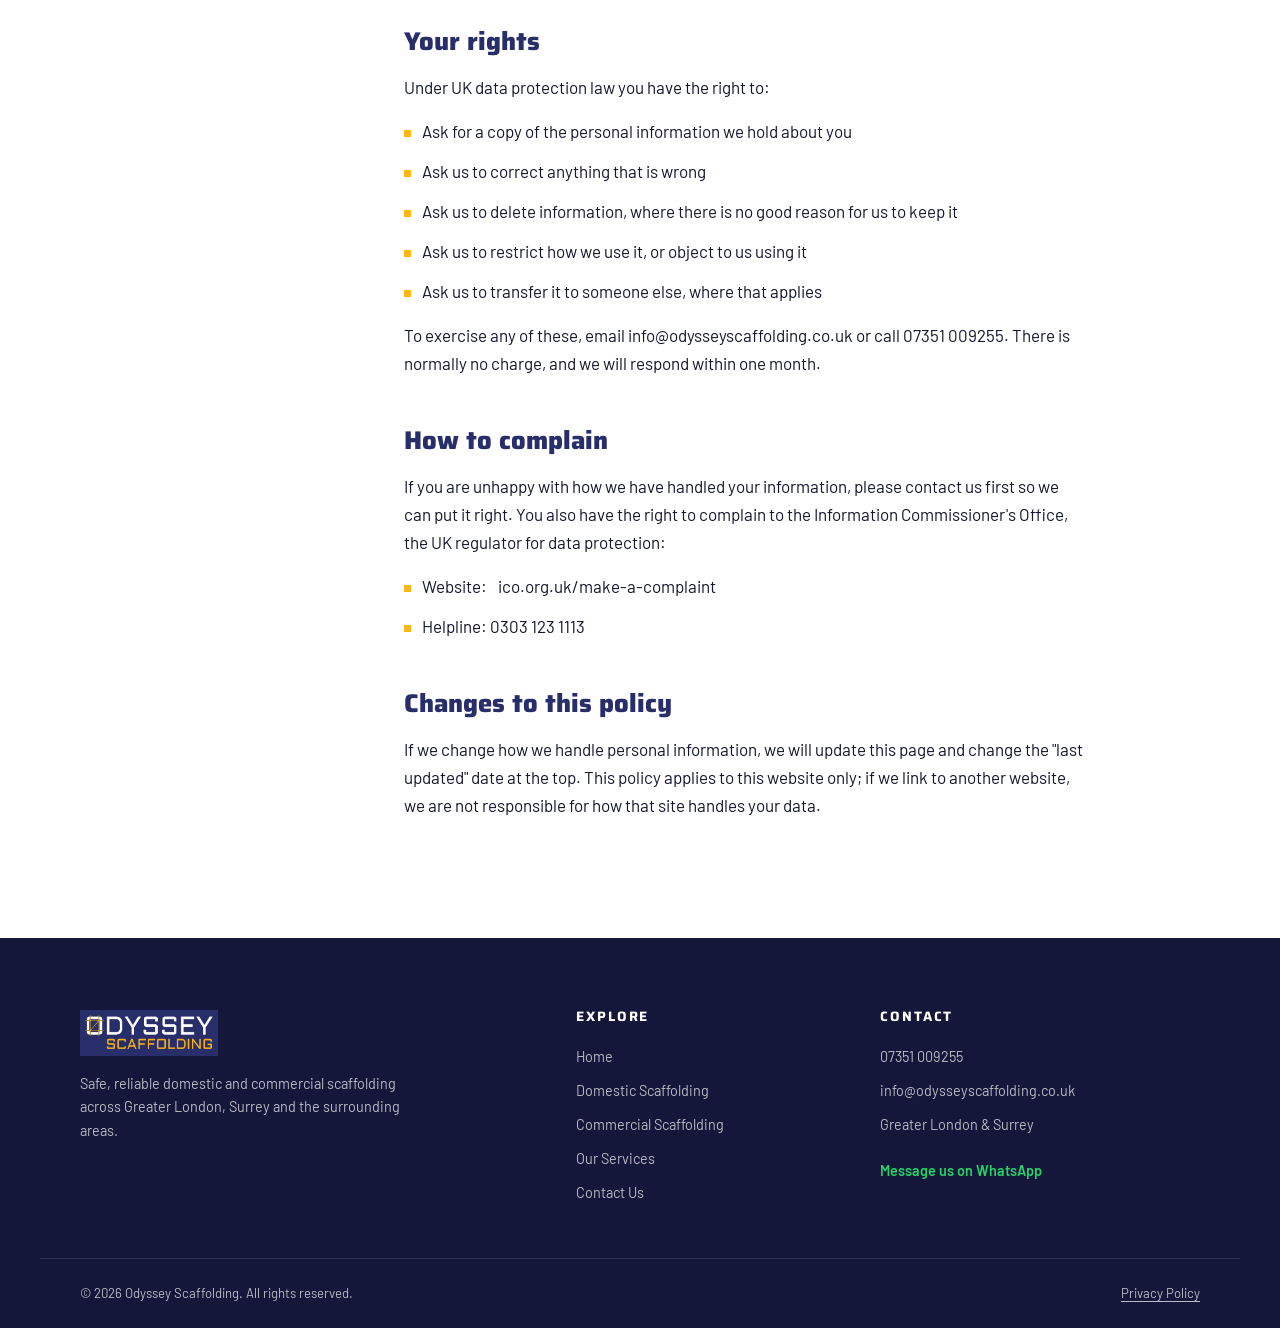
<file: privacy-policy.html>
<!DOCTYPE html>
<html lang="en-GB">
<head>
  <meta charset="UTF-8" />
  <meta name="viewport" content="width=device-width, initial-scale=1" />
  <title>Privacy Policy | Odyssey Scaffolding</title>
  <meta name="description" content="How Odyssey Scaffolding handles personal information collected through this website and when you contact us about scaffolding in Greater London and Surrey." />
  <meta name="robots" content="index, follow" />

  <!-- Canonical points at the Netlify URL because that is where the site actually
       lives. CHANGE THIS when the real domain is connected to this Netlify site. -->
  <link rel="canonical" href="https://odyssey-scaffolding.netlify.app/privacy-policy" />

  <link rel="icon" type="image/png" sizes="32x32" href="assets/images/brand/favicon-32.png" />
  <link rel="icon" type="image/png" sizes="64x64" href="assets/images/brand/favicon-64.png" />
  <link rel="apple-touch-icon" href="assets/images/brand/favicon-180.png" />

  <link rel="preconnect" href="https://fonts.googleapis.com" />
  <link rel="preconnect" href="https://fonts.gstatic.com" crossorigin />
  <link href="https://fonts.googleapis.com/css2?family=Saira:wght@500;600;700;800&amp;family=Barlow:wght@400;500;600;700&amp;display=swap" rel="stylesheet" />

  <link rel="stylesheet" href="styles.css" />
  <script>document.documentElement.classList.add('js');</script>
</head>
<body>

  <header class="site-header" id="top">
    <div class="container header-inner">
      <a class="site-logo" href="index.html" aria-label="Odyssey Scaffolding — home">
        <img src="assets/images/brand/odyssey-logo.jpg" alt="Odyssey Scaffolding" />
      </a>
      <nav class="main-nav" aria-label="Primary">
        <a href="index.html">Home</a>
        <a href="domestic-scaffolding.html">Domestic Scaffolding</a>
        <a href="commercial-scaffolding.html">Commercial Scaffolding</a>
        <a href="contact.html">Contact Us</a>
      </nav>
      <div class="header-actions">
        <a class="header-phone" href="tel:07351009255">
          <span class="header-phone__label">Call us</span>
          <span class="header-phone__num">07351 009255</span>
        </a>
        <a class="btn btn--amber header-cta" href="contact.html">Get a Free Quote</a>
      </div>
      <button class="nav-toggle" id="navToggle" aria-label="Open menu" aria-expanded="false" aria-controls="mobileNav">
        <span></span><span></span><span></span>
      </button>
    </div>
    <div class="mobile-nav" id="mobileNav" hidden>
      <a href="index.html">Home</a>
      <a href="domestic-scaffolding.html">Domestic Scaffolding</a>
      <a href="commercial-scaffolding.html">Commercial Scaffolding</a>
      <a href="contact.html">Contact Us</a>
      <a class="btn btn--amber" href="contact.html">Get a Free Quote</a>
      <a class="mobile-nav__call" href="tel:07351009255">Call 07351 009255</a>
    </div>
  </header>

  <main>
    <section class="section legal">
      <div class="container">
        <div class="section-head" style="max-width:68ch">
          <p class="eyebrow">Legal</p>
          <h1 class="section-title">Privacy policy</h1>
          <p class="section-intro">
            How Odyssey Scaffolding handles personal information collected through this website
            and when you get in touch about a scaffolding project.
          </p>
        </div>

        <div class="legal__grid">
          <nav class="legal__toc" aria-label="On this page">
            <h2>On this page</h2>
            <ol>
            <li><a href="#who-we-are">Who we are</a></li>
            <li><a href="#what-we-collect">What information we collect</a></li>
            <li><a href="#how-we-use-it">How we use it, and our lawful basis</a></li>
            <li><a href="#cookies">Cookies and analytics</a></li>
            <li><a href="#third-parties">Third parties and where data goes</a></li>
            <li><a href="#how-long">How long we keep information</a></li>
            <li><a href="#your-rights">Your rights</a></li>
            <li><a href="#complaints">How to complain</a></li>
            <li><a href="#changes">Changes to this policy</a></li>
            </ol>
          </nav>

          <div class="legal__body">
            <p class="legal__updated">Last updated: 27 August 2026</p>

            <h2 id="who-we-are">Who we are</h2>
            <p>
              Odyssey Scaffolding provides domestic and commercial scaffolding across Greater
              London, Surrey and the surrounding areas. When you contact us or use the enquiry
              form on this website, we are the "data controller" for the personal information
              you give us.
            </p>
            <p>You can reach us at:</p>
            <ul>
              <li>Phone: <a href="tel:07351009255">07351&nbsp;009255</a></li>
              <li>Email: <a href="mailto:info@odysseyscaffolding.co.uk">info@odysseyscaffolding.co.uk</a></li>
              <li>WhatsApp: 07351&nbsp;009255</li>
            </ul>

            <h2 id="what-we-collect">What information we collect</h2>
            <h3>When you use the enquiry form</h3>
            <p>The enquiry form on this website asks for:</p>
            <ul>
              <li>Your name</li>
              <li>Your phone number</li>
              <li>Your email address (optional)</li>
              <li>The type of enquiry (domestic, commercial, or other)</li>
              <li>Any details you choose to give us about the job</li>
            </ul>
            <div class="legal__note">
              <p><strong>How the form works.</strong> When you press "Send enquiry", the details
              are sent to Formspree, a form-handling service we use to receive website enquiries.
              Formspree passes your message on to us by email and keeps a copy in our account
              there so we do not lose it.</p>
              <p>This website has no database of its own — Formspree and our email account are
              the only places your enquiry is stored.</p>
            </div>

            <h3>When you contact us directly</h3>
            <p>
              If you call, email or message us on WhatsApp, we will have whatever information you
              give us — typically your name, contact details and information about the property
              and the work you need.
            </p>

            <h3>Information collected automatically</h3>
            <p>
              This website is hosted by Netlify. Like most web hosts, Netlify keeps server logs
              that may include your IP address, browser type and the pages you visited. These
              logs are generated by the hosting platform for security and reliability, not by us,
              and we do not use them to identify individual visitors.
            </p>

            <h2 id="how-we-use-it">How we use it, and our lawful basis</h2>
            <div class="legal__scroll">
              <table>
                <thead>
                  <tr><th>What we do</th><th>Why</th><th>Lawful basis (UK GDPR)</th></tr>
                </thead>
                <tbody>
                  <tr>
                    <td>Reply to your enquiry and prepare a quotation</td>
                    <td>You asked us to</td>
                    <td>Taking steps at your request before entering a contract</td>
                  </tr>
                  <tr>
                    <td>Arrange and carry out scaffolding work</td>
                    <td>To deliver the job you booked</td>
                    <td>Performance of a contract</td>
                  </tr>
                  <tr>
                    <td>Keep records of jobs, quotes and correspondence</td>
                    <td>To run the business, resolve queries and meet safety and tax obligations</td>
                    <td>Legitimate interests, and legal obligation where records must be kept</td>
                  </tr>
                </tbody>
              </table>
            </div>
            <p>
              We do not use your details for marketing unless you have asked us to, and we do not
              sell or rent personal information to anyone.
            </p>

            <h2 id="cookies">Cookies and analytics</h2>
            <p>
              <strong>This website does not set any cookies.</strong> It uses no analytics, no
              advertising pixels and no visitor tracking of any kind. Nothing is stored in your
              browser by this site, which is why you are not asked to accept cookies when you
              arrive.
            </p>

            <h2 id="third-parties">Third parties and where data goes</h2>
            <p>A small number of third parties are involved in running this website:</p>
            <ul>
              <li><strong>Formspree</strong> — receives enquiries submitted through the form on
                  this website and forwards them to us by email. Formspree is based in the United
                  States and acts as a processor on our behalf.</li>
              <li><strong>Netlify</strong> — hosts the website and keeps the server logs described
                  above. Netlify is based in the United States.</li>
              <li><strong>Google Fonts</strong> — the typefaces used on this site are loaded from
                  Google's servers. Your browser requests them directly from Google, which means
                  your IP address is visible to Google when a page loads.</li>
              <li><strong>WhatsApp (Meta)</strong> — only if you choose to use a WhatsApp link.
                  Your message and phone number are then handled by WhatsApp under Meta's own
                  privacy terms.</li>
              <li><strong>Our email provider</strong> — enquiries are forwarded to us by email,
                  so a copy sits in our email account in the normal way.</li>
            </ul>
            <p>
              Where a provider is outside the UK, transfers are covered by the safeguards those
              providers put in place, such as the UK extension to the EU–US Data Privacy Framework
              or standard contractual clauses.
            </p>

            <h2 id="how-long">How long we keep information</h2>
            <p>
              We keep the information you send us for as long as your enquiry is open — that is,
              while we are answering your questions, preparing a quotation or arranging the work.
              Once the enquiry is closed, we delete it, including the copy held in our Formspree
              account.
            </p>
            <p>
              If you would like us to delete your details sooner, just ask and we will.
            </p>

            <h2 id="your-rights">Your rights</h2>
            <p>Under UK data protection law you have the right to:</p>
            <ul>
              <li>Ask for a copy of the personal information we hold about you</li>
              <li>Ask us to correct anything that is wrong</li>
              <li>Ask us to delete information, where there is no good reason for us to keep it</li>
              <li>Ask us to restrict how we use it, or object to us using it</li>
              <li>Ask us to transfer it to someone else, where that applies</li>
            </ul>
            <p>
              To exercise any of these, email
              <a href="mailto:info@odysseyscaffolding.co.uk">info@odysseyscaffolding.co.uk</a> or
              call <a href="tel:07351009255">07351&nbsp;009255</a>. There is normally no charge,
              and we will respond within one month.
            </p>

            <h2 id="complaints">How to complain</h2>
            <p>
              If you are unhappy with how we have handled your information, please contact us
              first so we can put it right. You also have the right to complain to the Information
              Commissioner's Office, the UK regulator for data protection:
            </p>
            <ul>
              <li>Website: <a href="https://ico.org.uk/make-a-complaint/" target="_blank" rel="noopener">ico.org.uk/make-a-complaint</a></li>
              <li>Helpline: 0303 123 1113</li>
            </ul>

            <h2 id="changes">Changes to this policy</h2>
            <p>
              If we change how we handle personal information, we will update this page and change
              the "last updated" date at the top. This policy applies to this website only; if we
              link to another website, we are not responsible for how that site handles your data.
            </p>
          </div>
        </div>
      </div>
    </section>
  </main>

  <footer class="site-footer">
    <div class="container footer-grid">
      <div class="footer-brand">
        <img src="assets/images/brand/odyssey-logo.jpg" alt="Odyssey Scaffolding" class="footer-logo" />
        <p>Safe, reliable domestic and commercial scaffolding across Greater London, Surrey and the surrounding areas.</p>
      </div>
      <nav class="footer-col" aria-label="Footer">
        <h4>Explore</h4>
        <a href="index.html">Home</a>
        <a href="domestic-scaffolding.html">Domestic Scaffolding</a>
        <a href="commercial-scaffolding.html">Commercial Scaffolding</a>
        <a href="index.html#services">Our Services</a>
        <a href="contact.html">Contact Us</a>
      </nav>
      <div class="footer-col">
        <h4>Contact</h4>
        <a href="tel:07351009255">07351 009255</a>
        <a href="mailto:info@odysseyscaffolding.co.uk">info@odysseyscaffolding.co.uk</a>
        <span class="footer-area">Greater London &amp; Surrey</span>
        <a class="footer-wa" href="https://wa.me/447351009255?text=Hi%20Odyssey%20Scaffolding%2C%20I%27d%20like%20a%20quote" target="_blank" rel="noopener">Message us on WhatsApp</a>
      </div>
    </div>
    <div class="container footer-bottom">
      <p>&copy; <span id="year">2026</span> Odyssey Scaffolding. All rights reserved.</p>
      <p class="footer-credit"><a href="privacy-policy.html" aria-current="page">Privacy Policy</a></p>
    </div>
  </footer>

  <a class="wa-fab" href="https://wa.me/447351009255?text=Hi%20Odyssey%20Scaffolding%2C%20I%27d%20like%20a%20quote"
     target="_blank" rel="noopener" aria-label="Message Odyssey Scaffolding on WhatsApp">
    <svg viewBox="0 0 24 24" width="30" height="30" fill="currentColor" aria-hidden="true"><path d="M17.472 14.382c-.297-.149-1.758-.867-2.03-.967-.273-.099-.471-.148-.67.15-.197.297-.767.966-.94 1.164-.173.199-.347.223-.644.075-.297-.15-1.255-.463-2.39-1.475-.883-.788-1.48-1.761-1.653-2.059-.173-.297-.018-.458.13-.606.134-.133.298-.347.446-.52.149-.174.198-.298.298-.497.099-.198.05-.371-.025-.52-.075-.149-.669-1.612-.916-2.207-.242-.579-.487-.5-.669-.51-.173-.008-.371-.01-.57-.01-.198 0-.52.074-.792.372-.272.297-1.04 1.016-1.04 2.479 0 1.462 1.065 2.875 1.213 3.074.149.198 2.096 3.2 5.077 4.487.709.306 1.262.489 1.694.625.712.227 1.36.195 1.871.118.571-.085 1.758-.719 2.006-1.413.248-.694.248-1.289.173-1.413-.074-.124-.272-.198-.57-.347m-5.421 7.403h-.004a9.87 9.87 0 01-5.031-1.378l-.361-.214-3.741.982.999-3.648-.235-.374a9.86 9.86 0 01-1.51-5.26c.001-5.45 4.436-9.884 9.888-9.884 2.64 0 5.122 1.03 6.988 2.898a9.825 9.825 0 012.893 6.994c-.003 5.45-4.437 9.884-9.885 9.884m8.413-18.297A11.815 11.815 0 0012.05 0C5.495 0 .16 5.335.157 11.892c0 2.096.547 4.142 1.588 5.945L.057 24l6.305-1.654a11.882 11.882 0 005.683 1.448h.005c6.554 0 11.89-5.335 11.893-11.893a11.821 11.821 0 00-3.48-8.413z"/></svg>
  </a>

  <script src="main.js"></script>
</body>
</html>
</file>
<file: styles.css>
/* =================================================================
   ODYSSEY SCAFFOLDING — homepage styles
   Aesthetic: bold industrial-editorial
   Brand tokens sampled from the real logo.
   ================================================================= */

/* ---------- Design tokens ---------- */
:root {
  /* Brand colours (exact, from logo) */
  --navy:      #282E6A;   /* primary / dark sections */
  --navy-deep: #1E2352;   /* deeper navy for gradients */
  --amber:     #FFB613;   /* accent / CTA */
  --amber-dk:  #E39E00;   /* amber hover */
  --white:     #FFFFFF;
  --paper:     #F6F5F1;   /* warm off-white light section */
  --paper-2:   #EFEDE6;   /* slightly deeper paper */
  --ink:       #15172E;   /* body text on light */
  --ink-soft:  #4A4D63;   /* secondary text on light */
  --line:      #E2E0D8;   /* hairline on light */

  /* Typography */
  --font-head: "Saira", system-ui, sans-serif;
  --font-body: "Barlow", system-ui, sans-serif;

  /* Type scale (clamped, kept to a tight set) */
  --fs-display: clamp(2.6rem, 6vw, 4.6rem);
  --fs-h1:      clamp(2.4rem, 5.2vw, 4rem);
  --fs-h2:      clamp(1.9rem, 3.4vw, 2.9rem);
  --fs-h3:      clamp(1.15rem, 1.6vw, 1.4rem);
  --fs-lead:    clamp(1.1rem, 1.5vw, 1.3rem);
  --fs-body:    1.0625rem;
  --fs-small:   0.9rem;
  --fs-eyebrow: 0.8rem;

  /* Spacing scale */
  --s-1: 0.5rem;
  --s-2: 0.75rem;
  --s-3: 1rem;
  --s-4: 1.5rem;
  --s-5: 2rem;
  --s-6: 3rem;
  --s-7: 4.5rem;
  --s-8: 6.5rem;

  --container: 1200px;
  --radius: 4px;           /* squared / engineered, not pill-round */
  --radius-lg: 8px;
  --header-h: 84px;
  --ease: cubic-bezier(0.22, 0.61, 0.36, 1);
}

/* ---------- Reset / base ---------- */
*, *::before, *::after { box-sizing: border-box; }
html { scroll-behavior: smooth; scroll-padding-top: var(--header-h); }
body {
  margin: 0;
  font-family: var(--font-body);
  font-size: var(--fs-body);
  line-height: 1.65;
  color: var(--ink);
  background: var(--white);
  -webkit-font-smoothing: antialiased;
  overflow-x: hidden;
}
img { max-width: 100%; display: block; }
a { color: inherit; text-decoration: none; }
h1, h2, h3, h4 { font-family: var(--font-head); line-height: 1.05; margin: 0; font-weight: 700; }
p { margin: 0 0 var(--s-3); }
ul { margin: 0; padding: 0; list-style: none; }

.container { width: 100%; max-width: var(--container); margin-inline: auto; padding-inline: clamp(1.1rem, 4vw, 2.5rem); }
.section { padding-block: clamp(3.5rem, 8vw, var(--s-8)); }

/* ---------- Shared bits ---------- */
.eyebrow {
  font-family: var(--font-head);
  font-weight: 700;
  font-size: var(--fs-eyebrow);
  letter-spacing: 0.18em;
  text-transform: uppercase;
  color: var(--amber-dk);
  margin: 0 0 var(--s-3);
  display: inline-flex;
  align-items: center;
  gap: 0.6rem;
}
.eyebrow::before {
  content: "";
  width: 26px; height: 2px;
  background: var(--amber);
  display: inline-block;
}
.eyebrow--onDark { color: var(--amber); }

.section-title { font-size: var(--fs-h2); letter-spacing: -0.01em; color: var(--navy); font-weight: 800; }
.section-title--onDark { color: var(--white); }
.section-head { max-width: 620px; margin-bottom: clamp(2rem, 4vw, var(--s-6)); }
.section-intro { color: var(--ink-soft); font-size: var(--fs-lead); margin-top: var(--s-3); }
.lead-para { font-size: var(--fs-lead); color: var(--ink); }

/* ---------- Buttons ---------- */
.btn {
  --btn-bg: var(--navy);
  --btn-fg: var(--white);
  display: inline-flex;
  align-items: center;
  justify-content: center;
  gap: 0.55rem;
  font-family: var(--font-head);
  font-weight: 700;
  font-size: 0.98rem;
  letter-spacing: 0.02em;
  padding: 0.85em 1.5em;
  border-radius: var(--radius);
  background: var(--btn-bg);
  color: var(--btn-fg);
  border: 2px solid var(--btn-bg);
  cursor: pointer;
  transition: transform .15s var(--ease), background .2s var(--ease), border-color .2s var(--ease), box-shadow .2s var(--ease);
  will-change: transform;
}
.btn:hover { transform: translateY(-2px); box-shadow: 0 10px 24px -12px rgba(0,0,0,.5); }
.btn:active { transform: translateY(0); }
.btn--lg { padding: 1em 1.8em; font-size: 1.02rem; }
.btn--block { display: flex; width: 100%; margin-bottom: var(--s-2); }

.btn--amber  { --btn-bg: var(--amber); --btn-fg: var(--navy); border-color: var(--amber); }
.btn--amber:hover { background: var(--amber-dk); border-color: var(--amber-dk); }
.btn--navy   { --btn-bg: var(--navy); --btn-fg: var(--white); }
.btn--navy:hover { background: var(--navy-deep); border-color: var(--navy-deep); }
.btn--ghost  { --btn-bg: transparent; --btn-fg: var(--white); border-color: rgba(255,255,255,.55); }
.btn--ghost:hover { background: rgba(255,255,255,.1); border-color: var(--white); }
.btn--whatsapp { --btn-bg: #25D366; --btn-fg: #06371b; border-color: #25D366; }
.btn--whatsapp:hover { background: #1FB955; border-color: #1FB955; }
.wa-glyph { display: inline-flex; }

/* =================================================================
   HEADER
   ================================================================= */
.site-header {
  position: sticky; top: 0; z-index: 100;
  background: var(--navy);
  border-bottom: 1px solid rgba(255,255,255,.08);
  transition: box-shadow .25s var(--ease);
}
.site-header.scrolled { box-shadow: 0 6px 22px -10px rgba(0,0,0,.55); }
.header-inner {
  display: flex; align-items: center; gap: var(--s-4);
  min-height: var(--header-h);
}
.site-logo { display: block; flex-shrink: 0; }
.site-logo img { height: clamp(40px, 4vw, 54px); width: auto; object-fit: contain; }

.main-nav { display: flex; gap: clamp(1rem, 2vw, 2rem); margin-left: var(--s-5); }
.main-nav a {
  font-family: var(--font-head);
  font-weight: 600;
  font-size: 0.98rem;
  color: rgba(255,255,255,.9);
  padding: 0.4rem 0;
  position: relative;
  transition: color .2s var(--ease);
}
.main-nav a::after {
  content: ""; position: absolute; left: 0; bottom: -2px;
  width: 0; height: 2px; background: var(--amber);
  transition: width .25s var(--ease);
}
.main-nav a:hover { color: var(--white); }
.main-nav a:hover::after { width: 100%; }

.header-actions { display: flex; align-items: center; gap: var(--s-4); margin-left: auto; }
.header-phone { display: flex; flex-direction: column; line-height: 1.1; text-align: right; }
.header-phone__label { font-size: 0.72rem; letter-spacing: 0.12em; text-transform: uppercase; color: var(--amber); font-family: var(--font-head); font-weight: 600; }
.header-phone__num { font-family: var(--font-head); font-weight: 700; color: var(--white); font-size: 1.1rem; }

/* Mobile nav toggle */
.nav-toggle {
  display: none;
  margin-left: auto;
  background: none; border: none; cursor: pointer;
  width: 44px; height: 44px; padding: 10px;
  flex-direction: column; justify-content: space-between;
}
.nav-toggle span { display: block; height: 3px; width: 100%; background: var(--white); border-radius: 2px; transition: transform .3s var(--ease), opacity .2s var(--ease); }
.nav-toggle[aria-expanded="true"] span:nth-child(1) { transform: translateY(8.5px) rotate(45deg); }
.nav-toggle[aria-expanded="true"] span:nth-child(2) { opacity: 0; }
.nav-toggle[aria-expanded="true"] span:nth-child(3) { transform: translateY(-8.5px) rotate(-45deg); }

.mobile-nav { display: flex; }
.mobile-nav[hidden] { display: none; }   /* the [hidden] attr must win over display:flex */
.mobile-nav {
  flex-direction: column; gap: var(--s-1);
  background: var(--navy-deep);
  padding: var(--s-4) clamp(1.1rem, 4vw, 2.5rem) var(--s-5);
  border-top: 1px solid rgba(255,255,255,.08);
}
.mobile-nav a { font-family: var(--font-head); font-weight: 600; color: var(--white); padding: 0.7rem 0; border-bottom: 1px solid rgba(255,255,255,.08); }
.mobile-nav .btn { margin-top: var(--s-3); border-bottom: none; }
.mobile-nav__call { color: var(--amber) !important; border-bottom: none !important; }

/* =================================================================
   HERO
   ================================================================= */
.hero {
  position: relative;
  min-height: calc(100svh - var(--header-h));
  display: flex;
  flex-direction: column;
  justify-content: center;
  color: var(--white);
  overflow: hidden;
}
.hero__media { position: absolute; inset: 0; z-index: 0; }
.hero__media img { width: 100%; height: 100%; object-fit: cover; object-position: center 40%; }
.hero__scrim {
  position: absolute; inset: 0;
  background:
    linear-gradient(100deg, rgba(30,35,82,.92) 0%, rgba(40,46,106,.78) 42%, rgba(40,46,106,.30) 100%),
    linear-gradient(0deg, rgba(21,23,46,.55) 0%, rgba(21,23,46,0) 40%);
}
/* Fill the space above the strip and vertically centre the text, biased slightly down */
.hero__inner {
  position: relative; z-index: 2;
  flex: 1 1 auto;
  display: flex;
  flex-direction: column;
  justify-content: center;
  padding-top: clamp(3rem, 13vh, 8rem);   /* larger top padding nudges the block down from centre */
  padding-bottom: clamp(2rem, 5vh, 3.5rem);
}
.hero__title {
  font-size: var(--fs-display);
  font-weight: 800;
  letter-spacing: -0.02em;
  margin: 0 0 var(--s-4);
  max-width: 16ch;
  text-shadow: 0 2px 30px rgba(0,0,0,.25);
}
.hero__sub { font-size: var(--fs-lead); max-width: 46ch; color: rgba(255,255,255,.92); margin-bottom: var(--s-5); }
.hero__actions { display: flex; flex-wrap: wrap; gap: var(--s-3); }

/* Slim proof strip pinned inside the hero */
.hero__strip {
  position: relative; z-index: 2;
  /* strip sits at the bottom naturally now that .hero__inner takes the flex space */
  background: rgba(21,23,46,.55);
  backdrop-filter: blur(4px);
  border-top: 2px solid var(--amber);
}
.hero__strip-inner {
  display: flex; flex-wrap: wrap; justify-content: center; gap: var(--s-3) var(--s-6);
  padding-block: var(--s-3);
  font-size: var(--fs-small);
  color: rgba(255,255,255,.85);
}
.hero__strip-inner strong { color: var(--white); font-family: var(--font-head); }

/* =================================================================
   ABOUT
   ================================================================= */
.about { background: var(--white); position: relative; overflow: hidden; }
/* Faint scaffolding line-drawing behind the section (client-supplied image) */
.about::before {
  content: "";
  position: absolute; inset: 0;
  background: url(assets/images/brand/scaffold-bg.png) no-repeat left top;
  background-size: cover;
  opacity: 1;              /* image is already light — used at full strength */
  pointer-events: none;
  z-index: 0;
}
.about__grid { position: relative; z-index: 1; display: grid; grid-template-columns: 0.9fr 1.1fr; gap: clamp(2rem, 5vw, var(--s-7)); align-items: start; }
.about__lead { position: sticky; top: calc(var(--header-h) + 1rem); }
.about__who { font-weight: 500; color: var(--navy); border-left: 3px solid var(--amber); padding-left: var(--s-3); }

/* =================================================================
   SERVICES
   ================================================================= */
.services { background: var(--paper); }
.services-grid { display: grid; grid-template-columns: repeat(3, 1fr); gap: var(--s-4); }
.service-card {
  position: relative;
  background: var(--white);
  border: 1px solid var(--line);
  border-radius: var(--radius-lg);
  padding: var(--s-5) var(--s-4) var(--s-4);
  overflow: hidden;
  transition: transform .25s var(--ease), box-shadow .25s var(--ease), border-color .25s var(--ease);
}
.service-card__rule {
  position: absolute; left: 0; top: 0;
  width: 4px; height: 0;
  background: var(--amber);
  transition: height .3s var(--ease);
}
.service-card h3 { font-size: var(--fs-h3); color: var(--navy); font-weight: 700; margin-bottom: var(--s-2); }
.service-card p { color: var(--ink-soft); font-size: var(--fs-small); margin: 0; }
.service-card:hover { transform: translateY(-4px); box-shadow: 0 20px 40px -24px rgba(40,46,106,.55); border-color: transparent; }
.service-card:hover .service-card__rule { height: 100%; }

/* =================================================================
   SPLIT — domestic / commercial
   ================================================================= */
.split { display: grid; grid-template-columns: 1fr 1fr; }
.split__panel { display: grid; grid-template-rows: auto 1fr; }
.split__media { aspect-ratio: 16 / 10; overflow: hidden; }
.split__media img { width: 100%; height: 100%; object-fit: cover; transition: transform .6s var(--ease); }
.split__panel:hover .split__media img { transform: scale(1.05); }
.split__content { padding: clamp(2rem, 4vw, var(--s-7)) clamp(1.5rem, 4vw, var(--s-6)); }
.split__panel--domestic .split__content { background: var(--navy); color: rgba(255,255,255,.9); }
.split__panel--domestic .eyebrow { color: var(--amber); }
.split__panel--commercial .split__content { background: var(--navy-deep); color: rgba(255,255,255,.9); }
.split__panel--commercial .eyebrow { color: var(--amber); }
.split__title { font-size: var(--fs-h2); color: var(--white); font-weight: 800; margin-bottom: var(--s-3); }

.tag-list { display: flex; flex-wrap: wrap; gap: 0.5rem; margin: var(--s-4) 0 var(--s-5); }
.tag-list li {
  font-family: var(--font-head); font-weight: 600; font-size: 0.82rem;
  color: var(--white);
  border: 1px solid rgba(255,255,255,.25);
  border-radius: 999px;
  padding: 0.35em 0.9em;
  transition: border-color .2s var(--ease), background .2s var(--ease);
}
.tag-list li:hover { border-color: var(--amber); background: rgba(255,182,19,.12); }

/* =================================================================
   USES — editorial list
   ================================================================= */
.uses { background: var(--white); }
.uses__grid { display: grid; grid-template-columns: 0.85fr 1.15fr; gap: clamp(2rem, 5vw, var(--s-7)); align-items: start; }
.uses__list { columns: 2; column-gap: var(--s-6); }
.uses__list li {
  break-inside: avoid;
  padding: var(--s-3) 0;
  border-bottom: 1px solid var(--line);
  font-family: var(--font-head); font-weight: 600; font-size: 1.05rem; color: var(--navy);
  display: flex; align-items: baseline; gap: 0.7rem;
}
.uses__list li::before { content: ""; width: 8px; height: 8px; background: var(--amber); flex-shrink: 0; transform: translateY(-1px); }

/* =================================================================
   SHOWCASE
   ================================================================= */
.showcase { background: var(--paper); padding-bottom: clamp(3.5rem, 8vw, var(--s-8)); }
.showcase__strip {
  display: grid;
  grid-auto-flow: column;
  grid-auto-columns: clamp(240px, 26vw, 340px);
  gap: var(--s-3);
  overflow-x: auto;
  padding: var(--s-2) clamp(1.1rem, 4vw, 2.5rem) var(--s-4);
  scroll-snap-type: x proximity;      /* proximity = smoother free-dragging than mandatory */
  scrollbar-width: thin;
  cursor: grab;                        /* signals it's draggable on desktop */
  overscroll-behavior-x: contain;
  -webkit-overflow-scrolling: touch;   /* momentum swipe on iOS */
}
.showcase__strip.is-dragging {
  cursor: grabbing;
  scroll-snap-type: none;              /* don't fight the drag */
  scroll-behavior: auto;
  user-select: none;
}
/* stop images ghost-dragging and swallowing the swipe */
.showcase__item img { -webkit-user-drag: none; user-select: none; }
.showcase__item {
  margin: 0;
  aspect-ratio: 4 / 3;
  overflow: hidden;
  border-radius: var(--radius-lg);
  scroll-snap-align: start;
}
.showcase__item img { width: 100%; height: 100%; object-fit: cover; transition: transform .5s var(--ease); }
.showcase__item:hover img { transform: scale(1.06); }

/* =================================================================
   WHY — navy proof band
   ================================================================= */
.why { background: var(--navy); color: rgba(255,255,255,.9); position: relative; }
.why__grid { display: grid; grid-template-columns: 1fr 1fr; gap: clamp(2rem, 5vw, var(--s-7)); align-items: center; }
.why__text { font-size: var(--fs-lead); margin-bottom: var(--s-5); }
.why__points { display: grid; grid-template-columns: 1fr 1fr; gap: var(--s-4); }
.why__points li { background: rgba(255,255,255,.05); border: 1px solid rgba(255,255,255,.1); border-radius: var(--radius-lg); padding: var(--s-4); transition: border-color .25s var(--ease), transform .25s var(--ease); }
.why__points li:hover { border-color: var(--amber); transform: translateY(-3px); }
.why__points h3 { color: var(--white); font-size: 1.1rem; margin-bottom: var(--s-1); }
.why__points p { color: rgba(255,255,255,.75); font-size: var(--fs-small); margin: 0; }

/* =================================================================
   TESTIMONIALS
   ================================================================= */
.testimonials { background: var(--paper); }
.testi { position: relative; }                 /* full width, aligned to the start (left) */
.testi__viewport { overflow: hidden; cursor: grab; touch-action: pan-y; }
.testi__viewport.is-dragging { cursor: grabbing; }
.testi__track { display: flex; gap: var(--s-4); transition: transform .5s var(--ease); align-items: stretch; }
.testi__track.no-anim { transition: none; }
.testi__slide {
  flex: 0 0 calc((100% - var(--s-4)) / 2);      /* two per view */
  margin: 0;
  padding: clamp(1.75rem, 3.5vw, 2.75rem);
  background: var(--white);
  border: 1px solid var(--line);
  border-top: 3px solid var(--amber);
  border-radius: var(--radius-lg);
  user-select: none;
}
.testi__mark {
  display: block;
  font-family: var(--font-head); font-weight: 800;
  font-size: clamp(3rem, 6vw, 4.5rem); line-height: 0.5;
  color: var(--amber);
  margin-bottom: var(--s-3);
}
.testi__slide p {
  font-size: clamp(1.15rem, 2.1vw, 1.55rem);
  line-height: 1.5; color: var(--ink); font-style: italic;
  margin: 0 0 var(--s-4);
}
.testi__slide cite { font-family: var(--font-head); font-weight: 700; font-style: normal; color: var(--navy); font-size: 1rem; }
.testi__slide cite span { color: var(--ink-soft); font-weight: 500; }

.testi__controls { display: flex; align-items: center; justify-content: center; gap: var(--s-4); margin-top: var(--s-4); }
.testi__arrow {
  width: 46px; height: 46px; flex-shrink: 0;
  border-radius: 50%;
  border: 1px solid var(--line); background: var(--white); color: var(--navy);
  font-family: var(--font-head); font-size: 1.5rem; line-height: 1;
  display: flex; align-items: center; justify-content: center;
  cursor: pointer;
  transition: background .2s var(--ease), color .2s var(--ease), border-color .2s var(--ease), transform .15s var(--ease);
}
.testi__arrow:hover { background: var(--navy); color: var(--white); border-color: var(--navy); transform: translateY(-2px); }
.testi__dots { display: flex; gap: 0.55rem; }
.testi__dot {
  width: 10px; height: 10px; padding: 0; border: none; border-radius: 50%;
  background: rgba(40,46,106,.25); cursor: pointer;
  transition: background .25s var(--ease), transform .25s var(--ease);
}
.testi__dot:hover { background: rgba(40,46,106,.5); }
.testi__dot.is-active { background: var(--amber); transform: scale(1.3); }

/* =================================================================
   CONTACT
   ================================================================= */
.contact { background: var(--navy-deep); color: rgba(255,255,255,.9); position: relative; overflow: hidden; }
/* Faint white scaffold blueprint behind the section (light-line version for dark bg) */
.contact::before {
  content: "";
  position: absolute; inset: 0;
  background: url(assets/images/brand/scaffold-bg-light.png) no-repeat center;
  background-size: cover;
  opacity: 0.30;
  pointer-events: none;
  z-index: 0;
}
.contact__grid { position: relative; z-index: 1; display: grid; grid-template-columns: 1fr 1fr; gap: clamp(2rem, 5vw, var(--s-7)); align-items: start; }
.contact__text { font-size: var(--fs-lead); margin-bottom: var(--s-5); max-width: 52ch; }
.contact__methods { display: grid; gap: var(--s-3); margin-bottom: var(--s-5); }
.contact__methods li { display: flex; flex-direction: column; gap: 2px; border-left: 3px solid var(--amber); padding-left: var(--s-3); }
.contact__label { font-family: var(--font-head); font-weight: 600; font-size: 0.72rem; letter-spacing: 0.12em; text-transform: uppercase; color: var(--amber); }
.contact__methods a, .contact__methods span:not(.contact__label) { font-family: var(--font-head); font-weight: 600; font-size: 1.2rem; color: var(--white); }
.contact__methods a:hover { color: var(--amber); }
.contact__buttons { display: flex; flex-wrap: wrap; gap: var(--s-3); }

.contact__card {
  position: relative;
  background: var(--navy);
  border: 1px solid rgba(255,255,255,.12);
  border-radius: var(--radius-lg);
  padding: var(--s-6) var(--s-5);
  overflow: hidden;
}
.contact__card h3 { color: var(--white); font-size: 1.5rem; margin-bottom: var(--s-2); position: relative; }
.contact__card-text { color: rgba(255,255,255,.75); font-size: var(--fs-small); margin-bottom: var(--s-4); position: relative; }

/* ---- Enquiry form ---- */
.enquiry-form { position: relative; display: grid; gap: var(--s-3); }
.field { display: grid; gap: 0.35rem; }
.field-row { display: grid; grid-template-columns: 1fr 1fr; gap: var(--s-3); }
.field label {
  font-family: var(--font-head); font-weight: 600;
  font-size: 0.72rem; letter-spacing: 0.1em; text-transform: uppercase;
  color: var(--amber);
}
.field__opt { color: rgba(255,255,255,.45); font-weight: 500; letter-spacing: 0.04em; text-transform: none; }
.enquiry-form input,
.enquiry-form select,
.enquiry-form textarea {
  width: 100%;
  font-family: var(--font-body); font-size: 0.98rem;
  color: var(--white);
  background: var(--navy-deep);
  border: 1px solid rgba(255,255,255,.18);
  border-radius: var(--radius);
  padding: 0.7em 0.85em;
  transition: border-color .2s var(--ease), box-shadow .2s var(--ease);
  -webkit-appearance: none; appearance: none;
}
.enquiry-form textarea { resize: vertical; min-height: 84px; }
.enquiry-form input::placeholder,
.enquiry-form textarea::placeholder { color: rgba(255,255,255,.4); }
.enquiry-form input:focus,
.enquiry-form select:focus,
.enquiry-form textarea:focus {
  outline: none;
  border-color: var(--amber);
  box-shadow: 0 0 0 3px rgba(255,182,19,.18);
}
/* custom dropdown caret */
.enquiry-form select {
  background-image: linear-gradient(45deg, transparent 50%, var(--amber) 50%), linear-gradient(135deg, var(--amber) 50%, transparent 50%);
  background-position: right 1.1em top 55%, right 0.8em top 55%;
  background-size: 6px 6px, 6px 6px;
  background-repeat: no-repeat;
  padding-right: 2.2em;
  cursor: pointer;
}
.enquiry-form select option { color: var(--ink); background: var(--white); }
.enquiry-form__submit { margin-top: var(--s-1); }
.enquiry-form__note { font-size: 0.82rem; color: rgba(255,255,255,.6); margin: 0; text-align: center; }
.enquiry-form__note a { color: var(--amber); font-weight: 600; }
.enquiry-form__status {
  margin: 0; padding: 0.7em 0.85em;
  border-radius: var(--radius);
  font-size: 0.88rem; font-weight: 600;
  background: rgba(37,211,102,.14);
  border: 1px solid rgba(37,211,102,.5);
  color: #b8f5cf;
}
/* Submit states: sending / sent / failed */
.enquiry-form__status.is-pending {
  background: rgba(255,255,255,.08);
  border-color: rgba(255,255,255,.28);
  color: rgba(255,255,255,.82);
}
.enquiry-form__status.is-ok {
  background: rgba(37,211,102,.14);
  border-color: rgba(37,211,102,.5);
  color: #b8f5cf;
}
.enquiry-form__status.is-err {
  background: rgba(255,107,107,.14);
  border-color: rgba(255,107,107,.55);
  color: #ffc9c9;
}
.enquiry-form__submit[disabled] { opacity: .65; cursor: progress; }

/* =================================================================
   FOOTER
   ================================================================= */
.site-footer { background: #14173A; color: rgba(255,255,255,.7); padding-top: clamp(3rem, 6vw, var(--s-7)); }
.footer-grid { display: grid; grid-template-columns: 1.4fr 0.8fr 1fr; gap: var(--s-6); padding-bottom: var(--s-6); }
.footer-logo { height: 46px; width: auto; margin-bottom: var(--s-3); }
.footer-brand p { max-width: 40ch; font-size: var(--fs-small); }
.footer-col h4 { font-family: var(--font-head); color: var(--white); font-size: 0.85rem; letter-spacing: 0.14em; text-transform: uppercase; margin-bottom: var(--s-3); }
.footer-col a, .footer-area { display: block; color: rgba(255,255,255,.7); padding: 0.32rem 0; font-size: var(--fs-small); transition: color .2s var(--ease); }
.footer-col a:hover { color: var(--amber); }
.footer-wa { color: #25D366 !important; font-weight: 600; margin-top: var(--s-2); }
.footer-bottom { display: flex; flex-wrap: wrap; justify-content: space-between; gap: var(--s-2); padding-block: var(--s-4); border-top: 1px solid rgba(255,255,255,.1); font-size: 0.82rem; }
.footer-bottom p { margin: 0; }
.footer-credit { color: rgba(255,255,255,.45); }
.footer-credit a { color: rgba(255,255,255,.7); text-decoration: underline; text-underline-offset: 3px; transition: color .2s var(--ease); }
.footer-credit a:hover { color: var(--amber); }

/* =================================================================
   STICKY WHATSAPP FAB
   ================================================================= */
.wa-fab {
  position: fixed; right: clamp(1rem, 3vw, 2rem); bottom: clamp(1rem, 3vw, 2rem);
  z-index: 90;
  width: 58px; height: 58px;
  display: flex; align-items: center; justify-content: center;
  background: #25D366; color: #fff;
  border-radius: 50%;
  box-shadow: 0 12px 28px -8px rgba(0,0,0,.5);
  transition: transform .2s var(--ease), box-shadow .2s var(--ease);
}
.wa-fab::after {
  content: ""; position: absolute; inset: 0; border-radius: 50%;
  box-shadow: 0 0 0 0 rgba(37,211,102,.6);
  animation: wa-pulse 2.6s infinite;
}
.wa-fab:hover { transform: scale(1.08); }
@keyframes wa-pulse { 0% { box-shadow: 0 0 0 0 rgba(37,211,102,.55); } 70% { box-shadow: 0 0 0 16px rgba(37,211,102,0); } 100% { box-shadow: 0 0 0 0 rgba(37,211,102,0); } }

/* =================================================================
   SCROLL-REVEAL
   ================================================================= */
/* Only hide reveal elements when JS is present to bring them back */
.js .reveal { opacity: 0; transform: translateY(24px); transition: opacity .6s var(--ease), transform .6s var(--ease); }
.js .reveal.is-visible { opacity: 1; transform: none; }

/* =================================================================
   RESPONSIVE
   ================================================================= */
@media (max-width: 1024px) {
  .about__grid, .uses__grid, .why__grid, .contact__grid { grid-template-columns: 1fr; }
  .about__lead { position: static; }
  .why__points { grid-template-columns: 1fr 1fr; }
  .services-grid { grid-template-columns: repeat(2, 1fr); }
}

@media (max-width: 860px) {
  .main-nav, .header-actions { display: none; }
  .nav-toggle { display: flex; }
  .split { grid-template-columns: 1fr; }
  .testi__slide { flex-basis: 100%; }   /* one testimonial per view on small screens */
}

@media (max-width: 620px) {
  :root { --header-h: 72px; }
  .services-grid { grid-template-columns: 1fr; }
  .uses__list { columns: 1; }
  .why__points { grid-template-columns: 1fr; }
  .footer-grid { grid-template-columns: 1fr; gap: var(--s-5); }
  .hero__strip-inner { gap: var(--s-1) var(--s-4); font-size: 0.8rem; }
  .hero__actions .btn { flex: 1 1 auto; }
}

/* Short laptop screens — keep hero + CTA above the fold */
@media (max-height: 720px) and (min-width: 861px) {
  .hero__title { font-size: clamp(2.2rem, 4.5vw, 3.2rem); margin-bottom: var(--s-3); }
  .hero__sub { margin-bottom: var(--s-4); font-size: 1.05rem; }
  .hero__inner { padding-block: 1.5rem; }
}

/* Respect reduced-motion */
@media (prefers-reduced-motion: reduce) {
  * { animation: none !important; transition: none !important; }
  .reveal { opacity: 1; transform: none; }
  html { scroll-behavior: auto; }
}

/* =================================================================
   DOMESTIC SCAFFOLDING PAGE  (domestic-scaffolding.html)
   Inner-page components only. Everything else on that page reuses the
   homepage tokens, buttons, eyebrows, section titles, cards and grids.
   ================================================================= */

/* ---------- Current page in the nav ---------- */
.main-nav a[aria-current="page"] { color: var(--white); }
.main-nav a[aria-current="page"]::after { width: 100%; }
.mobile-nav a[aria-current="page"] { color: var(--amber); }

/* ---------- Inner-page hero (shorter than the homepage's full-viewport one) ---------- */
.hero--page { min-height: min(70svh, 600px); }
.hero--page .hero__title { font-size: var(--fs-h1); max-width: 18ch; }
.hero--page .hero__inner { padding-top: clamp(2.5rem, 8vh, 5rem); }
.hero--page .hero__media img { object-position: center 45%; }

/* ---------- Intro (mirrors .about, minus the background line-drawing) ---------- */
.dom-intro { background: var(--white); }
.dom-intro__grid {
  display: grid; grid-template-columns: 0.9fr 1.1fr;
  gap: clamp(2rem, 5vw, var(--s-7)); align-items: start;
}
.dom-intro__lead { position: sticky; top: calc(var(--header-h) + 1rem); }

/* ---------- Services: intro + photo, then the card grid ---------- */
.dom-services { background: var(--paper); }
.dom-services__top {
  display: grid; grid-template-columns: 1.05fr 0.95fr;
  gap: clamp(2rem, 5vw, var(--s-7)); align-items: center;
  margin-bottom: clamp(2rem, 4vw, var(--s-6));
}
.dom-services__figure {
  margin: 0; border-radius: var(--radius-lg); overflow: hidden;
  box-shadow: 0 30px 60px -35px rgba(40,46,106,.6);
}
.dom-services__figure img { width: 100%; aspect-ratio: 4 / 3; object-fit: cover; }
.dom-services__kicker {
  font-family: var(--font-head); font-weight: 700; color: var(--navy);
  font-size: var(--fs-h3); margin: var(--s-4) 0 0;
}

/* ---------- Navy band: photo + copy ---------- */
.band { background: var(--navy); color: rgba(255,255,255,.85); overflow: hidden; }
.band__grid {
  display: grid; grid-template-columns: 0.95fr 1.05fr;
  gap: clamp(2rem, 5vw, var(--s-7)); align-items: center;
}
.band__figure { margin: 0; border-radius: var(--radius-lg); overflow: hidden; }
.band__figure img { width: 100%; aspect-ratio: 4 / 3; object-fit: cover; transition: transform .6s var(--ease); }
.band__figure:hover img { transform: scale(1.04); }
.band__body p { max-width: 62ch; }
.band__body .tag-list { margin-bottom: 0; }

/* ---------- Safety & standards: editorial two-column text (commercial page) ---------- */
.standards { background: var(--paper); }
.standards__head { max-width: 700px; margin-bottom: clamp(1.5rem, 3vw, var(--s-5)); }
.standards__body { columns: 2; column-gap: clamp(2rem, 5vw, var(--s-7)); }
.standards__body p { break-inside: avoid; margin-bottom: var(--s-4); }
.standards__body p:last-child { margin-bottom: 0; }

/* ---------- Closing area section ---------- */
.area { background: var(--white); }
.area__grid {
  display: grid; grid-template-columns: 1.05fr 0.95fr;
  gap: clamp(2rem, 5vw, var(--s-7)); align-items: start;
}
.area__cta {
  background: var(--paper);
  border: 1px solid var(--line);
  border-left: 4px solid var(--amber);
  border-radius: var(--radius-lg);
  padding: clamp(1.5rem, 3vw, var(--s-5));
  /* Rides along with the copy as you scroll the section, then releases at the
     bottom of the grid. Needs .area__grid { align-items: start } to work. */
  position: sticky;
  top: calc(var(--header-h) + 1rem);
}
.area__cta h3 { color: var(--navy); font-size: var(--fs-h3); margin-bottom: var(--s-2); }
.area__cta p { color: var(--ink-soft); font-size: var(--fs-small); }
.area__actions { display: flex; flex-wrap: wrap; gap: var(--s-3); margin-top: var(--s-4); }

/* ---------- Numbered steps (contact page) ---------- */
.steps-section { background: var(--paper); }
.steps { display: grid; grid-template-columns: repeat(3, 1fr); gap: var(--s-4); }
.step {
  position: relative;
  background: var(--white);
  border: 1px solid var(--line);
  border-radius: var(--radius-lg);
  padding: var(--s-5) var(--s-4) var(--s-4);
  transition: transform .25s var(--ease), box-shadow .25s var(--ease), border-color .25s var(--ease);
}
.step:hover { transform: translateY(-4px); box-shadow: 0 20px 40px -24px rgba(40,46,106,.55); border-color: transparent; }
.step__num {
  display: block;
  font-family: var(--font-head); font-weight: 800; font-size: 2.4rem; line-height: 1;
  color: var(--amber); margin-bottom: var(--s-2);
}
.step h3 { font-size: var(--fs-h3); color: var(--navy); font-weight: 700; margin-bottom: var(--s-2); }
.step p { color: var(--ink-soft); font-size: var(--fs-small); margin: 0; }

/* ---------- Legal / long-form document pages ---------- */
.legal { background: var(--white); }
.legal__grid { display: grid; grid-template-columns: 260px 1fr; gap: clamp(2rem, 5vw, var(--s-7)); align-items: start; }
.legal__toc { position: sticky; top: calc(var(--header-h) + 1rem); }
.legal__toc h2 {
  font-size: 0.85rem; letter-spacing: 0.14em; text-transform: uppercase;
  color: var(--navy); margin-bottom: var(--s-3);
}
.legal__toc ol { list-style: none; margin: 0; padding: 0; display: grid; gap: 0.15rem; }
.legal__toc a {
  display: block; padding: 0.4rem 0 0.4rem var(--s-3);
  border-left: 2px solid var(--line);
  font-size: var(--fs-small); color: var(--ink-soft);
  transition: color .2s var(--ease), border-color .2s var(--ease);
}
.legal__toc a:hover { color: var(--navy); border-left-color: var(--amber); }

.legal__body { max-width: 68ch; }
.legal__updated {
  font-family: var(--font-head); font-weight: 600; font-size: var(--fs-small);
  color: var(--ink-soft); border-left: 3px solid var(--amber);
  padding-left: var(--s-3); margin-bottom: var(--s-5);
}
.legal__body h2 {
  font-size: clamp(1.3rem, 2.2vw, 1.6rem);
  line-height: 1.2;                       /* the global 1.05 is for display headings, too tight here */
  color: var(--navy); font-weight: 800;
  margin: var(--s-6) 0 var(--s-3);
  scroll-margin-top: calc(var(--header-h) + 1rem);
}
.legal__body h2:first-of-type { margin-top: 0; }

/* Sub-headings read as small muted labels, not as a second title line. Without this
   they sat 24px under an h2 in the same navy + same weight and the pair looked like
   one clumped double-decker heading. */
.legal__body h3 {
  font-size: 0.9rem;
  line-height: 1.4;
  letter-spacing: 0.1em;
  text-transform: uppercase;
  font-weight: 700;
  color: var(--ink-soft);
  margin: var(--s-5) 0 var(--s-2);
}
.legal__body h3::after {
  content: "";
  display: block;
  width: 28px; height: 2px;
  background: var(--amber);
  margin-top: 0.55rem;
}
/* An h3 straight after an h2 belongs to it — sit closer, since the styling now
   makes the level difference obvious on its own. */
.legal__body h2 + h3 { margin-top: var(--s-4); }
.legal__body p, .legal__body li { color: var(--ink); }
.legal__body ul { display: grid; gap: var(--s-2); margin: 0 0 var(--s-3); }
.legal__body ul li { display: flex; gap: 0.7rem; align-items: baseline; }
.legal__body ul li::before {
  content: ""; width: 7px; height: 7px; background: var(--amber);
  flex-shrink: 0; transform: translateY(-1px);
}
.legal__note {
  background: var(--paper); border: 1px solid var(--line); border-left: 4px solid var(--amber);
  border-radius: var(--radius-lg); padding: var(--s-4); margin: var(--s-4) 0;
}
.legal__note p:last-child { margin-bottom: 0; }
.legal__body table { width: 100%; border-collapse: collapse; margin: 0 0 var(--s-4); font-size: var(--fs-small); }
.legal__body th, .legal__body td { text-align: left; padding: var(--s-2) var(--s-3); border-bottom: 1px solid var(--line); vertical-align: top; }
.legal__body th { font-family: var(--font-head); color: var(--navy); font-weight: 700; }
.legal__scroll { overflow-x: auto; }

/* ---------- Responsive (domestic page) ---------- */
@media (max-width: 1024px) {
  .dom-intro__grid, .dom-services__top, .band__grid, .area__grid { grid-template-columns: 1fr; }
  .dom-intro__lead { position: static; }
  .band__figure { order: -1; }
  .area__cta { position: static; }   /* stacked layout — nothing to stick alongside */
}
@media (max-width: 860px) {
  .standards__body { columns: 1; }
  .steps { grid-template-columns: 1fr; }
}
@media (max-width: 1024px) {
  .legal__grid { grid-template-columns: 1fr; }
  .legal__toc { position: static; }
}
@media (max-height: 720px) and (min-width: 861px) {
  .hero--page .hero__title { font-size: clamp(2.2rem, 4.5vw, 3.2rem); }
}
</file>
